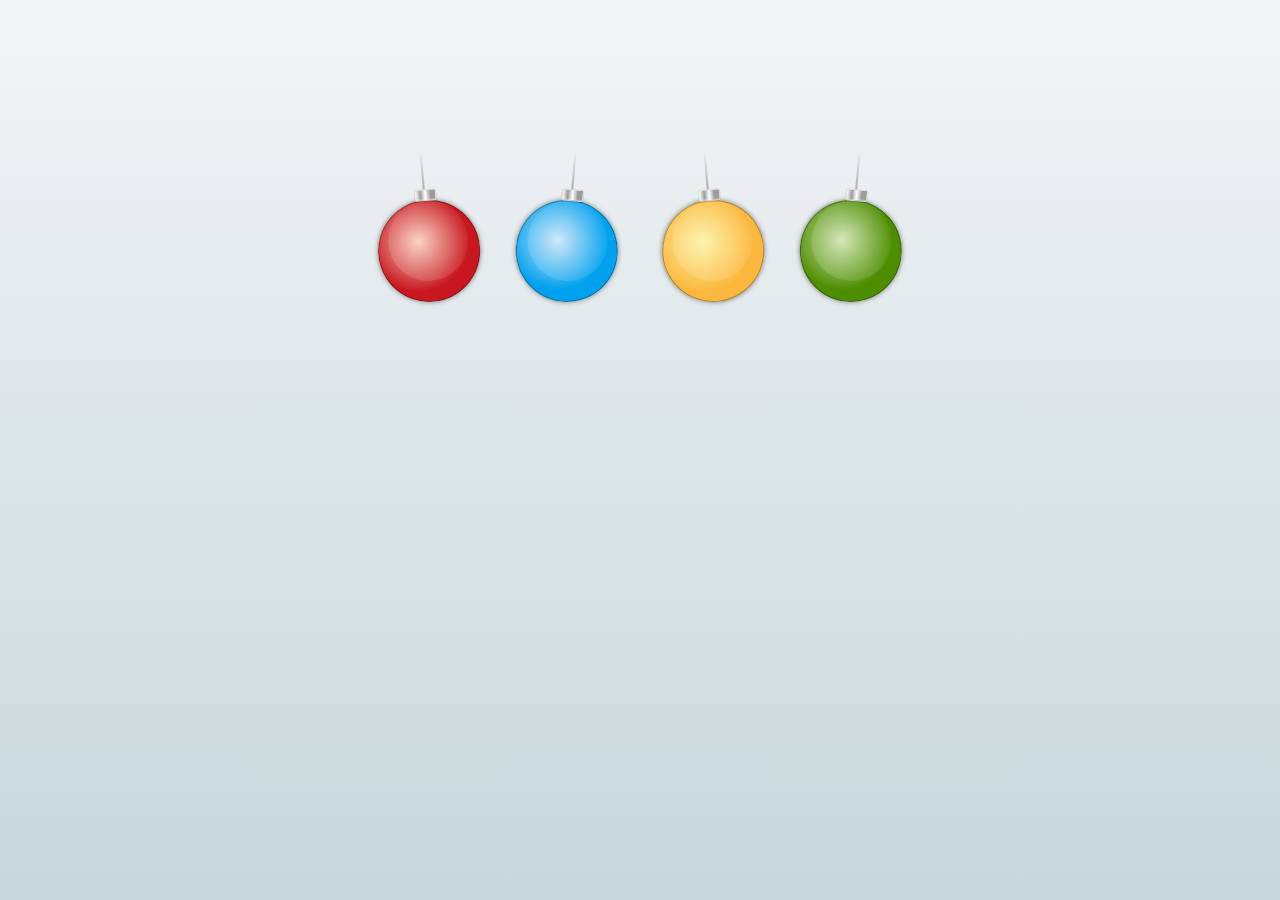
<file: Adorno Navideño 01/css3_christmas_tree_ornaments.html>
<!DOCTYPE html PUBLIC "-//W3C//DTD HTML 4.01//EN" "http://www.w3.org/TR/html4/strict.dtd">

<html>
<head>
    <title>CSS3 Christimas Tree Ornaments - Demo</title>
    <style type="text/css">
/* General */
html
{
	background: #f2f5f6; /* Fallback background color if gradients are not supported */	
	background: -moz-linear-gradient(top, #f2f5f6, #c8d7dc);
	background: -webkit-gradient(linear,left bottom,left top,color-stop(0, #c8d7dc),color-stop(1, #f2f5f6));
	height: 100%;
}

#bauble-container
{
  list-style: none; /* Remove predefined bullets */
  width: 568px; /* Actual list width after summarize widths, margins and borders */  
  margin: 150px auto; /* Now that we have the width, let's center it */
  padding: 0; /* In production, this may not be needed if you reset your styles in your global stylesheet:
                 http://sixrevisions.com/css/css-tips/css-tip-1-resetting-your-styles-with-css-reset/ */
}

#bauble-container li
{
  margin: 0 20px; /* Let's add some space */
  float: left; /* Place them in line */
}

/* This is the part where the Christmas bauble string is added */
#bauble-container li:before
{
	content: "";
	
	background: #dadada; /* Fallback */	
	background: -moz-linear-gradient(bottom, #9c9c9c, rgba(255,255,255,0) );
	background: -webkit-gradient(linear, left bottom, right top, from(#9c9c9c), color-stop(100%, rgba(255,255,255,0))); 
	
	height: 50px;
	width: 2px;
	display: block;
	margin: 0 auto;
}

/* Rotate them */
#bauble-container li:nth-child(odd)
{
	-moz-transform: rotate(-5deg); /* Firefox */
	-webkit-transform: rotate(-5deg); /* Chrome and Safari */
	-o-transform: rotate(-5deg); /* Opera */
	-ms-transform: rotate(-5deg); /* Surprise! IE9 with its own transform prefix */
}	

#bauble-container li:nth-child(even)
{
	-moz-transform: rotate(5deg);
	-webkit-transform: rotate(5deg);
	-o-transform: rotate(5deg);
	-ms-transform: rotate(5deg);
}		

/* Style the bauble */	
.bauble
{        
	-moz-border-radius: 100px;
	border-radius: 100px;
	
	-moz-box-shadow: 0 0 5px #777777;
	box-shadow: 0 0 5px #777777;
	-webkit-box-shadow: 0 0 5px #777777;
	
	border: 1px solid rgba(0,0,0,0.3);
	position: relative;
	height: 100px;
	width: 100px;
}

/* Style the bauble head */	
.bauble:before
{   
	content: "";

	background: #fff; /* Fallback */	
	background: -moz-linear-gradient(left, #fff, #9c9c9c, #fff, #9c9c9c );
	background: -webkit-gradient(linear, left center, right center, from(#fff), color-stop(25%, #9c9c9c), color-stop(50%, #fff), color-stop(75%, #9c9c9c)); 
	
	-moz-border-radius: 2px;
	border-radius: 2px;
	
	-moz-box-shadow: 0 1px 0 rgba(0,0,0,0.2), 0 -1px 0 rgba(255,255,255,0.3) inset;
	box-shadow: 0 1px 0 rgba(0,0,0,0.2), 0 -1px 0 rgba(255,255,255,0.3) inset;
	-webkit-box-shadow: 0 1px 0 rgba(0,0,0,0.2), 0 -1px 0 rgba(255,255,255,0.3) inset;
	
	border: 1px solid #dadada ;
	height: 10px;
	width: 20px;		
	position: absolute;
	left: 50%;
	top: -12px;
	margin-left: -10px;
}

/* Add bauble light reflection */	
.bauble:after
{
	content: "";
	
	-moz-border-radius: 100px;
	border-radius: 100px;
	
	background: #fff; /* Fallback */	
	background: -moz-linear-gradient(bottom, #fff, rgba(255,255,255,0.1) );
	background: -webkit-gradient(linear, left bottom, right top, from(#fff), color-stop(100%, rgba(255,255,255,0.1))); 
	
	position: absolute;
	top: 0;
	left: 50%;
	margin-left: -40px;
	opacity: 0.15;
	height: 80px;
	width: 80px;
}

/* Colorize them */
.red-bauble
{               
	background: #c8171f; 
	background: -moz-radial-gradient(center 45deg,circle cover, #f9d0be, #c8171f);
	background: -webkit-gradient(radial, 40% 40%, 0, 40% 40%, 50, from(#f9d0be), to(#c8171f)); 
}

.blue-bauble
{               
	background: #00a1ee; /* Fallback */	
	background: -moz-radial-gradient(center 45deg,circle cover, #cde6f9, #00a1ee);
	background: -webkit-gradient(radial, 40% 40%, 0, 40% 40%, 50, from(#cde6f9), to(#00a1ee)); 
}

.yellow-bauble
{               
	background: #fcb83d; /* Fallback */	
	background: -moz-radial-gradient(center 45deg,circle cover, #fcf3a6, #fcb83d);
	background: -webkit-gradient(radial, 40% 40%, 0, 40% 40%, 50, from(#fcf3a6), to(#fcb83d)); 
}

.green-bauble
{               
	background: #4d8d00; /* Fallback */	
	background: -moz-radial-gradient(center 45deg,circle cover, #d1e5b2, #4d8d00);
	background: -webkit-gradient(radial, 40% 40%, 0, 40% 40%, 50, from(#d1e5b2), to(#4d8d00)); 
}    
    </style>

</head>
<body>
<ul id="bauble-container">
	<li>
		<div class="bauble red-bauble"></div>
	</li>
	<li>	
		<div class="bauble blue-bauble"></div>
	</li>
	<li>	
		<div class="bauble yellow-bauble"></div>	
	</li>	
	<li>	
		<div class="bauble green-bauble"></div>
	</li>	
</ul>	
</body>
</html>
</file>
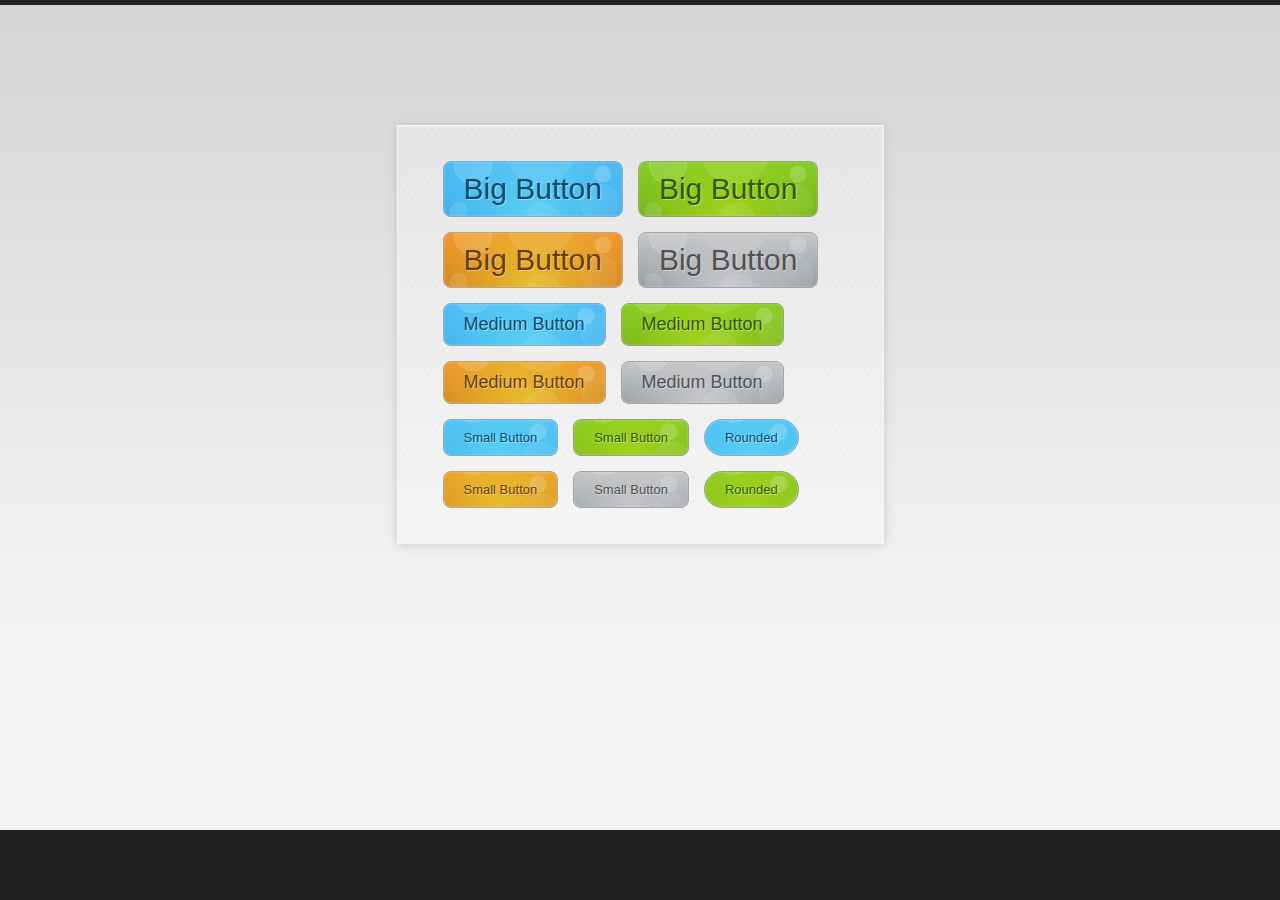
<file: Botones 01/Botones.html>
<!DOCTYPE html>
<html>
<head>
<meta http-equiv="Content-Type" content="text/html; charset=utf-8" />
<title>CSS3 Animated Bubble Buttons | Tutorialzine Demo</title>

<link rel="stylesheet" type="text/css" href="css/page.css" />
<link rel="stylesheet" type="text/css" href="buttons/buttons.css" />

</head>

<body>

<div id="buttonContainer">
	
    <a href="#" class="button big blue">Big Button</a>
    <a href="#" class="button big green">Big Button</a>
    <a href="#" class="button big orange">Big Button</a>
    <a href="#" class="button big gray">Big Button</a>
    
    <a href="#" class="button blue medium">Medium Button</a>
    <a href="#" class="button green medium">Medium Button</a>
    <a href="#" class="button orange medium">Medium Button</a>
    <a href="#" class="button gray medium">Medium Button</a>
    
    <a href="#" class="button small blue">Small Button</a>
    <a href="#" class="button small green">Small Button</a>
    <a href="#" class="button small blue rounded">Rounded</a>
    
    <a href="#" class="button small orange">Small Button</a>
    <a href="#" class="button small gray">Small Button</a>
        
    <a href="#" class="button small green rounded">Rounded</a>
    
</div>


<div id="footer">
	
</div>

    
</body>
</html>
</file>
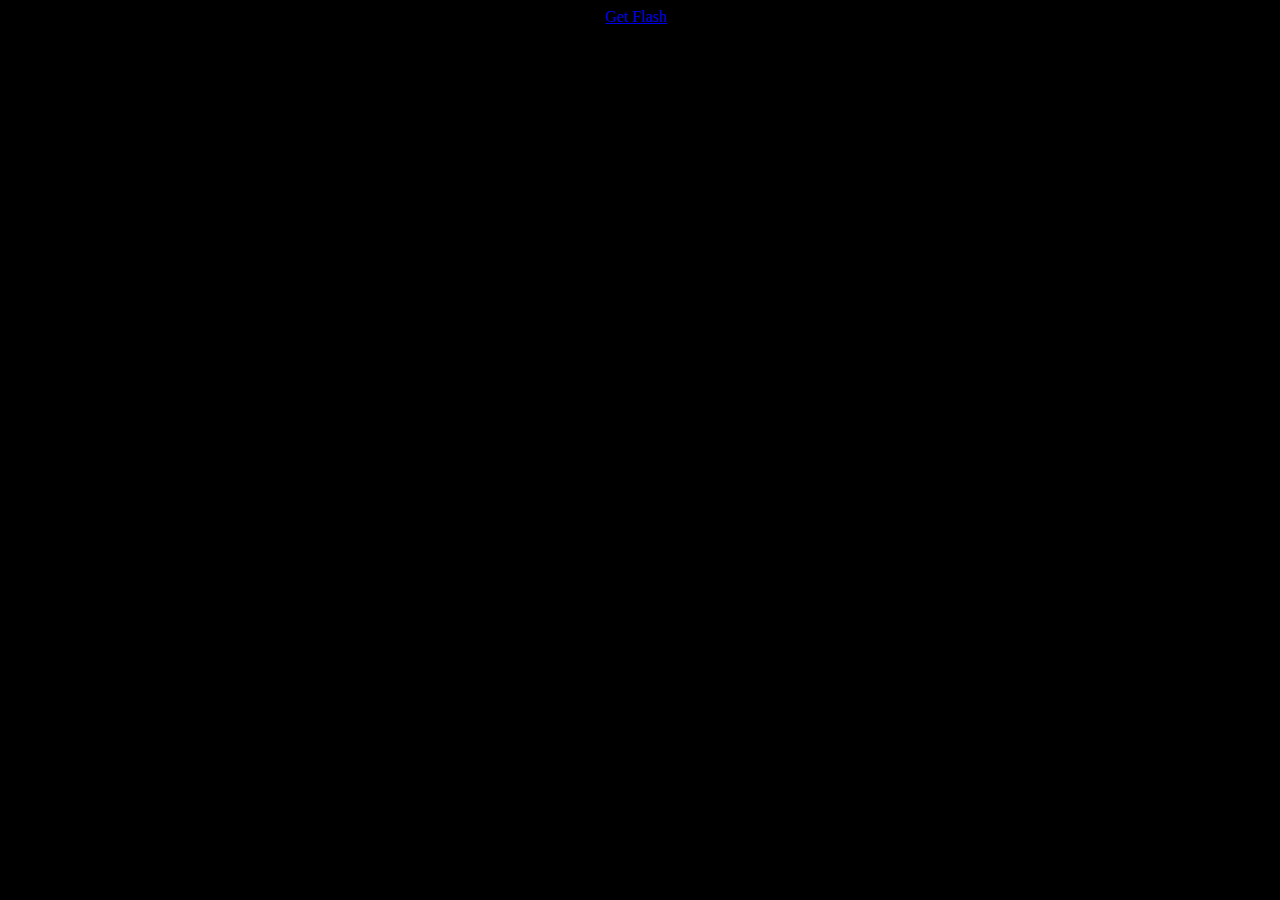
<file: HDR Animado/intrepid.html>
<!-- saved from url=(0013)about:internet -->
<html lang="en">
<head>
<meta http-equiv="Content-Type" content="text/html; charset=iso-8859-1" />
<title>Animated HDR Photo with Flash</title>
<script language="JavaScript" type="text/javascript">
<!--
//v1.7
// Flash Player Version Detection
// Detect Client Browser type
// Copyright 2005-2008 Adobe Systems Incorporated.  All rights reserved.
var isIE  = (navigator.appVersion.indexOf("MSIE") != -1) ? true : false;
var isWin = (navigator.appVersion.toLowerCase().indexOf("win") != -1) ? true : false;
var isOpera = (navigator.userAgent.indexOf("Opera") != -1) ? true : false;
function ControlVersion()
{
	var version;
	var axo;
	var e;
	// NOTE : new ActiveXObject(strFoo) throws an exception if strFoo isn't in the registry
	try {
		// version will be set for 7.X or greater players
		axo = new ActiveXObject("ShockwaveFlash.ShockwaveFlash.7");
		version = axo.GetVariable("$version");
	} catch (e) {
	}
	if (!version)
	{
		try {
			// version will be set for 6.X players only
			axo = new ActiveXObject("ShockwaveFlash.ShockwaveFlash.6");
			
			// installed player is some revision of 6.0
			// GetVariable("$version") crashes for versions 6.0.22 through 6.0.29,
			// so we have to be careful. 
			
			// default to the first public version
			version = "WIN 6,0,21,0";
			// throws if AllowScripAccess does not exist (introduced in 6.0r47)		
			axo.AllowScriptAccess = "always";
			// safe to call for 6.0r47 or greater
			version = axo.GetVariable("$version");
		} catch (e) {
		}
	}
	if (!version)
	{
		try {
			// version will be set for 4.X or 5.X player
			axo = new ActiveXObject("ShockwaveFlash.ShockwaveFlash.3");
			version = axo.GetVariable("$version");
		} catch (e) {
		}
	}
	if (!version)
	{
		try {
			// version will be set for 3.X player
			axo = new ActiveXObject("ShockwaveFlash.ShockwaveFlash.3");
			version = "WIN 3,0,18,0";
		} catch (e) {
		}
	}
	if (!version)
	{
		try {
			// version will be set for 2.X player
			axo = new ActiveXObject("ShockwaveFlash.ShockwaveFlash");
			version = "WIN 2,0,0,11";
		} catch (e) {
			version = -1;
		}
	}
	
	return version;
}
// JavaScript helper required to detect Flash Player PlugIn version information
function GetSwfVer(){
	// NS/Opera version >= 3 check for Flash plugin in plugin array
	var flashVer = -1;
	
	if (navigator.plugins != null && navigator.plugins.length > 0) {
		if (navigator.plugins["Shockwave Flash 2.0"] || navigator.plugins["Shockwave Flash"]) {
			var swVer2 = navigator.plugins["Shockwave Flash 2.0"] ? " 2.0" : "";
			var flashDescription = navigator.plugins["Shockwave Flash" + swVer2].description;
			var descArray = flashDescription.split(" ");
			var tempArrayMajor = descArray[2].split(".");			
			var versionMajor = tempArrayMajor[0];
			var versionMinor = tempArrayMajor[1];
			var versionRevision = descArray[3];
			if (versionRevision == "") {
				versionRevision = descArray[4];
			}
			if (versionRevision[0] == "d") {
				versionRevision = versionRevision.substring(1);
			} else if (versionRevision[0] == "r") {
				versionRevision = versionRevision.substring(1);
				if (versionRevision.indexOf("d") > 0) {
					versionRevision = versionRevision.substring(0, versionRevision.indexOf("d"));
				}
			}
			var flashVer = versionMajor + "." + versionMinor + "." + versionRevision;
		}
	}
	// MSN/WebTV 2.6 supports Flash 4
	else if (navigator.userAgent.toLowerCase().indexOf("webtv/2.6") != -1) flashVer = 4;
	// WebTV 2.5 supports Flash 3
	else if (navigator.userAgent.toLowerCase().indexOf("webtv/2.5") != -1) flashVer = 3;
	// older WebTV supports Flash 2
	else if (navigator.userAgent.toLowerCase().indexOf("webtv") != -1) flashVer = 2;
	else if ( isIE && isWin && !isOpera ) {
		flashVer = ControlVersion();
	}	
	return flashVer;
}
// When called with reqMajorVer, reqMinorVer, reqRevision returns true if that version or greater is available
function DetectFlashVer(reqMajorVer, reqMinorVer, reqRevision)
{
	versionStr = GetSwfVer();
	if (versionStr == -1 ) {
		return false;
	} else if (versionStr != 0) {
		if(isIE && isWin && !isOpera) {
			// Given "WIN 2,0,0,11"
			tempArray         = versionStr.split(" "); 	// ["WIN", "2,0,0,11"]
			tempString        = tempArray[1];			// "2,0,0,11"
			versionArray      = tempString.split(",");	// ['2', '0', '0', '11']
		} else {
			versionArray      = versionStr.split(".");
		}
		var versionMajor      = versionArray[0];
		var versionMinor      = versionArray[1];
		var versionRevision   = versionArray[2];
        	// is the major.revision >= requested major.revision AND the minor version >= requested minor
		if (versionMajor > parseFloat(reqMajorVer)) {
			return true;
		} else if (versionMajor == parseFloat(reqMajorVer)) {
			if (versionMinor > parseFloat(reqMinorVer))
				return true;
			else if (versionMinor == parseFloat(reqMinorVer)) {
				if (versionRevision >= parseFloat(reqRevision))
					return true;
			}
		}
		return false;
	}
}
function AC_AddExtension(src, ext)
{
  if (src.indexOf('?') != -1)
    return src.replace(/\?/, ext+'?'); 
  else
    return src + ext;
}
function AC_Generateobj(objAttrs, params, embedAttrs) 
{ 
  var str = '';
  if (isIE && isWin && !isOpera)
  {
    str += '<object ';
    for (var i in objAttrs)
    {
      str += i + '="' + objAttrs[i] + '" ';
    }
    str += '>';
    for (var i in params)
    {
      str += '<param name="' + i + '" value="' + params[i] + '" /> ';
    }
    str += '</object>';
  }
  else
  {
    str += '<embed ';
    for (var i in embedAttrs)
    {
      str += i + '="' + embedAttrs[i] + '" ';
    }
    str += '> </embed>';
  }
  document.write(str);
}
function AC_FL_RunContent(){
  var ret = 
    AC_GetArgs
    (  arguments, ".swf", "movie", "clsid:d27cdb6e-ae6d-11cf-96b8-444553540000"
     , "application/x-shockwave-flash"
    );
  AC_Generateobj(ret.objAttrs, ret.params, ret.embedAttrs);
}
function AC_SW_RunContent(){
  var ret = 
    AC_GetArgs
    (  arguments, ".dcr", "src", "clsid:166B1BCA-3F9C-11CF-8075-444553540000"
     , null
    );
  AC_Generateobj(ret.objAttrs, ret.params, ret.embedAttrs);
}
function AC_GetArgs(args, ext, srcParamName, classid, mimeType){
  var ret = new Object();
  ret.embedAttrs = new Object();
  ret.params = new Object();
  ret.objAttrs = new Object();
  for (var i=0; i < args.length; i=i+2){
    var currArg = args[i].toLowerCase();    
    switch (currArg){	
      case "classid":
        break;
      case "pluginspage":
        ret.embedAttrs[args[i]] = args[i+1];
        break;
      case "src":
      case "movie":	
        args[i+1] = AC_AddExtension(args[i+1], ext);
        ret.embedAttrs["src"] = args[i+1];
        ret.params[srcParamName] = args[i+1];
        break;
      case "onafterupdate":
      case "onbeforeupdate":
      case "onblur":
      case "oncellchange":
      case "onclick":
      case "ondblclick":
      case "ondrag":
      case "ondragend":
      case "ondragenter":
      case "ondragleave":
      case "ondragover":
      case "ondrop":
      case "onfinish":
      case "onfocus":
      case "onhelp":
      case "onmousedown":
      case "onmouseup":
      case "onmouseover":
      case "onmousemove":
      case "onmouseout":
      case "onkeypress":
      case "onkeydown":
      case "onkeyup":
      case "onload":
      case "onlosecapture":
      case "onpropertychange":
      case "onreadystatechange":
      case "onrowsdelete":
      case "onrowenter":
      case "onrowexit":
      case "onrowsinserted":
      case "onstart":
      case "onscroll":
      case "onbeforeeditfocus":
      case "onactivate":
      case "onbeforedeactivate":
      case "ondeactivate":
      case "type":
      case "codebase":
      case "id":
        ret.objAttrs[args[i]] = args[i+1];
        break;
      case "width":
      case "height":
      case "align":
      case "vspace": 
      case "hspace":
      case "class":
      case "title":
      case "accesskey":
      case "name":
      case "tabindex":
        ret.embedAttrs[args[i]] = ret.objAttrs[args[i]] = args[i+1];
        break;
      default:
        ret.embedAttrs[args[i]] = ret.params[args[i]] = args[i+1];
    }
  }
  ret.objAttrs["classid"] = classid;
  if (mimeType) ret.embedAttrs["type"] = mimeType;
  return ret;
}
// -->
</script>
<script language="JavaScript" type="text/javascript">
<!--
// -----------------------------------------------------------------------------
// Globals
// Major version of Flash required
var requiredMajorVersion = 9;
// Minor version of Flash required
var requiredMinorVersion = 0;
// Revision of Flash required
var requiredRevision = 124;
// -----------------------------------------------------------------------------
// -->
</script>
</head>
<body bgcolor="#000000">
<!--url's used in the movie-->
<!--text used in the movie-->
<script language="JavaScript" type="text/javascript">
<!--
var hasRightVersion = DetectFlashVer(requiredMajorVersion, requiredMinorVersion, requiredRevision);
if(hasRightVersion) {  // if we've detected an acceptable version
	// embed the flash movie
	AC_FL_RunContent(
		'codebase', 'http://download.macromedia.com/pub/shockwave/cabs/flash/swflash.cab#version=9,0,124,0',
		'width', '100%',
		'height', '100%',
		'src', 'intrepid',
		'quality', 'best',
		'pluginspage', 'http://www.adobe.com/go/getflashplayer',
		'align', 'middle',
		'play', 'true',
		'loop', 'false',
		'scale', 'exactfit',
		'wmode', 'gpu',
		'devicefont', 'false',
		'id', 'intrepid',
		'bgcolor', '#000000',
		'name', 'intrepid',
		'menu', 'false',
		'allowFullScreen', 'false',
		'allowScriptAccess','sameDomain',
		'movie', 'intrepid',
		'salign', ''
		); //end AC code
} else {  // flash is too old or we can't detect the plugin
	var alternateContent = 'Alternate HTML content should be placed here.'
		+ 'This content requires the Adobe Flash Player.'
		+ '<a href="http://www.adobe.com/go/getflashplayer/">Get Flash</a>';
	document.write(alternateContent);  // insert non-flash content
}
// -->
</script>
<noscript>
	// Provide alternate content for browsers that do not support scripting
	// or for those that have scripting disabled.
  	Alternate HTML content should be placed here. This content requires the Adobe Flash Player.
  	<a href="http://www.adobe.com/go/getflashplayer/">Get Flash</a>
</noscript>
</body>
</html>
</file>
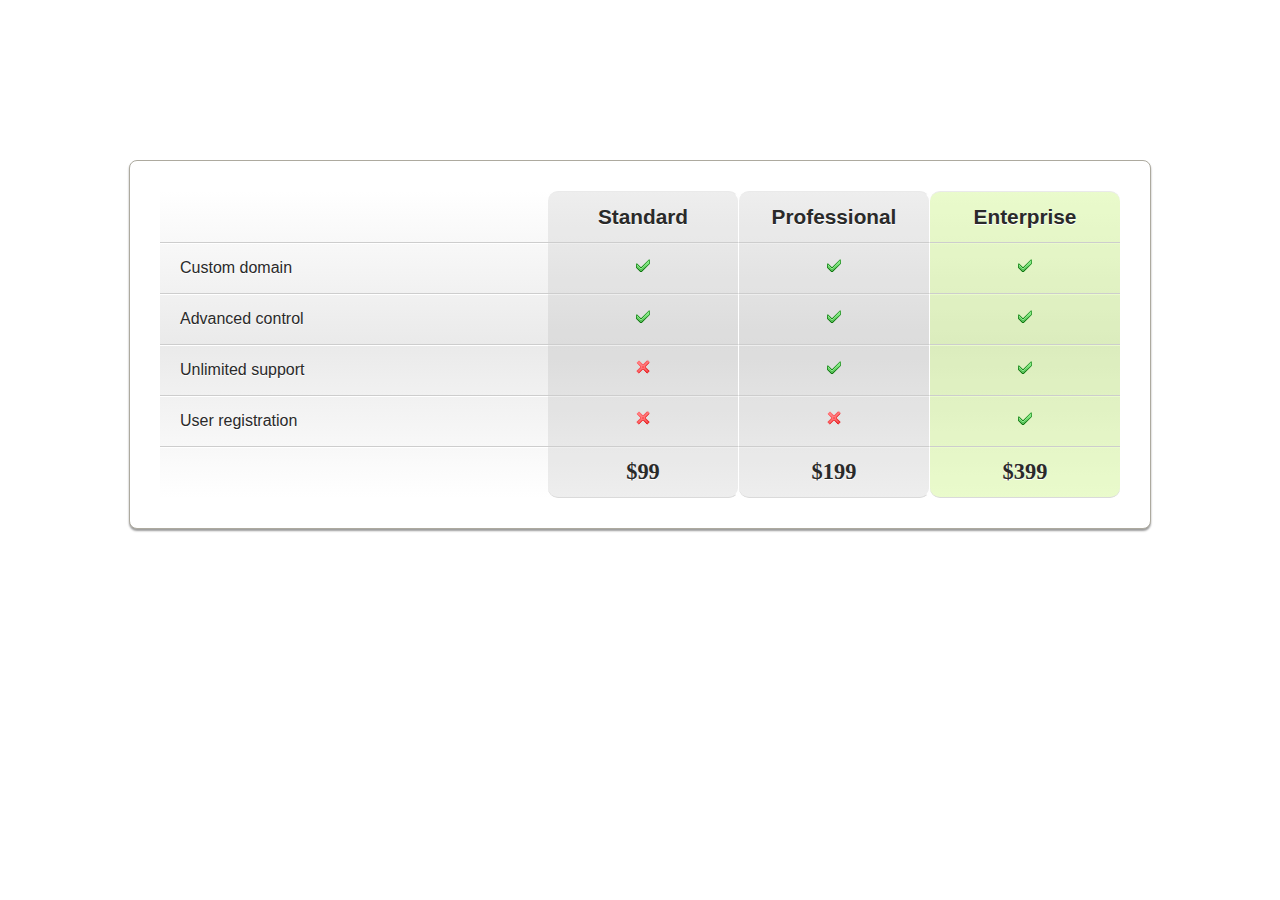
<file: Tabla 01/feature-table-ie.html>
<!DOCTYPE HTML PUBLIC "-//W3C//DTD HTML 4.01//EN" "http://www.w3.org/TR/html4/strict.dtd">
<html lang="en"><head>
<meta http-equiv="content-type" content="text/html; charset=ISO-8859-1">  
 
    <title>CSS3 Feature Table - IE Graceful Degradation</title> 
    <style type="text/css">    
/*General styles*/
body
{
	margin: 0;
	padding: 0;
	background: white url(http://www.red-team-design.com/wp-content/themes/redv2/images/back.jpg) no-repeat left top;
}

#main
{
	width: 960px;
	margin: 160px auto 0 auto;
	background: white;
	-moz-border-radius: 8px;
	-webkit-border-radius: 8px;
	padding: 30px;
	border: 1px solid #adaa9f;
	-moz-box-shadow: 0 2px 2px #9c9c9c;
	-webkit-box-shadow: 0 2px 2px #9c9c9c;
}

/*Features table------------------------------------------------------------*/
.features-table
{
  width: 100%;
  margin: 0 auto;
  border-collapse: separate;
  border-spacing: 0;
  text-shadow: 0 1px 0 #fff;
  color: #2a2a2a;
  background: #fafafa;  
  background-image: -moz-linear-gradient(top, #fff, #eaeaea, #fff); /* Firefox 3.6 */
  background-image: -webkit-gradient(linear,center bottom,center top,from(#fff),color-stop(0.5, #eaeaea),to(#fff)); 
  font-family: Verdana,Arial,Helvetica
}

.features-table td
{
  height: 50px;
  line-height: 50px;
  padding: 0 20px;
  border-bottom: 1px solid #cdcdcd;
  box-shadow: 0 1px 0 white;
  -moz-box-shadow: 0 1px 0 white;
  -webkit-box-shadow: 0 1px 0 white;
  white-space: nowrap;
}

.no-border td
{
  border-bottom: none;
  box-shadow: none;
  -moz-box-shadow: none;
  -webkit-box-shadow: none;     
}

.col-cell
{
  text-align: center;
  width: 150px;
  font: normal 1em Verdana, Arial, Helvetica;  
}

.col-cell1, .col-cell2
{
  background: #efefef;
  background: rgba(144,144,144,0.15);
  border-right: 1px solid white;
}

.col-cell3
{
  background: #e7f3d4;  
  background: rgba(184,243,85,0.3);
}

.col-cellh
{
  font: bold 1.3em 'trebuchet MS', 'Lucida Sans', Arial;  
  -moz-border-radius-topright: 10px;
  -moz-border-radius-topleft: 10px; 
  border-top-right-radius: 10px;
  border-top-left-radius: 10px;
  border-top: 1px solid #eaeaea !important; 
}

.col-cellf
{
  font: bold 1.4em Georgia;   
  -moz-border-radius-bottomright: 10px;
  -moz-border-radius-bottomleft: 10px; 
  border-bottom-right-radius: 10px;
  border-bottom-left-radius: 10px;
  border-bottom: 1px solid #dadada !important;
}
/**/
    </style>
</head>
<body>
    <div id="main">
	
		<table class="features-table">
				<tr>
					<td></td>
					<td class="col-cell col-cell1 col-cellh">Standard</td>
					<td class="col-cell col-cell2 col-cellh">Professional</td>
					<td class="col-cell col-cell3 col-cellh">Enterprise</td>			
				</tr>
				<tr>
					<td>Custom domain</td>
					<td class="col-cell col-cell1"><img src="check.png" width="16" height="16"></td>
					<td class="col-cell col-cell2"><img src="check.png" width="16" height="16"></td>
					<td class="col-cell col-cell3"><img src="check.png" width="16" height="16"></td>			
				</tr>
				<tr>
					<td>Advanced control</td>
					<td class="col-cell col-cell1"><img src="check.png" width="16" height="16"></td>
					<td class="col-cell col-cell2"><img src="check.png" width="16" height="16"></td>
					<td class="col-cell col-cell3"><img src="check.png" width="16" height="16"></td>			
				</tr>
				<tr>
					<td>Unlimited support</td>
					<td class="col-cell col-cell1"><img src="cross.png" width="16" height="16"></td>
					<td class="col-cell col-cell2"><img src="check.png" width="16" height="16"></td>
					<td class="col-cell col-cell3"><img src="check.png" width="16" height="16"></td>
				</tr>
				<tr>
					<td>User registration</td>
					<td class="col-cell col-cell1"><img src="cross.png" width="16" height="16"></td>
					<td class="col-cell col-cell2"><img src="cross.png" width="16" height="16"></td>
					<td class="col-cell col-cell3"><img src="check.png" width="16" height="16"></td>
				</tr>
				<tr class="no-border">
					<td></td>
					<td class="col-cell col-cell1 col-cellf">$99</td>
					<td class="col-cell col-cell2 col-cellf">$199</td>
					<td class="col-cell col-cell3 col-cellf">$399</td>				
				</tr>		
	</table>
	
	</div>

</body>
</html>
</file>
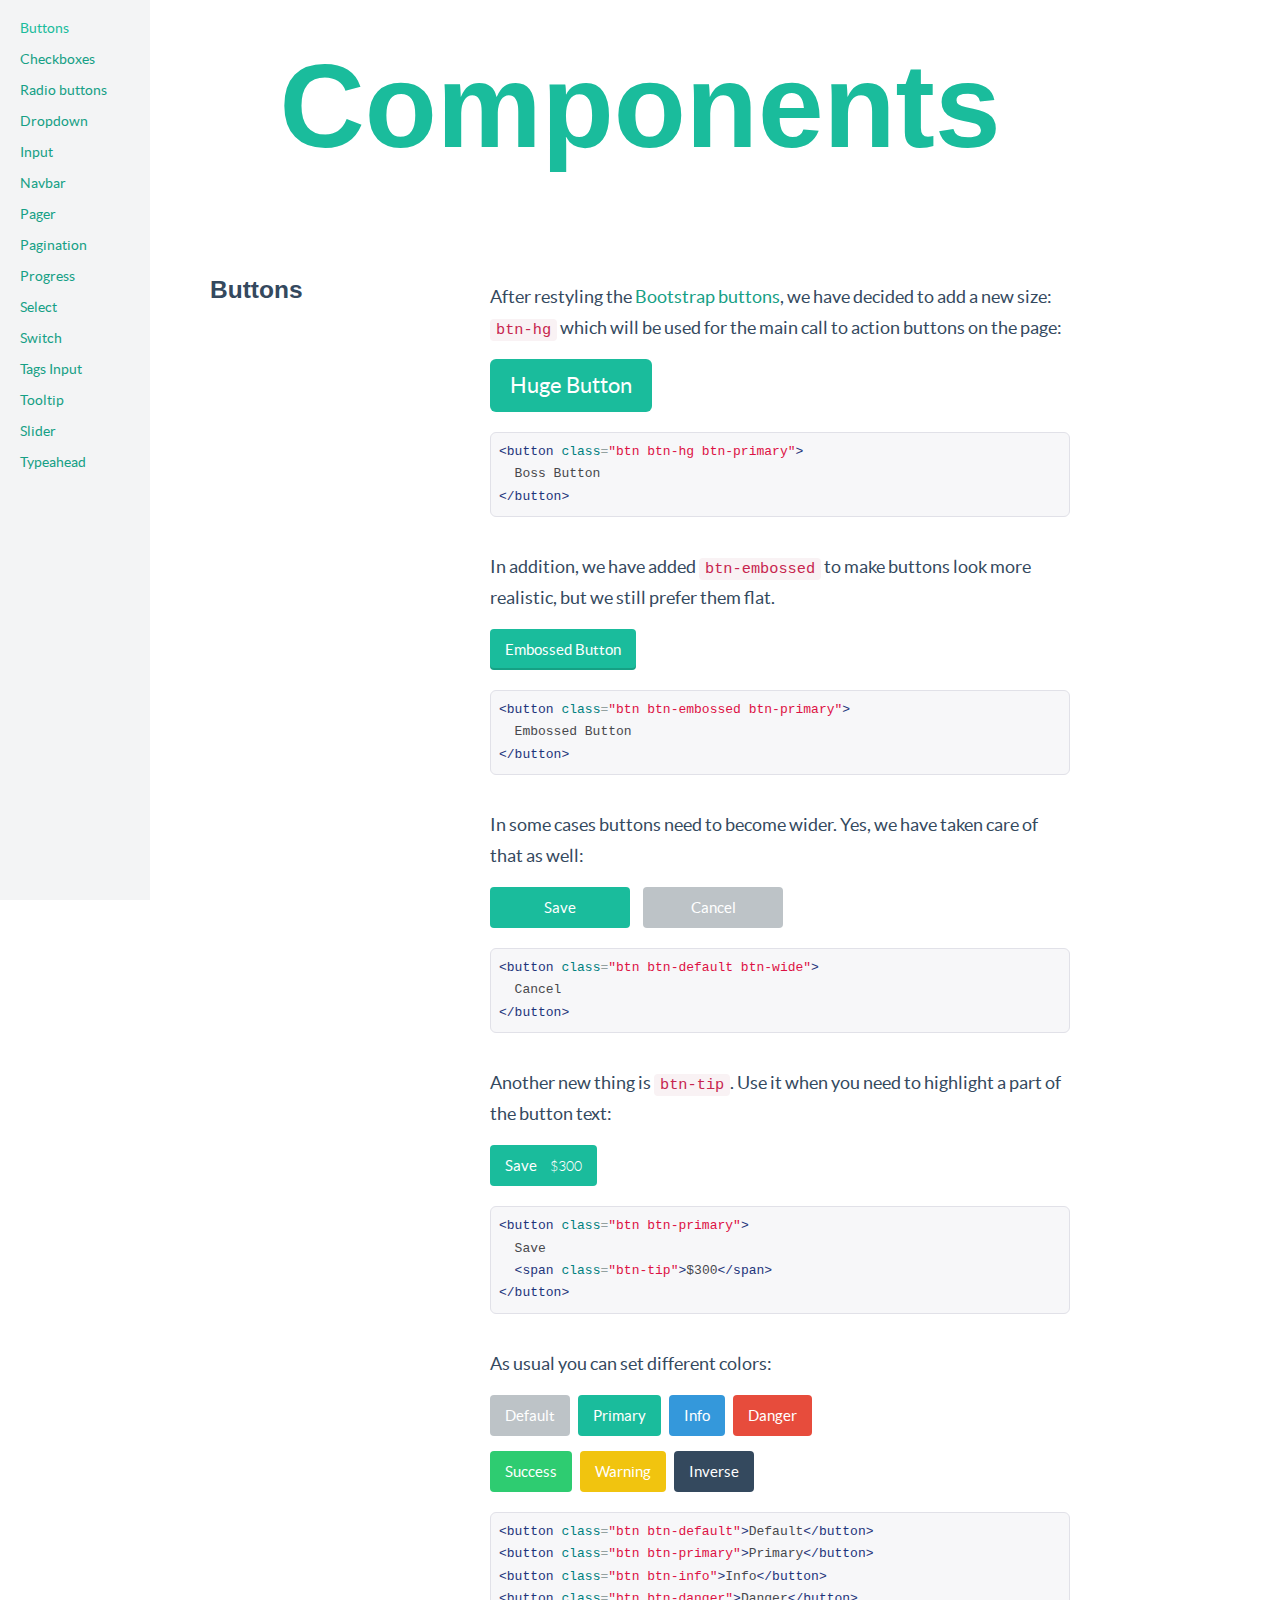
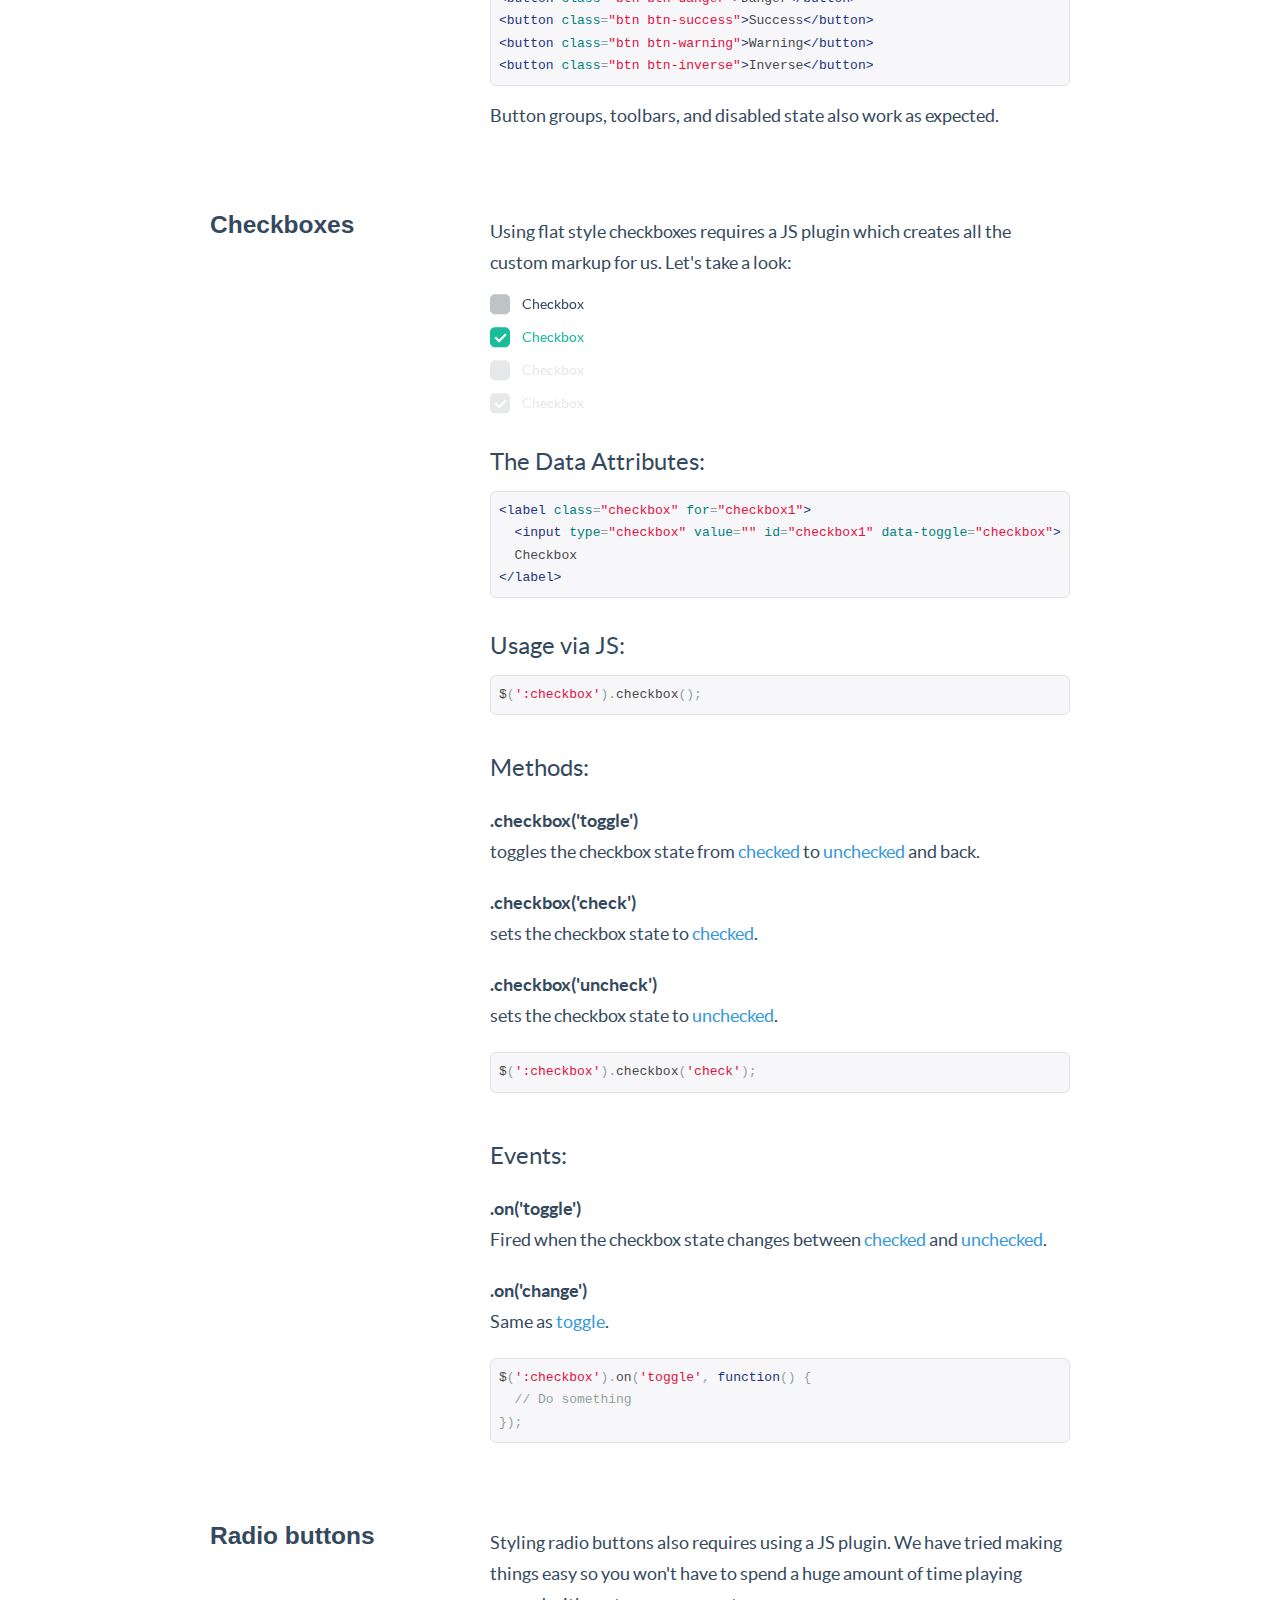
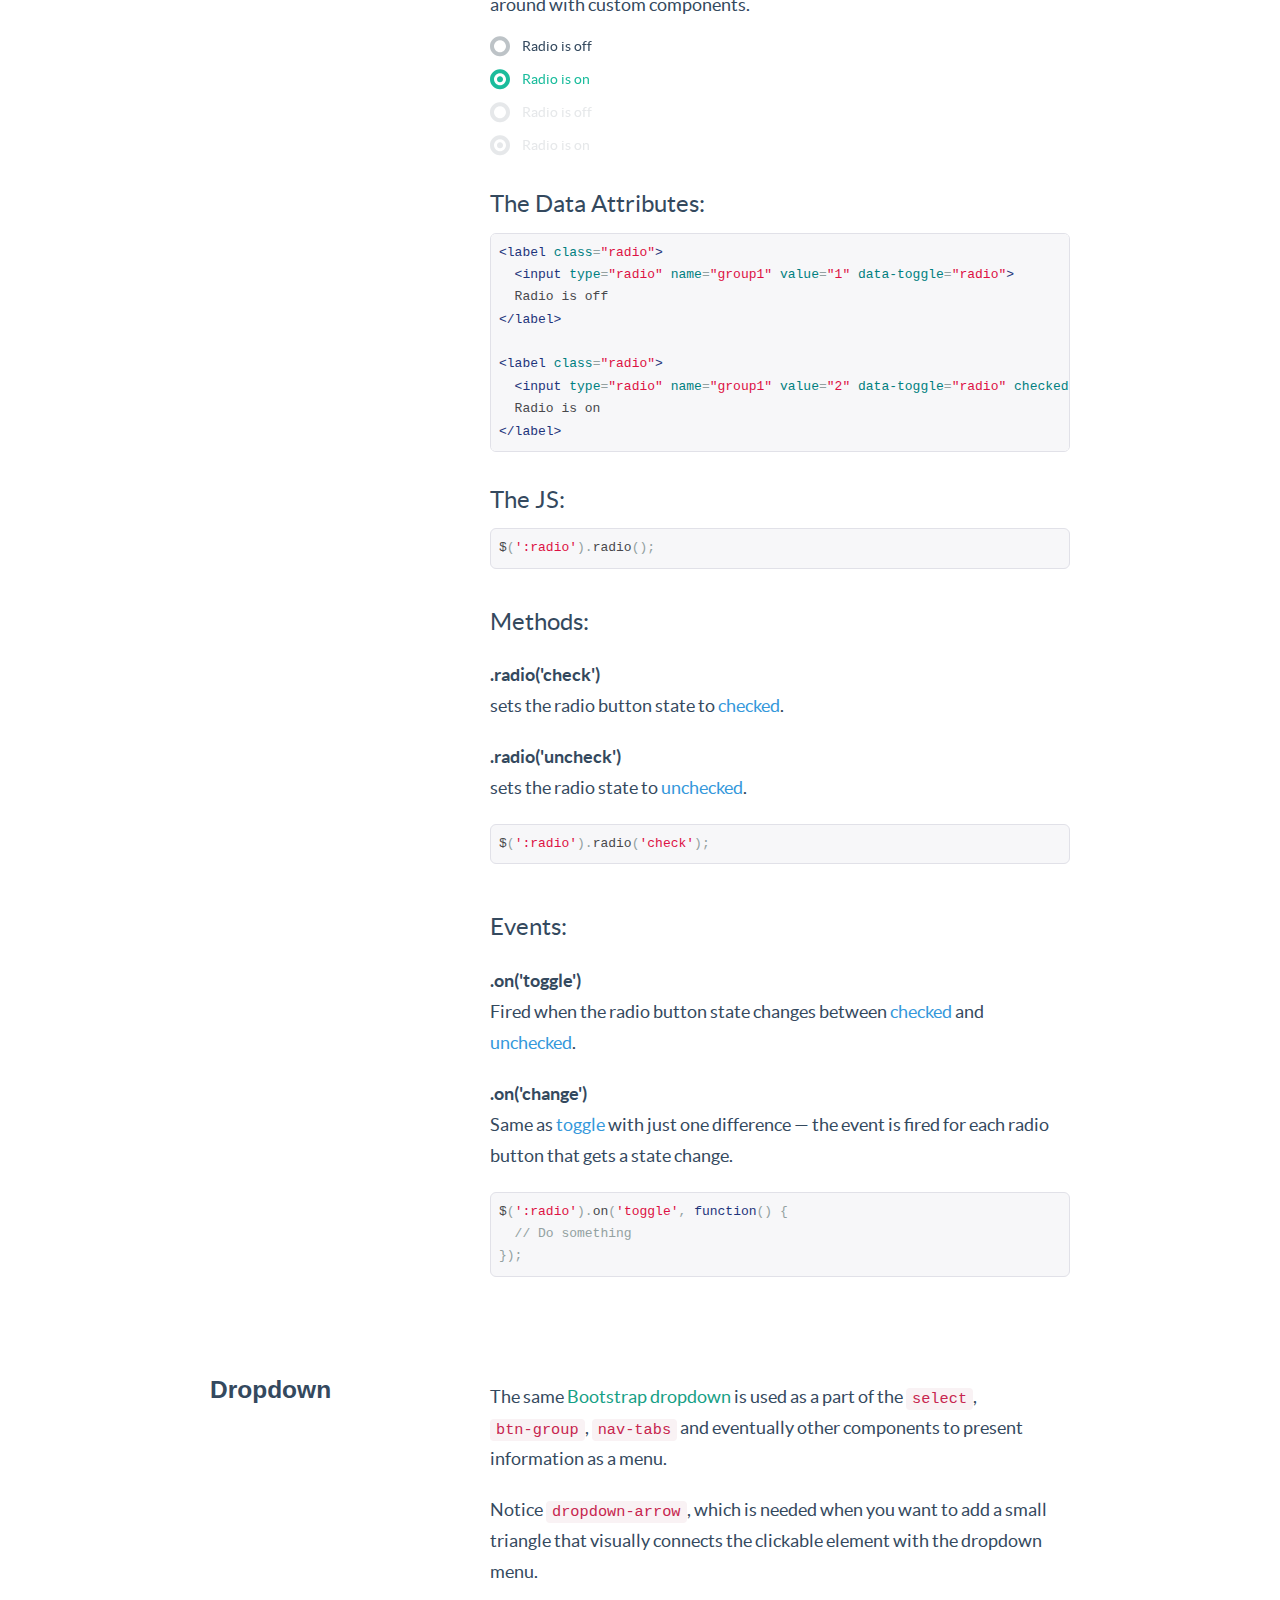
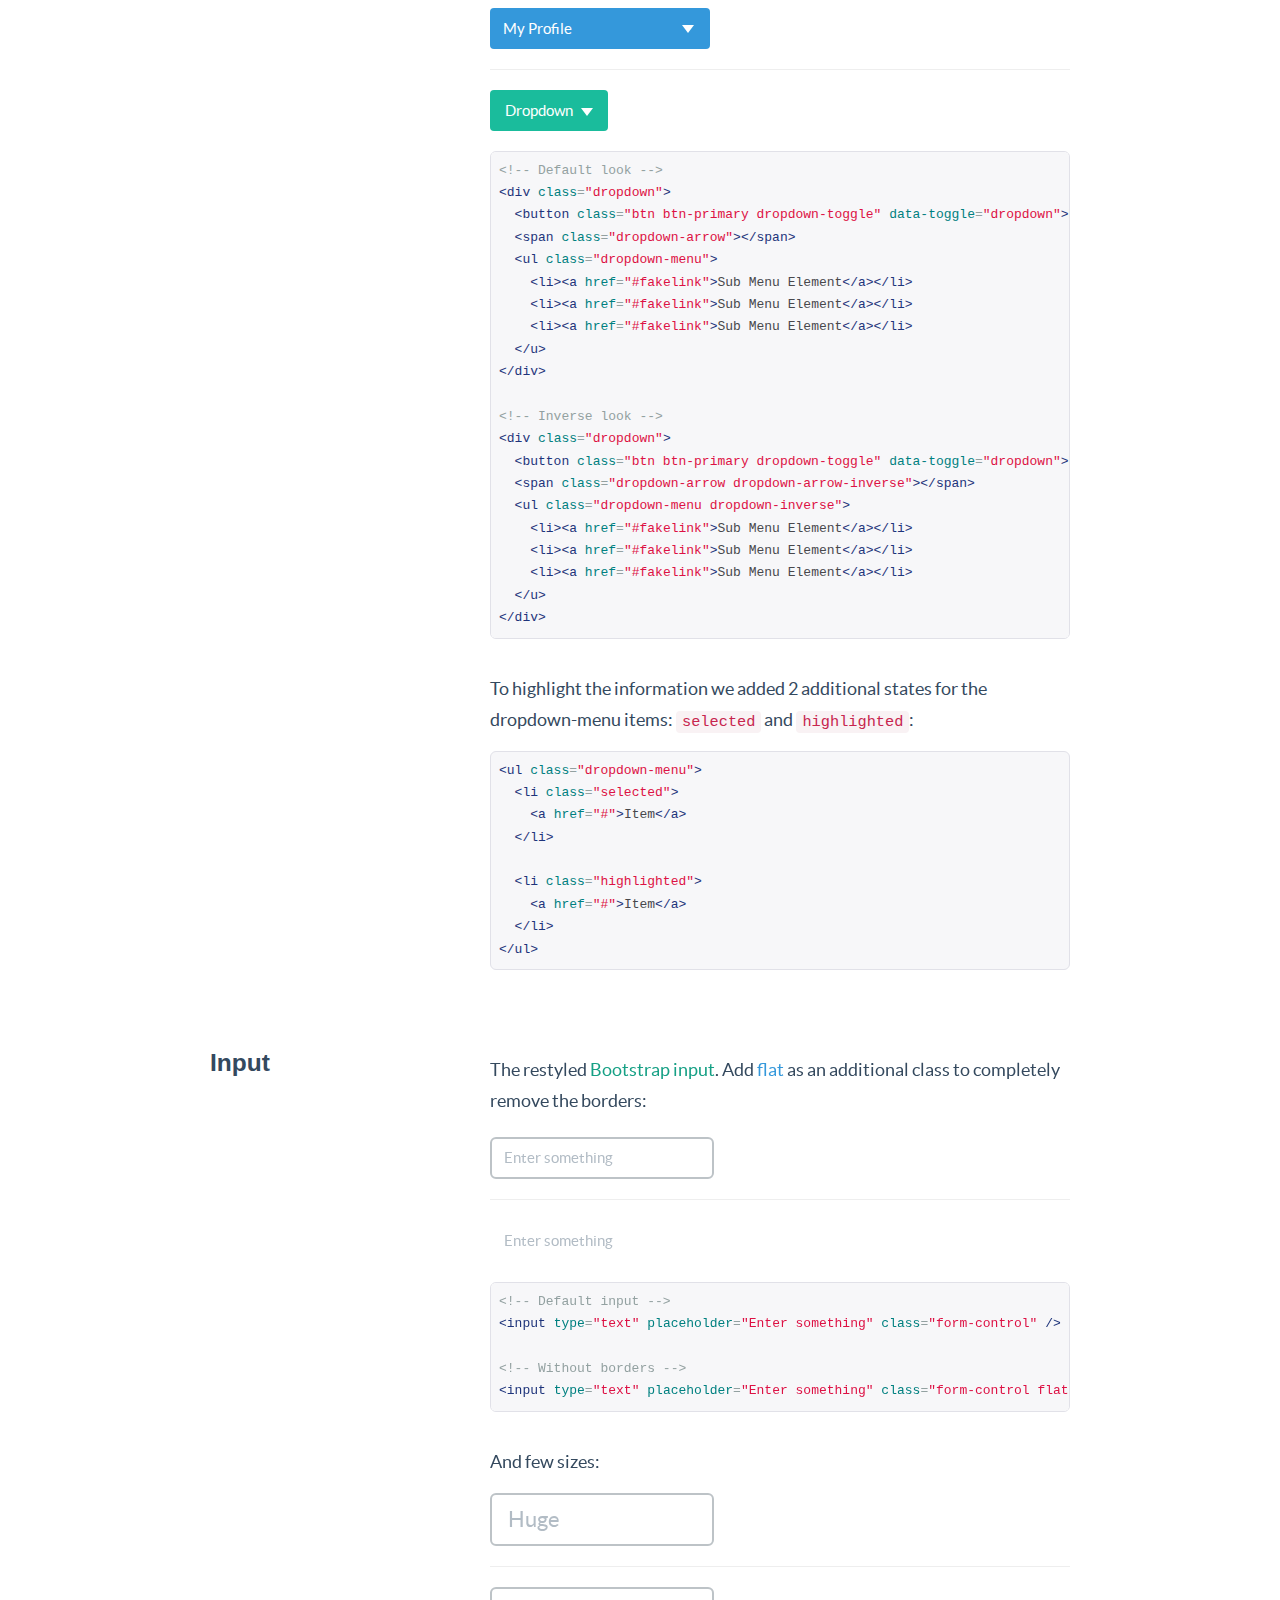
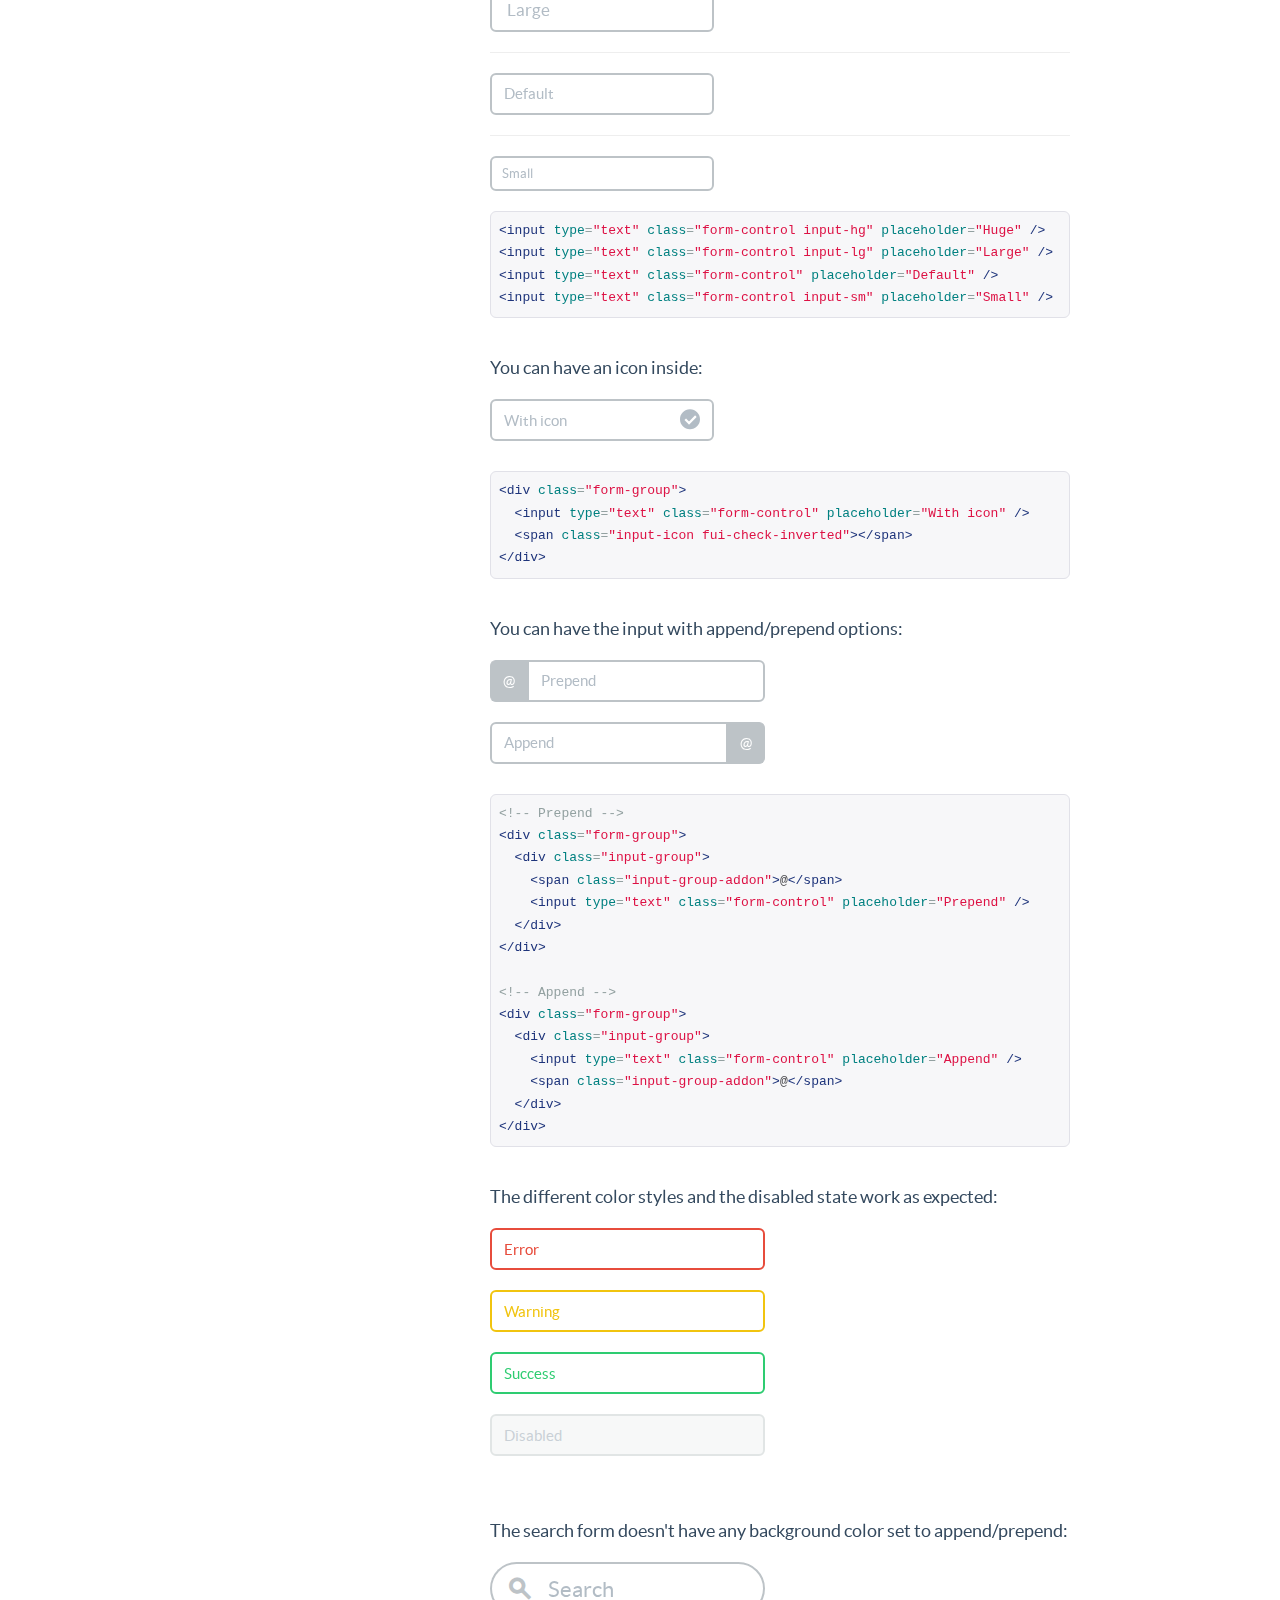
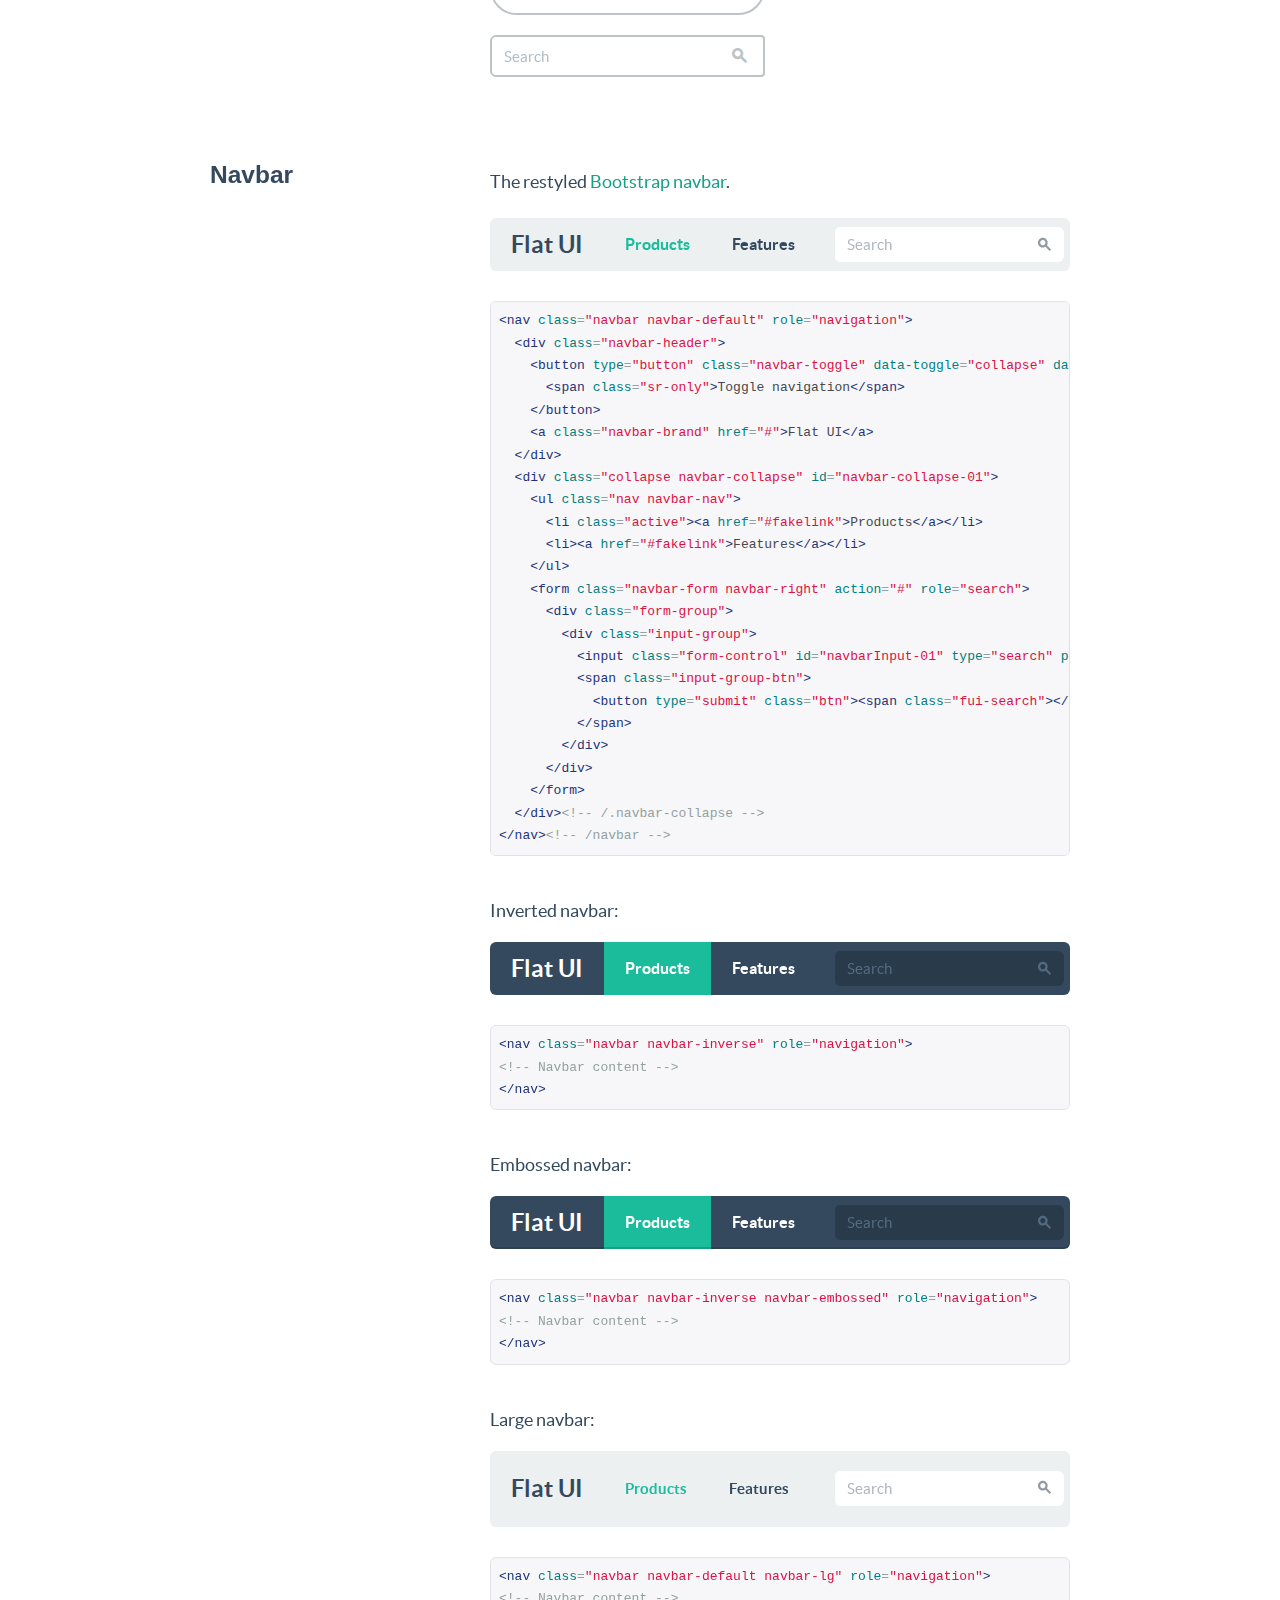
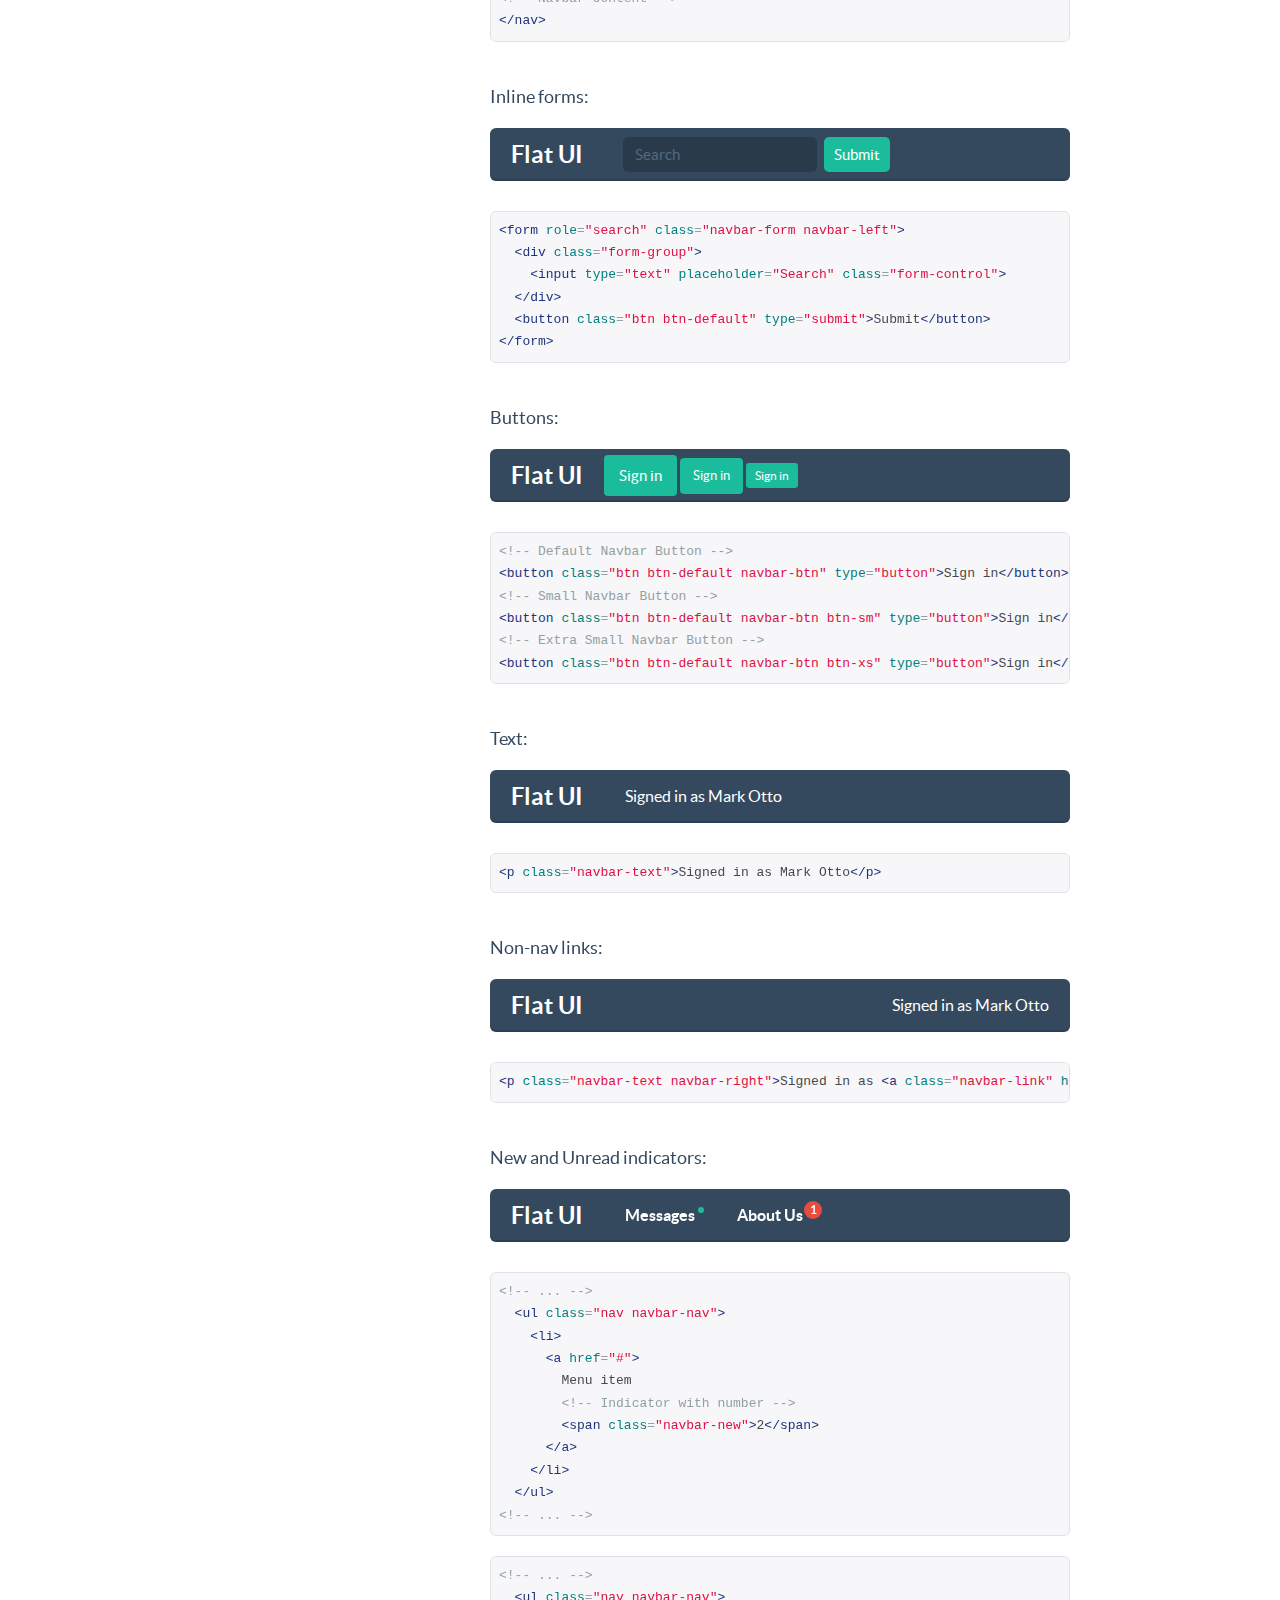
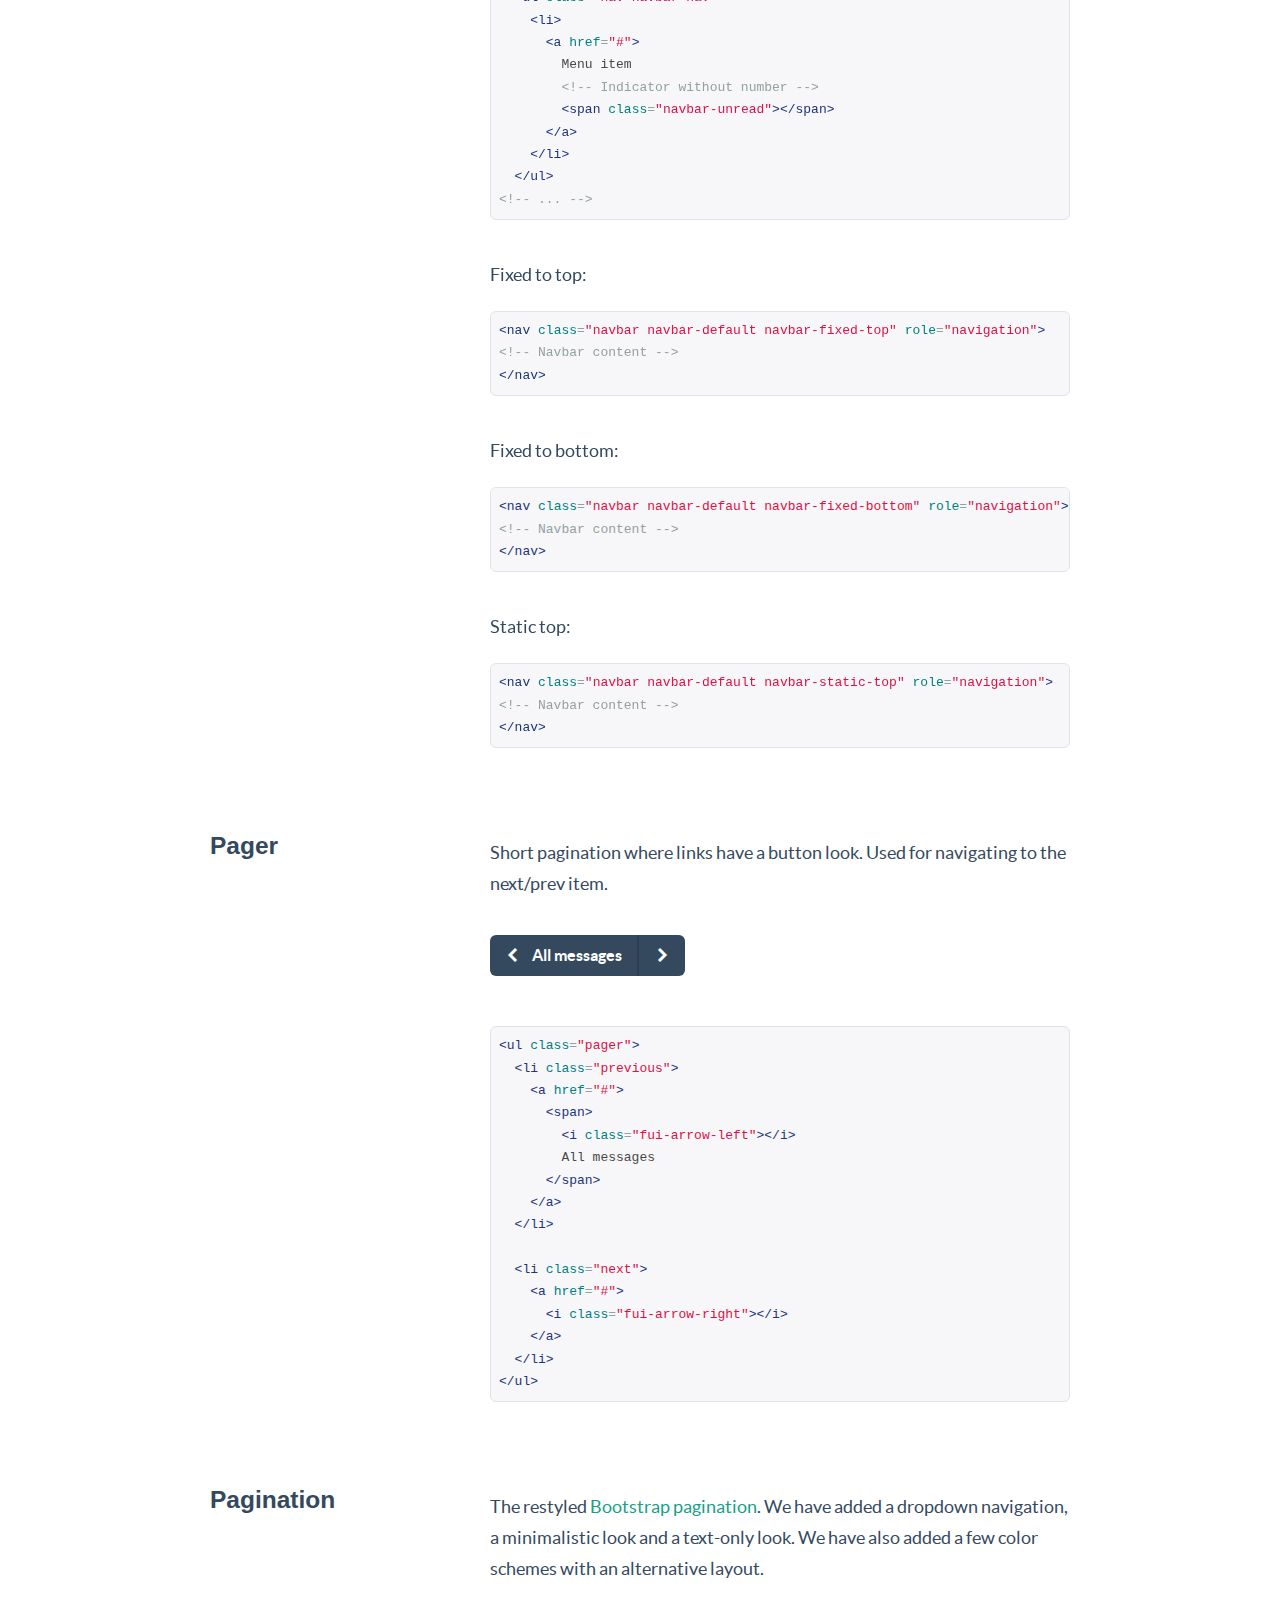
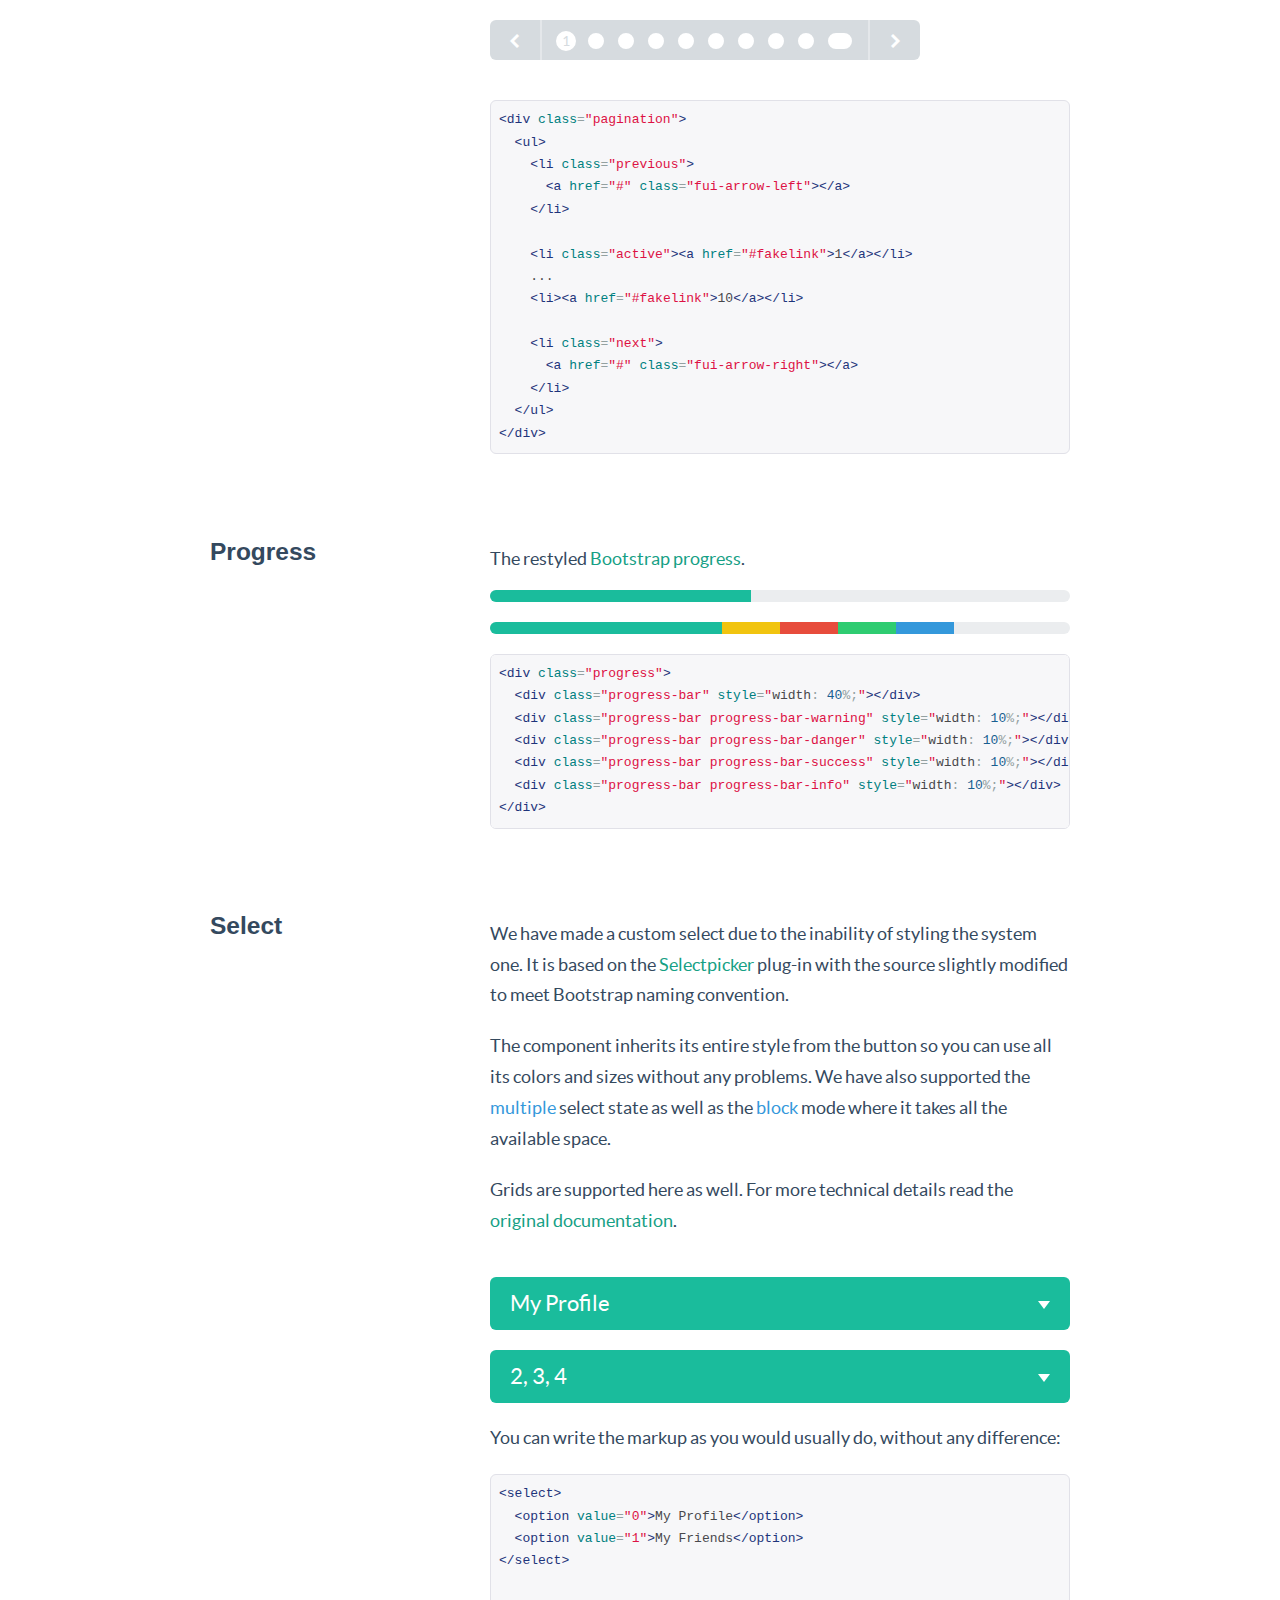
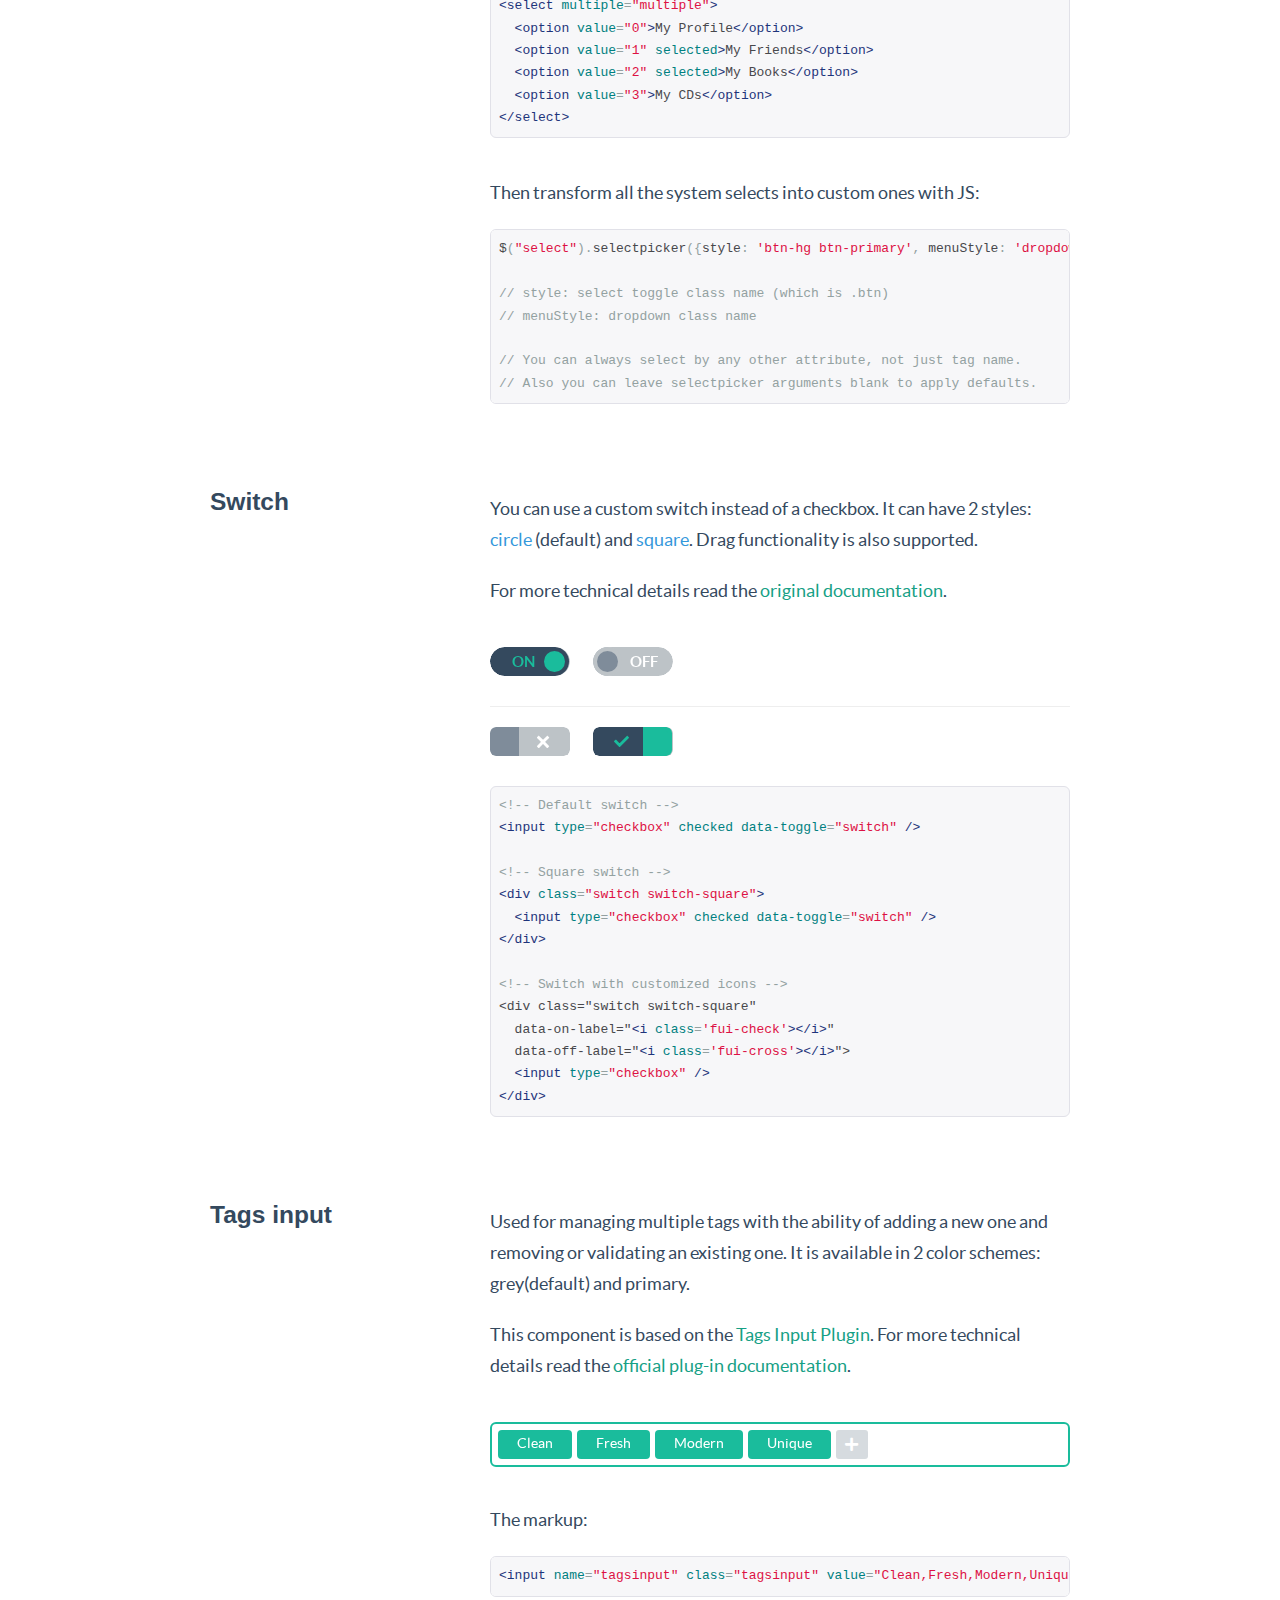
<file: Tempate 01 - Flat-UI-master/components.html>
<!DOCTYPE html>
<html lang="en">
  <head>
    <meta charset="utf-8">
    <title>Components &middot; Flat UI Free</title>
    <meta name="viewport" content="width=device-width, initial-scale=1.0">

    <!-- Loading Bootstrap -->
    <link href="bootstrap/css/bootstrap.css" rel="stylesheet">
    <link href="bootstrap/css/prettify.css" rel="stylesheet">

    <!-- Loading Flat UI -->
    <link href="css/flat-ui.css" rel="stylesheet">
    <link href="css/docs.css" rel="stylesheet">

    <link rel="shortcut icon" href="images/favicon.ico">

    <!-- HTML5 shim, for IE6-8 support of HTML5 elements. All other JS at the end of file. -->
    <!--[if lt IE 9]>
      <script src="js/html5shiv.js"></script>
      <script src="js/respond.min.js"></script>
    <![endif]-->
  </head>
  <body>
    <ul class="demo-sidebar hide-on-tablets">
      <li><a href="#fui-button">Buttons</a></li>
      <li><a href="#fui-checkbox">Checkboxes</a></li>
      <li><a href="#fui-radio">Radio buttons</a></li>
      <li><a href="#fui-dropdown">Dropdown</a></li>
      <li><a href="#fui-input">Input</a></li>
      <li><a href="#fui-navbar">Navbar</a></li>
      <li><a href="#fui-pager">Pager</a></li>
      <li><a href="#fui-pagination">Pagination</a></li>
      <li><a href="#fui-progress">Progress</a></li>
      <li><a href="#fui-select">Select</a></li>
      <li><a href="#fui-switch">Switch</a></li>
      <li><a href="#fui-tagsinput">Tags Input</a></li>
      <li><a href="#fui-tooltip">Tooltip</a></li>
      <li><a href="#fui-slider">Slider</a></li>
      <li><a href="#fui-typeahead">Typeahead</a></li>
    </ul> <!-- /nav -->

		<h1 class="demo-headline">Components</h1>		
    <div class="container">    	
    	<div id="fui-button" class="pbl"></div>
    	
      <div class="demo-row">
        <div class="demo-title">
          <h3>Buttons</h3>
        </div>

        <div class="demo-content">
          <p>
            After restyling the <a href="http://getbootstrap.com/css/#buttons">Bootstrap buttons</a>, we have decided to add a new size: <code>btn-hg</code> which will be used for the main call to action buttons on the page:
          </p>
          <p class="mbl">
            <button class="btn btn-hg btn-primary">Huge Button</button>
          </p>
<pre class="prettyprint">
&lt;button class="btn btn-hg btn-primary"&gt;
  Boss Button
&lt;/button&gt;
</pre>

          <p class="ptl">
            In addition, we have added <code>btn-embossed</code> to make buttons look more realistic, but we still prefer them flat.
          </p>
          <p class="mbl">
            <button class="btn btn-embossed btn-primary">Embossed Button</button>
          </p>
<pre class="prettyprint">
&lt;button class="btn btn-embossed btn-primary"&gt;
  Embossed Button
&lt;/button&gt;
</pre>

          <p class="ptl">
            In some cases buttons need to become wider. Yes, we have taken care of that as well:
          </p>
          <p class="mbl">
            <button class="btn btn-wide btn-primary mrm">Save</button>
            <button class="btn btn-wide btn-default">Cancel</button>
          </p>
<pre class="prettyprint">
&lt;button class="btn btn-default btn-wide"&gt;
  Cancel
&lt;/button&gt;
</pre>

          <p class="ptl">
            Another new thing is <code>btn-tip</code>. Use it when you need to highlight a part of the button text:
          </p>
          <p class="mbl">
            <button class="btn btn-primary">
              Save
              <span class="btn-tip">$300</span>
            </button>
          </p>
<pre class="prettyprint">
&lt;button class="btn btn-primary"&gt;
  Save
  &lt;span class="btn-tip"&gt;$300&lt;/span&gt;
&lt;/button&gt;
</pre>

          <p class="ptl">
            As usual you can set different colors:
          </p>
          <p>
	          <button class="btn btn-default mrs">Default</button>
            <button class="btn btn-primary mrs">Primary</button>
            <button class="btn btn-info mrs">Info</button>
            <button class="btn btn-danger mrs">Danger</button>
          </p>
          <p class="mbl">            
            <button class="btn btn-success mrs">Success</button>
            <button class="btn btn-warning mrs">Warning</button>
            <button class="btn btn-inverse mrs">Inverse</button>
          </p>
<pre class="prettyprint">
&lt;button class="btn btn-default"&gt;Default&lt;/button&gt;
&lt;button class="btn btn-primary"&gt;Primary&lt;/button&gt;
&lt;button class="btn btn-info"&gt;Info&lt;/button&gt;
&lt;button class="btn btn-danger"&gt;Danger&lt;/button&gt;
&lt;button class="btn btn-success"&gt;Success&lt;/button&gt;
&lt;button class="btn btn-warning"&gt;Warning&lt;/button&gt;
&lt;button class="btn btn-inverse"&gt;Inverse&lt;/button&gt;
</pre>

          <p>
            Button groups, toolbars, and disabled state also work as expected.
          </p>
        </div>        
      </div><!-- /.demo-row -->
      
			<div id="fui-checkbox" class="pbl"></div>
			
      <div class="demo-row">      	
        <div class="demo-title">
          <h3>Checkboxes</h3>
        </div>

        <div class="demo-content">
          <p>
            Using flat style checkboxes requires a JS plugin which creates all the custom markup for us. Let's take a look:
          </p>
          <label class="checkbox" for="checkbox1">
            <input type="checkbox" value="" id="checkbox1" data-toggle="checkbox">
            Checkbox
          </label>
          <label class="checkbox" for="checkbox2">
            <input type="checkbox" value="" id="checkbox2" checked="checked" data-toggle="checkbox">
            Checkbox
          </label>
          <label class="checkbox" for="checkbox3">
            <input type="checkbox" value="" id="checkbox3" data-toggle="checkbox" disabled="">
            Checkbox
          </label>
          <label class="checkbox" for="checkbox4">
            <input type="checkbox" value="" id="checkbox4" checked="checked" data-toggle="checkbox" disabled="">
            Checkbox
          </label>

          <h6 class="ptl">The Data Attributes:</h6>
<pre class="prettyprint">
&lt;label class="checkbox" for="checkbox1"&gt;
  &lt;input type="checkbox" value="" id="checkbox1" data-toggle="checkbox"&gt;
  Checkbox
&lt;/label&gt;
</pre>

          <h6 class="ptl">Usage via JS:</h6>
<pre class="prettyprint">
$(':checkbox').checkbox();
</pre>

          <div class="pvm">
            <h6>Methods:</h6>
          </div>
          <p class="mbl">
            <strong>.checkbox('toggle')</strong>
            <br/>
            toggles the checkbox state from <span class="text-info">checked</span>
            to <span class="text-info">unchecked</span> and back.
          </p>
          <p class="mbl">
            <strong>.checkbox('check')</strong>
            <br/>
            sets the checkbox state to <span class="text-info">checked</span>.
          </p>
          <p class="mbl">
            <strong>.checkbox('uncheck')</strong>
            <br/>
            sets the checkbox state to <span class="text-info">unchecked</span>.
          </p>
<pre class="prettyprint">
$(':checkbox').checkbox('check');
</pre>

          <div class="pbm ptl">
            <h6>Events:</h6>
          </div>
          <p class="mbl">
            <strong>.on('toggle')</strong>
            <br/>
            Fired when the checkbox state changes between
            <span class="text-info">checked</span> and
            <span class="text-info">unchecked</span>.
          </p>
          <p class="mbl">
            <strong>.on('change')</strong>
            <br/>
            Same as <span class="text-info">toggle</span>.
          </p>
<pre class="prettyprint">
$(':checkbox').on('toggle', function() {
  // Do something
});
</pre>          
          
        </div> <!-- /.demo-content -->
      </div> <!-- /.demo-row -->
      
      <div id="fui-radio" class="pbl"></div>

      <div class="demo-row">
        <div class="demo-title">
          <h3>Radio buttons</h3>
        </div>

        <div class="demo-content">
          <p>
            Styling radio buttons also requires using a JS plugin. We have tried making things easy so you won't have to spend a huge amount of time playing around with custom&nbsp;components.
          </p>
          <label class="radio">
            <input type="radio" name="group1" value="1" data-toggle="radio">
            Radio is off
          </label>
          <label class="radio">
            <input type="radio" name="group1" value="2" data-toggle="radio" checked>
            Radio is on
          </label>
          <label class="radio">
            <input type="radio" name="group2" value="1" data-toggle="radio" disabled>
            Radio is off
          </label>
          <label class="radio">
            <input type="radio" name="group2" value="2" data-toggle="radio" disabled checked>
            Radio is on
          </label>

          <h6 class="ptl">The Data Attributes:</h6>
<pre class="prettyprint">
&lt;label class="radio"&gt;
  &lt;input type="radio" name="group1" value="1" data-toggle="radio"&gt;
  Radio is off
&lt;/label&gt;

&lt;label class="radio"&gt;
  &lt;input type="radio" name="group1" value="2" data-toggle="radio" checked&gt;
  Radio is on
&lt;/label&gt;
</pre>

          <h6 class="ptl">The JS:</h6>
<pre class="prettyprint">
$(':radio').radio();
</pre>

          <div class="pvm">
            <h6>Methods:</h6>
          </div>
          <p class="mbl">
            <strong>.radio('check')</strong>
            <br/>
            sets the radio button state to <span class="text-info">checked</span>.
          </p>
          <p class="mbl">
            <strong>.radio('uncheck')</strong>
            <br/>
            sets the radio state to <span class="text-info">unchecked</span>.
          </p>
<pre class="prettyprint">
$(':radio').radio('check');
</pre>

          <div class="pbm ptl">
            <h6>Events:</h6>
          </div>
          <p class="mbl">
            <strong>.on('toggle')</strong>
            <br/>
            Fired when the radio button state changes between
            <span class="text-info">checked</span> and
            <span class="text-info">unchecked</span>.
          </p>
          <p class="mbl">
            <strong>.on('change')</strong>
            <br/>
            Same as <span class="text-info">toggle</span> with just one difference &mdash; the event is fired for each radio button that gets a state change.
          </p>
<pre class="prettyprint">
$(':radio').on('toggle', function() {
  // Do something
});
</pre>
        </div> <!-- /.demo-content -->
      </div> <!-- /.demo-row -->
    </div><!-- /.container -->

		

    <div class="container ptl">    	
    	<div id="fui-dropdown" class="pbl"></div>
    
      <div class="demo-row">
        <div class="demo-title">
          <h3>Dropdown</h3>
        </div>

        <div class="demo-content">
          <p class="mbl">
            The same <a href="http://getbootstrap.com/components/#dropdowns">Bootstrap dropdown</a> is used as a part of the <code>select</code>, <code>btn-group</code>, <code>nav-tabs</code> and eventually other components to present information as a menu.
          </p>

          <p class="mbl">
            Notice <code>dropdown-arrow</code>, which is needed when you want to add a small triangle that visually connects the clickable element with the dropdown menu.
          </p>

          <select name="info" class="mbn">
            <optgroup label="Profile">
              <option value="0">My Profile</option>
              <option value="1">My Friends</option>
            </optgroup>
            <optgroup label="System">
              <option value="2">Messages</option>
              <option value="3">My Settings</option>
              <option value="4" class="highlighted">Logout</option>
            </optgroup>
          </select>

          <hr/>
          
          <div class="row">
          	<div class="col-md-3">
	          	<div class="dropdown">
		          	<button class="btn btn-primary dropdown-toggle" data-toggle="dropdown">Dropdown<span class="caret"></span></button>
							  <span class="dropdown-arrow dropdown-arrow-inverse"></span>
		            <ul class="dropdown-menu dropdown-inverse">
		              <li><a href="#fakelink">Sub Menu Element</a></li>
		              <li><a href="#fakelink">Sub Menu Element</a></li>
		              <li><a href="#fakelink">Sub Menu Element</a></li>
		            </ul>
							</div>
          	</div>
          </div>
          

          <div class="pvl">
<pre class="prettyprint">
&lt;!-- Default look --&gt;
&lt;div class="dropdown"&gt;
  &lt;button class="btn btn-primary dropdown-toggle" data-toggle="dropdown">Dropdown&lt;span class="caret"&gt;&lt;/span&gt;&lt;/button&gt;
  &lt;span class="dropdown-arrow"&gt;&lt;/span&gt;
  &lt;ul class="dropdown-menu"&gt;
    &lt;li&gt;&lt;a href="#fakelink">Sub Menu Element&lt;/a&gt;&lt;/li&gt;
    &lt;li&gt;&lt;a href="#fakelink">Sub Menu Element&lt;/a&gt;&lt;/li&gt;
    &lt;li&gt;&lt;a href="#fakelink">Sub Menu Element&lt;/a&gt;&lt;/li&gt;
  &lt;/u&gt;
&lt;/div&gt;

&lt;!-- Inverse look --&gt;
&lt;div class="dropdown"&gt;
  &lt;button class="btn btn-primary dropdown-toggle" data-toggle="dropdown">Dropdown&lt;span class="caret"&gt;&lt;/span&gt;&lt;/button&gt;
  &lt;span class="dropdown-arrow dropdown-arrow-inverse"&gt;&lt;/span&gt;
  &lt;ul class="dropdown-menu dropdown-inverse"&gt;
    &lt;li&gt;&lt;a href="#fakelink">Sub Menu Element&lt;/a&gt;&lt;/li&gt;
    &lt;li&gt;&lt;a href="#fakelink">Sub Menu Element&lt;/a&gt;&lt;/li&gt;
    &lt;li&gt;&lt;a href="#fakelink">Sub Menu Element&lt;/a&gt;&lt;/li&gt;
  &lt;/u&gt;
&lt;/div&gt;
</pre>
          </div>

          <p>
            To highlight the information we added 2 additional states for the dropdown-menu items: <code>selected</code> and <code>highlighted</code>:
          </p>
<pre class="prettyprint">
&lt;ul class="dropdown-menu"&gt;
  &lt;li class="selected"&gt;
    &lt;a href="#"&gt;Item&lt;/a&gt;
  &lt;/li&gt;

  &lt;li class="highlighted"&gt;
    &lt;a href="#"&gt;Item&lt;/a&gt;
  &lt;/li&gt;
&lt;/ul&gt;
</pre>
        </div> <!-- /.demo-content -->
      </div> <!-- /.demo-row -->

			<div id="fui-input" class="pbl"></div>

      <div class="demo-row">
        <div class="demo-title">
          <h3>Input</h3>
        </div>

        <div class="demo-content">
          <p class="mbl">
            The restyled <a href="http://getbootstrap.com/css/#forms">Bootstrap input</a>. Add <span class="text-info">flat</span> as an additional class to completely remove the borders:
          </p>
					
					<div class="row">
						<div class="col-lg-5">
							<input type="text" value="" placeholder="Enter something" class="form-control" />
						</div>
					</div>
					<hr />
					<div class="row">
						<div class="col-lg-5">
							<input type="text" value="" placeholder="Enter something" class="form-control flat" />
						</div>
					</div>
<pre class="prettyprint mtl">
&lt;!-- Default input --&gt;
&lt;input type="text" placeholder="Enter something" class="form-control" /&gt;

&lt;!-- Without borders --&gt;
&lt;input type="text" placeholder="Enter something" class="form-control flat" /&gt;
</pre>

          <p class="ptl">And few sizes:</p>
          <div class="row">
          	<div class="col-lg-5">
	          	<input type="text" value="" placeholder="Huge" class="form-control input-hg" />
          	</div>
          </div>
          <hr />
          <div class="row">
          	<div class="col-lg-5">
	          	<input type="text" value="" placeholder="Large" class="form-control input-lg" />
          	</div>
          </div>
          <hr />
          <div class="row">
          	<div class="col-lg-5">
	          	<input type="text" value="" placeholder="Default" class="form-control" />
          	</div>
          </div>
          <hr />
          <div class="row">
          	<div class="col-lg-5">
	          	<input type="text" value="" placeholder="Small" class="form-control input-sm" />
          	</div>
          </div>
<pre class="prettyprint mtl">
&lt;input type="text" class="form-control input-hg" placeholder="Huge" /&gt;
&lt;input type="text" class="form-control input-lg" placeholder="Large" /&gt;
&lt;input type="text" class="form-control" placeholder="Default" /&gt;
&lt;input type="text" class="form-control input-sm" placeholder="Small" /&gt;
</pre>

          <p class="ptl">You can have an icon inside:</p>
          <div class="row">
          	<div class="col-lg-5">
	          	<div class="form-group">
	              <input type="text" value="" placeholder="With icon" class="form-control" />
	              <span class="input-icon fui-check-inverted"></span>
	            </div>
          	</div>            
          </div>
<pre class="prettyprint mtm">
&lt;div class="form-group"&gt;
  &lt;input type="text" class="form-control" placeholder="With icon" /&gt;
  &lt;span class="input-icon fui-check-inverted"&gt;&lt;/span&gt;
&lt;/div&gt;
</pre>

        <p class="ptl">You can have the input with append/prepend options:</p>
          <div class="row">
            <div class="col-lg-6">
              <div class="form-group">
                <div class="input-group">
                  <span class="input-group-addon">@</span>
                  <input class="form-control" type="text" placeholder="Prepend" />
                </div>
              </div>              
            </div>
          </div>
          
          <div class="row">
            <div class="col-lg-6">
              <div class="form-group">
                <div class="input-group">                 
                  <input class="form-control" type="text" placeholder="Append" />
                  <span class="input-group-addon">@</span>
                </div>
              </div>              
            </div>
          </div>

<pre class="prettyprint mtm">
&lt;!-- Prepend --&gt;
&lt;div class="form-group"&gt;
  &lt;div class="input-group"&gt;
    &lt;span class="input-group-addon"&gt;@&lt;/span&gt;
    &lt;input type="text" class="form-control" placeholder="Prepend" /&gt;
  &lt;/div&gt;  
&lt;/div&gt;

&lt;!-- Append --&gt;
&lt;div class="form-group"&gt;
  &lt;div class="input-group"&gt;
    &lt;input type="text" class="form-control" placeholder="Append" /&gt;
    &lt;span class="input-group-addon"&gt;@&lt;/span&gt;
  &lt;/div&gt;
&lt;/div&gt;
</pre>

          <p class="ptl">
            The different color styles and the disabled state work as expected:
            <div class="row">
            	<div class="col-lg-6">
	            	<div class="form-group has-error">
		              <input class="form-control" type="text" placeholder="Error" />
		            </div>
            	</div>
            </div>
            <div class="row">
            	<div class="col-lg-6">
	            	<div class="form-group has-warning">
		              <input class="form-control" type="text" placeholder="Warning" />
		            </div>
            	</div>
            </div>
            <div class="row">
            	<div class="col-lg-6">
	            	<div class="form-group has-success">
		              <input class="form-control" type="text" placeholder="Success" />
		            </div>
            	</div>
            </div>
            <div class="row">
            	<div class="col-lg-6">
	            	<div class="form-group">
		              <input class="form-control" type="text" placeholder="Disabled" disabled />
		            </div>
            	</div>
            </div>
          </p>

          <p class="ptl mtl">
            The search form doesn't have any background color set to append/prepend:
          </p>
          <div class="row">
            <div class="col-lg-6">
              <div class="form-group">
                <div class="input-group input-group-hg input-group-rounded">
                  <span class="input-group-btn">
                    <button type="submit" class="btn"><span class="fui-search"></span></button>
                  </span>              
                  <input type="text" class="form-control" placeholder="Search" id="search-query-2">
                </div>
              </div>
            </div>
          </div>          

          <div class="row">
            <div class="col-lg-6">
              <div class="form-group">
                <div class="input-group">                               
                  <input type="text" class="form-control" placeholder="Search" id="search-query-3">
                  <span class="input-group-btn">
                    <button type="submit" class="btn"><span class="fui-search"></span></button>
                  </span>
                </div>
              </div>
            </div>
          </div>
          
        </div> <!-- /.demo-content -->
      </div> <!-- /.demo-row -->

			<div id="fui-navbar" class="pbl"></div>

      <div class="demo-row">
        <div class="demo-title">
          <h3>Navbar</h3>
        </div>
        <div class="demo-content">
          <p class="mbl">
            The restyled <a href="http://getbootstrap.com/components/#navbar">Bootstrap navbar</a>.
          </p>

          <nav class="navbar navbar-default" role="navigation">
            <div class="navbar-header">
              <button type="button" class="navbar-toggle" data-toggle="collapse" data-target="#navbar-collapse-01">
                <span class="sr-only">Toggle navigation</span>
              </button>
              <a class="navbar-brand" href="#">Flat UI</a>
            </div>
            <div class="collapse navbar-collapse" id="navbar-collapse-01">
              <ul class="nav navbar-nav">           
                <li class="active"><a href="#fakelink">Products</a></li>
                <li><a href="#fakelink">Features</a></li>
               </ul>          
              <form class="navbar-form navbar-right" action="#" role="search" style="width: 250px">
                <div class="form-group">
                  <div class="input-group">
                    <input class="form-control" id="navbarInput-01" type="search" placeholder="Search">
                    <span class="input-group-btn">
                      <button type="submit" class="btn"><span class="fui-search"></span></button>
                    </span>            
                  </div>
                </div>               
              </form>
            </div><!-- /.navbar-collapse -->
          </nav><!-- /navbar -->
          
<pre class="prettyprint mvl">
&lt;nav class="navbar navbar-default" role="navigation"&gt;
  &lt;div class="navbar-header"&gt;
    &lt;button type="button" class="navbar-toggle" data-toggle="collapse" data-target="#navbar-collapse-01"&gt;
      &lt;span class="sr-only"&gt;Toggle navigation&lt;/span&gt;
    &lt;/button&gt;
    &lt;a class="navbar-brand" href="#"&gt;Flat UI&lt;/a&gt;
  &lt;/div&gt;
  &lt;div class="collapse navbar-collapse" id="navbar-collapse-01"&gt;
    &lt;ul class="nav navbar-nav"&gt;           
      &lt;li class="active"&gt;&lt;a href="#fakelink"&gt;Products&lt;/a&gt;&lt;/li&gt;
      &lt;li&gt;&lt;a href="#fakelink"&gt;Features&lt;/a&gt;&lt;/li&gt;
    &lt;/ul&gt;           
    &lt;form class="navbar-form navbar-right" action="#" role="search"&gt;
      &lt;div class="form-group"&gt;
        &lt;div class="input-group"&gt;
          &lt;input class="form-control" id="navbarInput-01" type="search" placeholder="Search"&gt;
          &lt;span class="input-group-btn"&gt;
            &lt;button type="submit" class="btn"&gt;&lt;span class="fui-search"&gt;&lt;/span&gt;&lt;/button&gt;
          &lt;/span&gt;            
        &lt;/div&gt;
      &lt;/div&gt;               
    &lt;/form&gt;
  &lt;/div>&lt;!-- /.navbar-collapse --&gt;
&lt;/nav>&lt;!-- /navbar --&gt;
</pre>

        <p class="ptl">Inverted navbar:</p>
        <nav class="navbar navbar-inverse" role="navigation">
          <div class="navbar-header">
            <button type="button" class="navbar-toggle" data-toggle="collapse" data-target="#navbar-collapse-02">
              <span class="sr-only">Toggle navigation</span>
            </button>
            <a class="navbar-brand" href="#">Flat UI</a>
          </div>
          <div class="collapse navbar-collapse" id="navbar-collapse-02">
            <ul class="nav navbar-nav">           
              <li class="active"><a href="#fakelink">Products</a></li>
              <li><a href="#fakelink">Features</a></li>
             </ul>          
            <form class="navbar-form navbar-right" action="#" role="search" style="width: 250px">
              <div class="form-group">
                <div class="input-group">
                  <input class="form-control" id="navbarInput-01" type="search" placeholder="Search">
                  <span class="input-group-btn">
                    <button type="submit" class="btn"><span class="fui-search"></span></button>
                  </span>            
                </div>
              </div>               
            </form>
          </div><!-- /.navbar-collapse -->
        </nav><!-- /navbar -->

<pre class="prettyprint mvl">
&lt;nav class="navbar navbar-inverse" role="navigation"&gt;
&lt;!-- Navbar content --&gt;
&lt;/nav&gt;
</pre>


        <p class="ptl">Embossed navbar:</p>
        <nav class="navbar navbar-inverse navbar-embossed" role="navigation">
          <div class="navbar-header">
            <button type="button" class="navbar-toggle" data-toggle="collapse" data-target="#navbar-collapse-02">
              <span class="sr-only">Toggle navigation</span>
            </button>
            <a class="navbar-brand" href="#">Flat UI</a>
          </div>
          <div class="collapse navbar-collapse" id="navbar-collapse-02">
            <ul class="nav navbar-nav">           
              <li class="active"><a href="#fakelink">Products</a></li>
              <li><a href="#fakelink">Features</a></li>
             </ul>          
            <form class="navbar-form navbar-right" action="#" role="search" style="width: 250px">
              <div class="form-group">
                <div class="input-group">
                  <input class="form-control" id="navbarInput-01" type="search" placeholder="Search">
                  <span class="input-group-btn">
                    <button type="submit" class="btn"><span class="fui-search"></span></button>
                  </span>            
                </div>
              </div>               
            </form>
          </div><!-- /.navbar-collapse -->
        </nav><!-- /navbar -->

<pre class="prettyprint mvl">
&lt;nav class="navbar navbar-inverse navbar-embossed" role="navigation"&gt;
&lt;!-- Navbar content --&gt;
&lt;/nav&gt;
</pre>

        <p class="ptl">Large navbar:</p>
        <nav class="navbar navbar-default navbar-lg" role="navigation">
          <div class="navbar-header">
            <button type="button" class="navbar-toggle" data-toggle="collapse" data-target="#navbar-collapse-03">
              <span class="sr-only">Toggle navigation</span>
            </button>
            <a class="navbar-brand" href="#">Flat UI</a>
          </div>
          <div class="collapse navbar-collapse" id="navbar-collapse-03">
            <ul class="nav navbar-nav">           
              <li class="active"><a href="#fakelink">Products</a></li>
              <li><a href="#fakelink">Features</a></li>
             </ul>          
            <form class="navbar-form navbar-right" action="#" role="search" style="width: 250px">
              <div class="form-group">
                <div class="input-group">
                  <input class="form-control" id="navbarInput-01" type="search" placeholder="Search">
                  <span class="input-group-btn">
                    <button type="submit" class="btn"><span class="fui-search"></span></button>
                  </span>            
                </div>
              </div>               
            </form>
          </div><!-- /.navbar-collapse -->
        </nav><!-- /navbar -->
        
<pre class="prettyprint mvl">
&lt;nav class="navbar navbar-default navbar-lg" role="navigation"&gt;
&lt;!-- Navbar content --&gt;
&lt;/nav&gt;
</pre>      

        <p class="ptl">Inline forms:</p>
        <nav role="navigation" class="navbar navbar-inverse navbar-embossed">
          <div class="navbar-header">
            <button data-target="#navbar-collapse-04" data-toggle="collapse" class="navbar-toggle" type="button">
              <span class="sr-only">Toggle navigation</span>
            </button>
            <a href="#" class="navbar-brand">Flat UI</a>
          </div>
          <div id="navbar-collapse-04" class="collapse navbar-collapse">
            <form role="search" class="navbar-form navbar-left">
              <div class="form-group">
                <input type="text" placeholder="Search" class="form-control">
              </div>
              <button class="btn btn-default" type="submit">Submit</button>
            </form>
          </div>
        </nav>  

<pre class="prettyprint mvl">
&lt;form role="search" class="navbar-form navbar-left"&gt;
  &lt;div class="form-group"&gt;
    &lt;input type="text" placeholder="Search" class="form-control"&gt;
  &lt;/div&gt;
  &lt;button class="btn btn-default" type="submit"&gt;Submit&lt;/button&gt;
&lt;/form&gt;
</pre>

        <p class="ptl">Buttons:</p>
        <nav role="navigation" class="navbar navbar-inverse navbar-embossed">
          <div class="navbar-header">
            <button data-target="#navbar-collapse-05" data-toggle="collapse" class="navbar-toggle" type="button">
            </button>
            <a href="#" class="navbar-brand">Flat UI</a>
          </div>
          <div id="navbar-collapse-05" class="collapse navbar-collapse">
            <button class="btn btn-default navbar-btn" type="button">Sign in</button>
            <button class="btn btn-default navbar-btn btn-sm" type="button">Sign in</button>
            <button class="btn btn-default navbar-btn btn-xs" type="button">Sign in</button>
          </div>
        </nav>  
        
<pre class="prettyprint mvl">
&lt;!-- Default Navbar Button --&gt;
&lt;button class="btn btn-default navbar-btn" type="button"&gt;Sign in&lt;/button&gt;
&lt;!-- Small Navbar Button --&gt;
&lt;button class="btn btn-default navbar-btn btn-sm" type="button"&gt;Sign in&lt;/button&gt;
&lt;!-- Extra Small Navbar Button --&gt;
&lt;button class="btn btn-default navbar-btn btn-xs" type="button"&gt;Sign in&lt;/button&gt;
</pre>                      

        <p class="ptl">Text:</p>
        <nav role="navigation" class="navbar navbar-inverse navbar-embossed">
          <div class="navbar-header">
            <button data-target="#navbar-collapse-06" data-toggle="collapse" class="navbar-toggle" type="button">
            </button>
            <a href="#" class="navbar-brand">Flat UI</a>
          </div>
          <div id="navbar-collapse-06" class="collapse navbar-collapse">
            <p class="navbar-text">Signed in as Mark Otto</p>
          </div>
        </nav>  
        
<pre class="prettyprint mvl">
&lt;p class="navbar-text"&gt;Signed in as Mark Otto&lt;/p&gt;
</pre>

        <p class="ptl">Non-nav links:</p>
        <nav role="navigation" class="navbar navbar-inverse navbar-embossed">
          <div class="navbar-header">
            <button data-target="#navbar-collapse-07" data-toggle="collapse" class="navbar-toggle" type="button">
            </button>
            <a href="#" class="navbar-brand">Flat UI</a>
          </div>
          <div id="navbar-collapse-07" class="collapse navbar-collapse">
            <p class="navbar-text navbar-right">Signed in as <a class="navbar-link" href="#">Mark Otto</a></p>
          </div>
        </nav>  
        
<pre class="prettyprint mvl">
&lt;p class="navbar-text navbar-right"&gt;Signed in as &lt;a class="navbar-link" href="#"&gt;Mark Otto&lt;/a&gt;&lt;/p&gt;
</pre>

          <p class="ptl">New and Unread indicators:</p>
          <nav class="navbar navbar-inverse navbar-embossed" role="navigation">
            <div class="navbar-header">
              <button type="button" class="navbar-toggle" data-toggle="collapse" data-target="#navbar-collapse-02">
                <span class="sr-only">Toggle navigation</span>
              </button>
              <a class="navbar-brand" href="#">Flat UI</a>
            </div>
          
            <div class="collapse navbar-collapse" id="#navbar-collapse-02">
              <ul class="nav navbar-nav">           
                <li><a href="#">Messages<span class="navbar-unread">1</span></a></li>
                <li><a href="#">About Us<span class="navbar-new">1</span></a></li>
               </ul>            
            </div><!-- /.navbar-collapse -->
          </nav><!-- /navbar -->
          
<pre class="prettyprint mvl">
&lt;!-- ... --&gt;
  &lt;ul class="nav navbar-nav"&gt;
    &lt;li&gt;
      &lt;a href="#"&gt;
        Menu item
        &lt;!-- Indicator with number --&gt;
        &lt;span class="navbar-new"&gt;2&lt;/span&gt;
      &lt;/a&gt;
    &lt;/li&gt;
  &lt;/ul&gt;
&lt;!-- ... --&gt;
</pre>

<pre class="prettyprint mvl">
&lt;!-- ... --&gt;
  &lt;ul class="nav navbar-nav"&gt;
    &lt;li&gt;
      &lt;a href="#"&gt;
        Menu item
        &lt;!-- Indicator without number --&gt;
        &lt;span class="navbar-unread"&gt;&lt;/span&gt;
      &lt;/a&gt;
    &lt;/li&gt;
  &lt;/ul&gt;
&lt;!-- ... --&gt;
</pre>

          <p class="ptl">Fixed to top:</p>
<pre class="prettyprint mvl">
&lt;nav class="navbar navbar-default navbar-fixed-top" role="navigation"&gt;
&lt;!-- Navbar content --&gt;
&lt;/nav&gt;
</pre>  

          <p class="ptl">Fixed to bottom:</p>
<pre class="prettyprint mvl">
&lt;nav class="navbar navbar-default navbar-fixed-bottom" role="navigation"&gt;
&lt;!-- Navbar content --&gt;
&lt;/nav&gt;
</pre>  

          <p class="ptl">Static top:</p>
<pre class="prettyprint mvl">
&lt;nav class="navbar navbar-default navbar-static-top" role="navigation"&gt;
&lt;!-- Navbar content --&gt;
&lt;/nav&gt;
</pre>

          <div id="fui-pager"></div>
        </div> <!-- /.demo-content -->
      </div> <!-- /.demo-row -->

			<div id="fui-pager" class="pbl"></div>

      <div class="demo-row">
        <div class="demo-title">
          <h3>Pager</h3>
        </div>
        <div class="demo-content">
          <p>
            Short pagination where links have a button look. Used for navigating to the next/prev item.
          </p>
          <ul class="pager">
            <li class="previous">
              <a href="#fakelink">
                <i class="fui-arrow-left"></i>
                <span>All messages</span>
              </a>
            </li>
            <li class="next">
              <a href="#fakelink">
                <i class="fui-arrow-right"></i>
              </a>
            </li>
          </ul>

<pre class="prettyprint mvl">
&lt;ul class="pager"&gt;
  &lt;li class="previous"&gt;
    &lt;a href="#"&gt;
      &lt;span&gt;
        &lt;i class="fui-arrow-left"&gt;&lt;/i&gt;
        All messages
      &lt;/span&gt;
    &lt;/a&gt;
  &lt;/li&gt;

  &lt;li class="next"&gt;
    &lt;a href="#"&gt;
      &lt;i class="fui-arrow-right"&gt;&lt;/i&gt;
    &lt;/a&gt;
  &lt;/li&gt;
&lt;/ul&gt;
</pre>
          <div id="fui-pagination"></div>
        </div> <!-- /.demo-content -->
      </div> <!-- /.demo-row -->

			<div id="fui-pagination" class="pbl"></div>

      <div class="demo-row">
        <div class="demo-title">
          <h3>Pagination</h3>
        </div>
        <div class="demo-content">
          <p>
            The restyled <a href="http://getbootstrap.com/components/#pagination">Bootstrap pagination</a>. We have added a dropdown navigation, a minimalistic look and a text-only look. We have also added a few color schemes with an alternative layout.
          </p>
          <div class="pagination">
            <ul>
              <li class="previous"><a href="#fakelink" class="fui-arrow-left"></a></li>
              <li class="active"><a href="#fakelink">1</a></li>
              <li><a href="#fakelink">2</a></li>
              <li><a href="#fakelink">3</a></li>
              <li><a href="#fakelink">4</a></li>
              <li><a href="#fakelink">5</a></li>
              <li><a href="#fakelink">6</a></li>
              <li><a href="#fakelink">7</a></li>
              <li><a href="#fakelink">8</a></li>
              <li><a href="#fakelink">9</a></li>
              <li><a href="#fakelink">10</a></li>
              <li class="next"><a href="#fakelink" class="fui-arrow-right"></a></li>
            </ul>
          </div>

<pre class="prettyprint mvl">
&lt;div class="pagination"&gt;
  &lt;ul&gt;
    &lt;li class="previous"&gt;
      &lt;a href="#" class="fui-arrow-left"&gt;&lt;/a&gt;
    &lt;/li&gt;

    &lt;li class="active"&gt;&lt;a href="#fakelink"&gt;1&lt;/a&gt;&lt;/li&gt;
    ...
    &lt;li&gt;&lt;a href="#fakelink"&gt;10&lt;/a&gt;&lt;/li&gt;

    &lt;li class="next"&gt;
      &lt;a href="#" class="fui-arrow-right"&gt;&lt;/a&gt;
    &lt;/li&gt;
  &lt;/ul&gt;
&lt;/div&gt;
</pre>

        </div> <!-- /.demo-content -->
      </div> <!-- /.demo-row -->

			<div id="fui-progress" class="pbl"></div>

      <div class="demo-row">
        <div class="demo-title">
          <h3>Progress</h3>
        </div>
        <div class="demo-content">
          <p>
            The restyled <a href="http://getbootstrap.com/components/#progress">Bootstrap progress</a>.
          </p>
          <div class="progress">
            <div class="progress-bar" style="width: 45%;"></div>
          </div>
          <div class="progress">
            <div class="progress-bar" style="width: 40%;"></div>
            <div class="progress-bar progress-bar-warning" style="width: 10%;"></div>
            <div class="progress-bar progress-bar-danger" style="width: 10%;"></div>
            <div class="progress-bar progress-bar-success" style="width: 10%;"></div>
            <div class="progress-bar progress-bar-info" style="width: 10%;"></div>
          </div>

<pre class="prettyprint mvl">
&lt;div class="progress"&gt;
  &lt;div class="progress-bar" style="width: 40%;"&gt;&lt;/div&gt;
  &lt;div class="progress-bar progress-bar-warning" style="width: 10%;"&gt;&lt;/div&gt;
  &lt;div class="progress-bar progress-bar-danger" style="width: 10%;"&gt;&lt;/div&gt;
  &lt;div class="progress-bar progress-bar-success" style="width: 10%;"&gt;&lt;/div&gt;
  &lt;div class="progress-bar progress-bar-info" style="width: 10%;"&gt;&lt;/div&gt;
&lt;/div&gt;
</pre>
          <div id="fui-select"></div>
        </div> <!-- /.demo-content -->
      </div> <!-- /.demo-row -->

			<div id="fui-select" class="pbl"></div>

      <div class="demo-row">
        <div class="demo-title">
          <h3>Select</h3>
        </div>
        <div class="demo-content">
          <p class="mbl">
            We have made a custom select due to the inability of styling the system one. It is based on the <a href="https://github.com/silviomoreto/bootstrap-select">Selectpicker</a> plug-in with the source slightly modified to meet Bootstrap naming convention.
          </p>
          <p class="mbl">
            The component inherits its entire style from the button so you can use all its colors and sizes without any problems. We have also supported the <span class="text-info">multiple</span> select state as well as the <span class="text-info">block</span> mode where it takes all the available space.
          </p>
          <p class="mbl pbl">
            Grids are supported here as&nbsp;well. For more technical details read the <a href="https://github.com/silviomoreto/bootstrap-select#usage">original&nbsp;documentation</a>.
          </p>
          <select name="huge" class="select-block mbl">
            <optgroup label="Profile">
              <option value="0">My Profile</option>
              <option value="1">My Friends</option>
            </optgroup>
            <optgroup label="System">
              <option value="2">Messages</option>
              <option value="3">My Settings</option>
              <option value="4" class="highlighted">Logout</option>
            </optgroup>
          </select>

          <select multiple="multiple" name="huge" class="select-block mbl">
            <option value="0">1</option>
            <option value="1" selected>2</option>
            <option value="2" selected>3</option>
            <option value="3" selected>4</option>
            <option value="4">5</option>
          </select>

          <p class="mvl">
            You can write the markup as you would usually do, without any difference:
          </p>

<pre class="prettyprint mvl">
&lt;select&gt;
  &lt;option value="0"&gt;My Profile&lt;/option&gt;
  &lt;option value="1"&gt;My Friends&lt;/option&gt;
&lt;/select&gt;

&lt;select multiple="multiple"&gt;
  &lt;option value="0"&gt;My Profile&lt;/option&gt;
  &lt;option value="1" selected&gt;My Friends&lt;/option&gt;
  &lt;option value="2" selected&gt;My Books&lt;/option&gt;
  &lt;option value="3"&gt;My CDs&lt;/option&gt;
&lt;/select&gt;
</pre>

          <p class="mvl ptl">
            Then transform all the system selects into custom ones with JS:
          </p>

<pre class="prettyprint mvl">
$("select").selectpicker({style: 'btn-hg btn-primary', menuStyle: 'dropdown-inverse'});

// style: select toggle class name (which is .btn)
// menuStyle: dropdown class name

// You can always select by any other attribute, not just tag name.
// Also you can leave selectpicker arguments blank to apply defaults.
</pre>
          <div id="fui-switch"></div>
        </div> <!-- /.demo-content -->
      </div> <!-- /.demo-row -->

			<div id="fui-switch" class="pbl"></div>

      <div class="demo-row">
        <div class="demo-title">
          <h3>Switch</h3>
        </div>
        <div class="demo-content">
          <p class="mbl">
            You can use a custom switch instead of a checkbox. It can have 2 styles: <span class="text-info">circle</span> (default) and <span class="text-info">square</span>. Drag functionality is also supported.
          </p>
          <p class="mbl pbl">
            For more technical details read the <a href="http://www.larentis.eu/switch">original documentation</a>.
          </p>
          <span class="mrl">
            <input type="checkbox" checked data-toggle="switch" />
          </span>
          <input type="checkbox" data-toggle="switch" />

          <hr/>

          <div class="switch switch-square mrl"
            data-on-label="<i class='fui-check'></i>"
            data-off-label="<i class='fui-cross'></i>">
            <input type="checkbox" />
          </div>

          <div class="switch switch-square"
            data-on-label="<i class='fui-check'></i>"
            data-off-label="<i class='fui-cross'></i>">
            <input type="checkbox" checked />
          </div>

<pre class="prettyprint mvl">
&lt;!-- Default switch --&gt;
&lt;input type="checkbox" checked data-toggle="switch" /&gt;

&lt;!-- Square switch --&gt;
&lt;div class="switch switch-square"&gt;
  &lt;input type="checkbox" checked data-toggle="switch" /&gt;
&lt;/div&gt;

&lt;!-- Switch with customized icons --&gt;
&lt;div class="switch switch-square"
  data-on-label="&lt;i class='fui-check'&gt;&lt;/i&gt;"
  data-off-label="&lt;i class='fui-cross'&gt;&lt;/i&gt;"&gt;
  &lt;input type="checkbox" /&gt;
&lt;/div&gt;
</pre>
        </div> <!-- /.demo-content -->
      </div> <!-- /.demo-row -->

			<div id="fui-tagsinput" class="pbl"></div>

      <div class="demo-row">
        <div class="demo-title">
          <h3>Tags input</h3>
        </div>
        <div class="demo-content">
          <p class="mbl">
            Used for managing multiple tags with the ability of adding a new one and removing or validating an existing one. It is available in 2 color schemes: grey(default) and primary.
          </p>
          <p class="mbl pbl">
            This component is based on the <a href="http://xoxco.com/projects/code/tagsinput">Tags Input Plugin</a>. For more technical details read the <a href="https://github.com/xoxco/jQuery-Tags-Input#instructions">official plug-in&nbsp;documentation</a>.
          </p>

          <input name="tagsinput" class="tagsinput" value="Clean,Fresh,Modern,Unique" />

          <p class="ptl">The markup:</p>

<pre class="prettyprint mvl">
&lt;input name="tagsinput" class="tagsinput" value="Clean,Fresh,Modern,Unique" /&gt;
</pre>

          <p class="ptl">JS:</p>

<pre class="prettyprint mvl">
$(".tagsinput").tagsInput();
</pre>
          <div id="fui-tooltip"></div>
        </div> <!-- /.demo-content -->
      </div> <!-- /.demo-row -->

			<div id="fui-tooltip" class="pbl"></div>

      <div class="demo-row">
        <div class="demo-title">
          <h3>Tooltip</h3>
        </div>
        <div class="demo-content">
          <p class="mbl">
            Restyled <a href="http://getbootstrap.com/javascript/#tooltips">Bootstrap tooltip</a>.
          </p>

          <div style="width: 40%; padding-left: 10px; height: 60px;">
            <div class="demo-tooltips">
              <p data-toggle="tooltip" title="Here is a sample of a long dark tooltip. Hell yeah."></p>
            </div>
          </div> <!-- /tooltips -->

<pre class="prettyprint mvl">
&lt;p data-toggle="tooltip" title="Tooltip copy"&gt;&lt;/p&gt;
</pre>

          <div id="fui-slider"></div>
        </div> <!-- /.demo-content -->
      </div> <!-- /.demo-row -->

			<div id="fui-slider" class="pbl"></div>

      <div class="demo-row">
        <div class="demo-title">
          <h3>Slider</h3>
        </div>
        <div class="demo-content">
          <p class="mbl">
            The restyled <a href="http://jqueryui.com/slider">jQuery UI slider</a> with added slider segments.
          </p>

          <div id="slider" class="ui-slider"></div>

          <p class="ptl">The markup:</p>

<pre class="prettyprint mvl">
&lt;div id="slider" class="ui-slider"&gt;&lt;/div&gt;
</pre>

          <p class="ptl">JS:</p>

<pre class="prettyprint mvl">
var $slider = $("#slider");
if ($slider.length > 0) {
  $slider.slider({
    min: 1,
    max: 5,
    value: 3,
    orientation: "horizontal",
    range: "min"
  }).addSliderSegments($slider.slider("option").max);
}
</pre>

          <p class="pvl">How does <span class="text-info">addSliderSegments()</span> work?</p>
          <p>This is an extended jQuery method placed in the <code>application.js</code> file. It calculates how many segments to append to the slider by looking at a <span class="text-info">slider("option").max</span> which shows a maximum slider value.</p>

<pre class="prettyprint mvl">
// Add segments to a slider
$.fn.addSliderSegments = function (amount, orientation) {    
  return this.each(function () {
    if (orientation == "vertical") {
      var output = ''
        , i;
      for (i = 1; i &lt;= amount - 2; i++) {
        output += '&lt;div class="ui-slider-segment" style="top:' + 100 / (amount - 1) * i + '%;"&gt;&lt;/div&gt;';
      };
      $(this).prepend(output);
    } else {
      var segmentGap = 100 / (amount - 1) + "%"
        , segment = '&lt;div class="ui-slider-segment" style="margin-left: ' + segmentGap + ';"&gt;&lt;/div&gt;';
      $(this).prepend(segment.repeat(amount - 2));
    }
  });
};
</pre>

<p class="pvl">Vertical slider:</p>

          <div class="pbl">
            <div id="vertical-slider" style="height: 200px;"></div>
          </div>

          <p class="ptl">The markup:</p>

<pre class="prettyprint mvl">
&lt;div id="vertical-slider" style="height: 200px;"&gt;&lt;/div&gt;
</pre>

          <p class="ptl">The JS:</p>

<pre class="prettyprint mvl">
var $verticalSlider = $("#vertical-slider");
if ($verticalSlider.length) {
  $verticalSlider.slider({
    min: 1,
    max: 5,
    value: 3,
    orientation: "vertical",
    range: "min"
  }).addSliderSegments($verticalSlider.slider("option").max, "vertical");
}
</pre>

          <p class="pvl">Custom slider values:</p>

          <div class="pbl">
            <div id="slider3">
              <span class="ui-slider-value first"></span>
              <span class="ui-slider-value last"></span>
            </div>
          </div>

          <p class="ptl">The markup:</p>

<pre class="prettyprint mvl">
&lt;div id="slider3"&gt;
  &lt;span class="ui-slider-value first"&gt;&lt;/span&gt;
  &lt;span class="ui-slider-value last"&gt;&lt;/span&gt;
&lt;/div&gt;
</pre>

          <p class="ptl">The JS:</p>

<pre class="prettyprint mvl">
var $slider3 = $("#slider3")
  , slider3ValueMultiplier = 100
  , slider3Options;

if ($slider3.length > 0) {
  $slider3.slider({
    min: 1,
    max: 5,
    values: [3, 4],
    orientation: "horizontal",
    range: true,
    slide: function(event, ui) {
      $slider3.find(".ui-slider-value:first")
        .text("$" + ui.values[0] * slider3ValueMultiplier)
        .end()
        .find(".ui-slider-value:last")
        .text("$" + ui.values[1] * slider3ValueMultiplier);
    }
  });

  slider3Options = $slider3.slider("option");
  $slider3.addSliderSegments(slider3Options.max)
    .find(".ui-slider-value:first")
    .text("$" + slider3Options.values[0] * slider3ValueMultiplier)
    .end()
    .find(".ui-slider-value:last")
    .text("$" + slider3Options.values[1] * slider3ValueMultiplier);
}
</pre>
          <div id="fui-typeahead"></div>
        </div> <!-- /.demo-content -->
      </div> <!-- /.demo-row -->

      <div class="demo-row">
        <div class="demo-title">
          <h3>Typeahead</h3>
        </div>
        <div class="demo-content">
          <p class="mbl">
            The restyled <a href="http://twitter.github.io/typeahead.js">Twitter Typeahead</a>.
          </p>

          <div class="form-group">
            <input class="form-control" type="text" id="typeahead-demo-01" />
          </div>

          <div id="fui-slider"></div>
        </div> <!-- /.demo-content -->
      </div> <!-- /.demo-row -->

    </div><!-- /.container -->

    <!-- Load JS here for greater good =============================-->
    <script src="js/jquery-1.8.3.min.js"></script>
    <script src="js/jquery-ui-1.10.3.custom.min.js"></script>
    <script src="js/jquery.ui.touch-punch.min.js"></script>
    <script src="js/bootstrap.min.js"></script>
    <script src="js/bootstrap-select.js"></script>
    <script src="js/bootstrap-switch.js"></script>
    <script src="js/flatui-checkbox.js"></script>
    <script src="js/flatui-radio.js"></script>
    <script src="js/jquery.tagsinput.js"></script>
    <script src="js/jquery.placeholder.js"></script>
    <script src="js/typeahead.js"></script>
    <script src="bootstrap/js/google-code-prettify/prettify.js"></script>
    <script src="js/application.js"></script>
  </body>
</html>
</file>
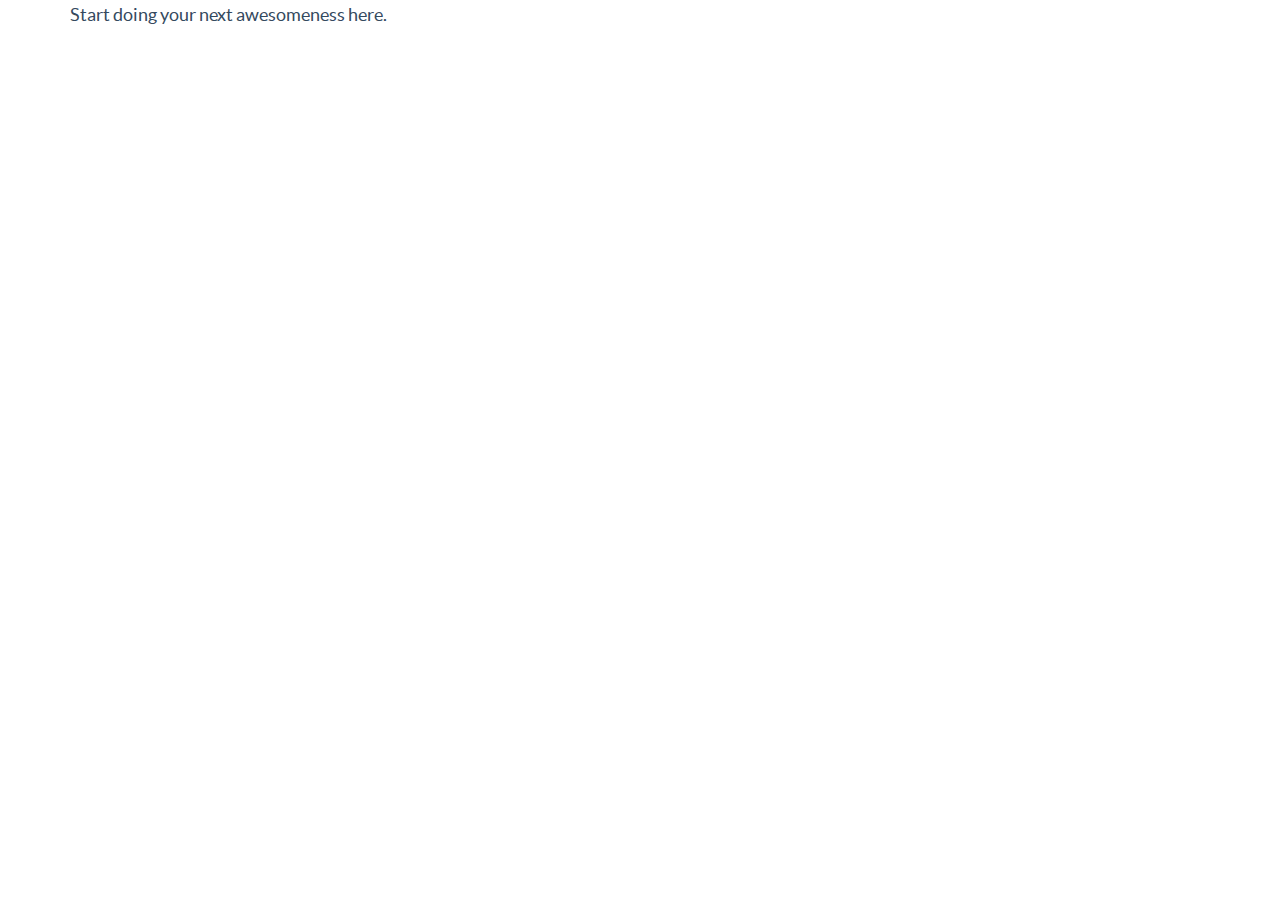
<file: Tempate 01 - Flat-UI-master/template.html>
<!DOCTYPE html>
<html lang="en">
  <head>
    <meta charset="utf-8">
    <title>Flat UI Free</title>
    <meta name="viewport" content="width=device-width, initial-scale=1.0">

    <!-- Loading Bootstrap -->
    <link href="bootstrap/css/bootstrap.css" rel="stylesheet">

    <!-- Loading Flat UI -->
    <link href="css/flat-ui.css" rel="stylesheet">

    <link rel="shortcut icon" href="images/favicon.ico">

    <!-- HTML5 shim, for IE6-8 support of HTML5 elements. All other JS at the end of file. -->
    <!--[if lt IE 9]>
      <script src="js/html5shiv.js"></script>
      <script src="js/respond.min.js"></script>
    <![endif]-->
  </head>
  <body>
    <div class="container">
        Start doing your next awesomeness here.
    </div>
    <!-- /.container -->


    <!-- Load JS here for greater good =============================-->
    <script src="js/jquery-1.8.3.min.js"></script>
    <script src="js/jquery-ui-1.10.3.custom.min.js"></script>
    <script src="js/jquery.ui.touch-punch.min.js"></script>
    <script src="js/bootstrap.min.js"></script>
    <script src="js/bootstrap-select.js"></script>
    <script src="js/bootstrap-switch.js"></script>
    <script src="js/flatui-checkbox.js"></script>
    <script src="js/flatui-radio.js"></script>
    <script src="js/jquery.tagsinput.js"></script>
    <script src="js/jquery.placeholder.js"></script>
  </body>
</html>
</file>
<file: Botones 01/css/page.css>
*{
	margin:0;
	padding:0;
}

body{
	color:#eee;
	background:url('../img/page_bg.jpg') repeat-x #f3f3f3;
	font:15px Calibri,Arial,sans-serif;
	border-top:5px solid #212121;
}

#buttonContainer{
	background:url('../img/section_bg.png');
	border:1px solid #F4F4F4;
	margin:120px auto 0;
	overflow:hidden;
	
	padding:20px 0 35px 45px;
	width:440px;
	
	-moz-box-shadow:0 0 10px #C4C4C4;
	-webkit-box-shadow:0 0 10px #C4C4C4;
	box-shadow:0 0 10px #C4C4C4;
}

#buttonContainer a{
	float:left;
	margin:15px 15px 0 0;
}

#footer{
	background-color:#212121;
	position:fixed;
	width:100%;
	height:70px;
	bottom:0;
	left:0;
}

a.tzine{
	background:url("../img/tzine.png") no-repeat right top;
	border:none;
	color:#FCFCFC;
	font-size:12px;
	height:70px;
	left:50%;
	line-height:31px;
	margin:23px 0 0 110px;
	position:absolute;
	top:0;
	width:290px;
}

p.note{
	color:#999999;
	font-style:italic;
	margin:50px 0 120px;
	text-align:center;
	text-shadow:1px 1px 0 #FFFFFF;
}

.tri{
	border-color:transparent transparent #212121;
	border-style:solid;
	border-width:20px 17px;
	height:0;
	left:50%;
	margin:-40px 0 0 -400px;
	position:absolute;
	top:0;
	width:0;
}

h1{
	font-size:20px;
	font-weight:normal;
	left:50%;
	margin-left:-400px;
	padding:25px 0;
	position:absolute;
	width:400px;
}

a, a:visited {
	text-decoration:none;
	outline:none;
	border-bottom:1px dotted #97cae6;
	color:#97cae6;
}

a:hover{
	border-bottom:1px dashed transparent;
}

.clear{
	clear:both;
}
</file>
<file: Botones 01/buttons/buttons.css>
.button{
	font:15px Calibri, Arial, sans-serif;

	/* A semi-transparent text shadow */
	text-shadow:1px 1px 0 rgba(255,255,255,0.4);
	
	/* Overriding the default underline styling of the links */
	text-decoration:none !important;
	white-space:nowrap;
	
	display:inline-block;
	vertical-align:baseline;
	position:relative;
	cursor:pointer;
	padding:10px 20px;
	
	background-repeat:no-repeat;

	/* The following two rules are fallbacks, in case
	   the browser does not support multiple backgrounds. */

	background-position:bottom left;
	background-image:url('button_bg.png');
	
	/* Multiple backgrounds version. The background images
	   are defined individually in color classes */
	
	background-position:bottom left, top right, 0 0, 0 0;
	background-clip:border-box;
	
	/* Applying a default border raidus of 8px */
	
	-moz-border-radius:8px;
	-webkit-border-radius:8px;
	border-radius:8px;
	
	/* A 1px highlight inside of the button */
	
	-moz-box-shadow:0 0 1px #fff inset;
	-webkit-box-shadow:0 0 1px #fff inset;
	box-shadow:0 0 1px #fff inset;
	
	/* Animating the background positions with CSS3 */
	/* Currently works only in Safari/Chrome */
	
	-webkit-transition:background-position 1s;
	-moz-transition:background-position 1s;
	transition:background-position 1s;
}

.button:hover{
	
	/* The first rule is a fallback, in case the browser
	   does not support multiple backgrounds
	*/
	
	background-position:top left;
	background-position:top left, bottom right, 0 0, 0 0;
}

.button:active{
	/* Moving the button 1px to the bottom when clicked */
	bottom:-1px;
}

/* The three buttons sizes */

.button.big		{ font-size:30px;}
.button.medium	{ font-size:18px;}
.button.small	{ font-size:13px;}

/* A more rounded button */

.button.rounded{
	-moz-border-radius:4em;
	-webkit-border-radius:4em;
	border-radius:4em;
}


/* Defining four button colors */


/* BlueButton */

.blue.button{
	color:#0f4b6d !important;
	
	border:1px solid #84acc3 !important;
	
	/* A fallback background color */
	background-color: #48b5f2;
	
	/* Specifying a version with gradients according to */
	
	background-image:	url('button_bg.png'), url('button_bg.png'),
						-moz-radial-gradient(	center bottom, circle,
												rgba(89,208,244,1) 0,rgba(89,208,244,0) 100px),
						-moz-linear-gradient(#4fbbf7, #3faeeb);

	background-image:	url('button_bg.png'), url('button_bg.png'),
						-webkit-gradient(	radial, 50% 100%, 0, 50% 100%, 100,
											from(rgba(89,208,244,1)), to(rgba(89,208,244,0))),
						-webkit-gradient(linear, 0% 0%, 0% 100%, from(#4fbbf7), to(#3faeeb));
}

.blue.button:hover{
	background-color:#63c7fe;
	
	background-image:	url('button_bg.png'), url('button_bg.png'),
						-moz-radial-gradient(	center bottom, circle,
												rgba(109,217,250,1) 0,rgba(109,217,250,0) 100px),
						-moz-linear-gradient(#63c7fe, #58bef7);
						
	background-image:	url('button_bg.png'), url('button_bg.png'),
						-webkit-gradient(	radial, 50% 100%, 0, 50% 100%, 100,
											from(rgba(109,217,250,1)), to(rgba(109,217,250,0))),
						-webkit-gradient(linear, 0% 0%, 0% 100%, from(#63c7fe), to(#58bef7));
}

/* Green Button */

.green.button{
	color:#345903 !important;
	border:1px solid #96a37b !important;	
	background-color: #79be1e;
	
	background-image:url('button_bg.png'), url('button_bg.png'), -moz-radial-gradient(center bottom, circle, rgba(162,211,30,1) 0,rgba(162,211,30,0) 100px),-moz-linear-gradient(#82cc27, #74b317);
	background-image:url('button_bg.png'), url('button_bg.png'), -webkit-gradient(radial, 50% 100%, 0, 50% 100%, 100, from(rgba(162,211,30,1)), to(rgba(162,211,30,0))),-webkit-gradient(linear, 0% 0%, 0% 100%, from(#82cc27), to(#74b317));
}

.green.button:hover{
	background-color:#89d228;
	
	background-image:url('button_bg.png'), url('button_bg.png'), -moz-radial-gradient(center bottom, circle, rgba(183,229,45,1) 0,rgba(183,229,45,0) 100px),-moz-linear-gradient(#90de31, #7fc01e);
	background-image:url('button_bg.png'), url('button_bg.png'), -webkit-gradient(radial, 50% 100%, 0, 50% 100%, 100, from(rgba(183,229,45,1)), to(rgba(183,229,45,0))),-webkit-gradient(linear, 0% 0%, 0% 100%, from(#90de31), to(#7fc01e));
}

/* Orange Button */

.orange.button{
	color:#693e0a !important;
	border:1px solid #bea280 !important;	
	background-color: #e38d27;
	
	background-image:url('button_bg.png'), url('button_bg.png'), -moz-radial-gradient(center bottom, circle, rgba(232,189,45,1) 0,rgba(232,189,45,0) 100px),-moz-linear-gradient(#f1982f, #d4821f);
	background-image:url('button_bg.png'), url('button_bg.png'), -webkit-gradient(radial, 50% 100%, 0, 50% 100%, 100, from(rgba(232,189,45,1)), to(rgba(232,189,45,0))),-webkit-gradient(linear, 0% 0%, 0% 100%, from(#f1982f), to(#d4821f));
}

.orange.button:hover{
	background-color:#ec9732;
	
	background-image:url('button_bg.png'), url('button_bg.png'), -moz-radial-gradient(center bottom, circle, rgba(241,192,52,1) 0,rgba(241,192,52,0) 100px),-moz-linear-gradient(#f9a746, #e18f2b);
	background-image:url('button_bg.png'), url('button_bg.png'), -webkit-gradient(radial, 50% 100%, 0, 50% 100%, 100, from(rgba(241,192,52,1)), to(rgba(241,192,52,0))),-webkit-gradient(linear, 0% 0%, 0% 100%, from(#f9a746), to(#e18f2b));
}

.gray.button{
	color:#525252 !important;
	border:1px solid #a5a5a5 !important;	
	background-color: #a9adb1;
	
	background-image:url('button_bg.png'), url('button_bg.png'), -moz-radial-gradient(center bottom, circle, rgba(197,199,202,1) 0,rgba(197,199,202,0) 100px),-moz-linear-gradient(#c5c7ca, #92989c);
	background-image:url('button_bg.png'), url('button_bg.png'), -webkit-gradient(radial, 50% 100%, 0, 50% 100%, 100, from(rgba(197,199,202,1)), to(rgba(197,199,202,0))),-webkit-gradient(linear, 0% 0%, 0% 100%, from(#c5c7ca), to(#92989c));
}

.gray.button:hover{
	background-color:#b6bbc0;
	
	background-image:url('button_bg.png'), url('button_bg.png'), -moz-radial-gradient(center bottom, circle, rgba(202,205,208,1) 0,rgba(202,205,208,0) 100px),-moz-linear-gradient(#d1d3d6, #9fa5a9);
	background-image:url('button_bg.png'), url('button_bg.png'), -webkit-gradient(radial, 50% 100%, 0, 50% 100%, 100, from(rgba(202,205,208,1)), to(rgba(202,205,208,0))),-webkit-gradient(linear, 0% 0%, 0% 100%, from(#d1d3d6), to(#9fa5a9));
}
</file>
<file: Tempate 01 - Flat-UI-master/bootstrap/css/prettify.css>
.com { color: #93a1a1; }
.lit { color: #195f91; }
.pun, .opn, .clo { color: #93a1a1; }
.fun { color: #dc322f; }
.str, .atv { color: #D14; }
.kwd, .prettyprint .tag { color: #1e347b; }
.typ, .atn, .dec, .var { color: teal; }
.pln { color: #48484c; }

.prettyprint {
  padding: 8px;
  background-color: #f7f7f9;
  border: 1px solid #e1e1e8;
}
.prettyprint.linenums {
  -webkit-box-shadow: inset 40px 0 0 #fbfbfc, inset 41px 0 0 #ececf0;
     -moz-box-shadow: inset 40px 0 0 #fbfbfc, inset 41px 0 0 #ececf0;
          box-shadow: inset 40px 0 0 #fbfbfc, inset 41px 0 0 #ececf0;
}

/* Specify class=linenums on a pre to get line numbering */
ol.linenums {
  margin: 0 0 0 33px; /* IE indents via margin-left */
}
ol.linenums li {
  padding-left: 12px;
  color: #bebec5;
  line-height: 20px;
  text-shadow: 0 1px 0 #fff;
}
</file>
<file: Tempate 01 - Flat-UI-master/css/flat-ui.css>
@font-face {
  font-family: 'Lato';
  src: url('../fonts/lato/lato-black.eot');
  src: url('../fonts/lato/lato-black.eot?#iefix') format('embedded-opentype'), url('../fonts/lato/lato-black.woff') format('woff'), url('../fonts/lato/lato-black.ttf') format('truetype'), url('../fonts/lato/lato-black.svg#latoblack') format('svg');
  font-weight: 900;
  font-style: normal;
}
@font-face {
  font-family: 'Lato';
  src: url('../fonts/lato/lato-bold.eot');
  src: url('../fonts/lato/lato-bold.eot?#iefix') format('embedded-opentype'), url('../fonts/lato/lato-bold.woff') format('woff'), url('../fonts/lato/lato-bold.ttf') format('truetype'), url('../fonts/lato/lato-bold.svg#latobold') format('svg');
  font-weight: bold;
  font-style: normal;
}
@font-face {
  font-family: 'Lato';
  src: url('../fonts/lato/lato-bolditalic.eot');
  src: url('../fonts/lato/lato-bolditalic.eot?#iefix') format('embedded-opentype'), url('../fonts/lato/lato-bolditalic.woff') format('woff'), url('../fonts/lato/lato-bolditalic.ttf') format('truetype'), url('../fonts/lato/lato-bolditalic.svg#latobold-italic') format('svg');
  font-weight: bold;
  font-style: italic;
}
@font-face {
  font-family: 'Lato';
  src: url('../fonts/lato/lato-italic.eot');
  src: url('../fonts/lato/lato-italic.eot?#iefix') format('embedded-opentype'), url('../fonts/lato/lato-italic.woff') format('woff'), url('../fonts/lato/lato-italic.ttf') format('truetype'), url('../fonts/lato/lato-italic.svg#latoitalic') format('svg');
  font-weight: normal;
  font-style: italic;
}
@font-face {
  font-family: 'Lato';
  src: url('../fonts/lato/lato-light.eot');
  src: url('../fonts/lato/lato-light.eot?#iefix') format('embedded-opentype'), url('../fonts/lato/lato-light.woff') format('woff'), url('../fonts/lato/lato-light.ttf') format('truetype'), url('../fonts/lato/lato-light.svg#latolight') format('svg');
  font-weight: 300;
  font-style: normal;
}
@font-face {
  font-family: 'Lato';
  src: url('../fonts/lato/lato-regular.eot');
  src: url('../fonts/lato/lato-regular.eot?#iefix') format('embedded-opentype'), url('../fonts/lato/lato-regular.woff') format('woff'), url('../fonts/lato/lato-regular.ttf') format('truetype'), url('../fonts/lato/lato-regular.svg#latoregular') format('svg');
  font-weight: normal;
  font-style: normal;
}
@font-face {
  font-family: "Flat-UI-Icons";
  src: url('../fonts/flat-ui-icons-regular.eot');
  src: url('../fonts/flat-ui-icons-regular.eot?#iefix') format('embedded-opentype'), url('../fonts/flat-ui-icons-regular.woff') format('woff'), url('../fonts/flat-ui-icons-regular.ttf') format('truetype'), url('../fonts/flat-ui-icons-regular.svg#flat-ui-icons-regular') format('svg');
  font-weight: normal;
  font-style: normal;
}
/* Use the following CSS code if you want to use data attributes for inserting your icons */
[data-icon]:before {
  font-family: 'Flat-UI-Icons';
  content: attr(data-icon);
  speak: none;
  font-weight: normal;
  font-variant: normal;
  text-transform: none;
  -webkit-font-smoothing: antialiased;
  -moz-osx-font-smoothing: grayscale;
}
/* Use the following CSS code if you want to have a class per icon */
/*
Instead of a list of all class selectors,
you can use the generic selector below, but it's slower:
[class*="fui-"] {
*/
.fui-arrow-right,
.fui-arrow-left,
.fui-cmd,
.fui-check-inverted,
.fui-heart,
.fui-location,
.fui-plus,
.fui-check,
.fui-cross,
.fui-list,
.fui-new,
.fui-video,
.fui-photo,
.fui-volume,
.fui-time,
.fui-eye,
.fui-chat,
.fui-search,
.fui-user,
.fui-mail,
.fui-lock,
.fui-gear,
.fui-radio-unchecked,
.fui-radio-checked,
.fui-checkbox-unchecked,
.fui-checkbox-checked,
.fui-calendar-solid,
.fui-pause,
.fui-play,
.fui-check-inverted-2 {
  display: inline-block;
  font-family: 'Flat-UI-Icons';
  speak: none;
  font-style: normal;
  font-weight: normal;
  font-variant: normal;
  text-transform: none;
  -webkit-font-smoothing: antialiased;
  -moz-osx-font-smoothing: grayscale;
}
.fui-arrow-right:before {
  content: "\e02c";
}
.fui-arrow-left:before {
  content: "\e02d";
}
.fui-cmd:before {
  content: "\e02f";
}
.fui-check-inverted:before {
  content: "\e006";
}
.fui-heart:before {
  content: "\e007";
}
.fui-location:before {
  content: "\e008";
}
.fui-plus:before {
  content: "\e009";
}
.fui-check:before {
  content: "\e00a";
}
.fui-cross:before {
  content: "\e00b";
}
.fui-list:before {
  content: "\e00c";
}
.fui-new:before {
  content: "\e00d";
}
.fui-video:before {
  content: "\e00e";
}
.fui-photo:before {
  content: "\e00f";
}
.fui-volume:before {
  content: "\e010";
}
.fui-time:before {
  content: "\e011";
}
.fui-eye:before {
  content: "\e012";
}
.fui-chat:before {
  content: "\e013";
}
.fui-search:before {
  content: "\e01c";
}
.fui-user:before {
  content: "\e01d";
}
.fui-mail:before {
  content: "\e01e";
}
.fui-lock:before {
  content: "\e01f";
}
.fui-gear:before {
  content: "\e024";
}
.fui-radio-unchecked:before {
  content: "\e02b";
}
.fui-radio-checked:before {
  content: "\e032";
}
.fui-checkbox-unchecked:before {
  content: "\e033";
}
.fui-checkbox-checked:before {
  content: "\e034";
}
.fui-calendar-solid:before {
  content: "\e022";
}
.fui-pause:before {
  content: "\e03b";
}
.fui-play:before {
  content: "\e03c";
}
.fui-check-inverted-2:before {
  content: "\e000";
}
.dropdown-arrow-inverse {
  border-bottom-color: #34495e !important;
  border-top-color: #34495e !important;
}
body {
  font-family: "Lato", Helvetica, Arial, sans-serif;
  font-size: 18px;
  line-height: 1.72222;
  color: #34495e;
  background-color: #ffffff;
}
a {
  color: #16a085;
  text-decoration: none;
  -webkit-transition: 0.25s;
  transition: 0.25s;
}
a:hover,
a:focus {
  color: #1abc9c;
  text-decoration: none;
}
a:focus {
  outline: none;
}
.img-rounded {
  border-radius: 6px;
}
.img-thumbnail {
  padding: 4px;
  line-height: 1.72222;
  background-color: #ffffff;
  border: 2px solid #bdc3c7;
  border-radius: 6px;
  -webkit-transition: all 0.25s ease-in-out;
  transition: all 0.25s ease-in-out;
  display: inline-block;
  max-width: 100%;
  height: auto;
}
.img-comment {
  font-size: 15px;
  line-height: 1.2;
  font-style: italic;
  margin: 24px 0;
}
h1,
h2,
h3,
h4,
h5,
h6,
.h1,
.h2,
.h3,
.h4,
.h5,
.h6 {
  font-family: inherit;
  font-weight: 700;
  line-height: 1.1;
  color: inherit;
}
h1 small,
h2 small,
h3 small,
h4 small,
h5 small,
h6 small,
.h1 small,
.h2 small,
.h3 small,
.h4 small,
.h5 small,
.h6 small {
  color: #e7e9ec;
}
h1,
h2,
h3 {
  margin-top: 30px;
  margin-bottom: 15px;
}
h4,
h5,
h6 {
  margin-top: 15px;
  margin-bottom: 15px;
}
h6 {
  font-weight: normal;
}
h1,
.h1 {
  font-size: 61px;
}
h2,
.h2 {
  font-size: 53px;
}
h3,
.h3 {
  font-size: 40px;
}
h4,
.h4 {
  font-size: 29px;
}
h5,
.h5 {
  font-size: 28px;
}
h6,
.h6 {
  font-size: 24px;
}
p {
  font-size: 18px;
  line-height: 1.72222;
  margin: 0 0 15px;
}
.lead {
  margin-bottom: 30px;
  font-size: 28px;
  line-height: 1.46428571;
  font-weight: 300;
}
@media (min-width: 768px) {
  .lead {
    font-size: 30.006px;
  }
}
small,
.small {
  font-size: 83%;
  line-height: 2.067;
}
.text-muted {
  color: #bdc3c7;
}
.text-inverse {
  color: #ffffff;
}
.text-primary {
  color: #1abc9c;
}
a.text-primary:hover {
  color: #15967d;
}
.text-warning {
  color: #f1c40f;
}
a.text-warning:hover {
  color: #c19d0c;
}
.text-danger {
  color: #e74c3c;
}
a.text-danger:hover {
  color: #b93d30;
}
.text-success {
  color: #2ecc71;
}
a.text-success:hover {
  color: #25a35a;
}
.text-info {
  color: #3498db;
}
a.text-info:hover {
  color: #2a7aaf;
}
.bg-primary {
  color: #ffffff;
  background-color: #34495e;
}
a.bg-primary:hover {
  background-color: #222f3d;
}
.bg-success {
  background-color: #dff0d8;
}
a.bg-success:hover {
  background-color: #c1e2b3;
}
.bg-info {
  background-color: #d9edf7;
}
a.bg-info:hover {
  background-color: #afd9ee;
}
.bg-warning {
  background-color: #fcf8e3;
}
a.bg-warning:hover {
  background-color: #f7ecb5;
}
.bg-danger {
  background-color: #f2dede;
}
a.bg-danger:hover {
  background-color: #e4b9b9;
}
.page-header {
  padding-bottom: 14px;
  margin: 60px 0 30px;
  border-bottom: 1px solid #e7e9ec;
}
ul,
ol {
  margin-bottom: 15px;
}
dl {
  margin-bottom: 30px;
}
dt,
dd {
  line-height: 1.72222;
}
@media (min-width: 768px) {
  .dl-horizontal dt {
    width: 160px;
  }
  .dl-horizontal dd {
    margin-left: 180px;
  }
}
abbr[title],
abbr[data-original-title] {
  border-bottom: 1px dotted #bdc3c7;
}
blockquote {
  border-left: 3px solid #e7e9ec;
  padding: 0 0 0 16px;
  margin: 0 0 30px;
}
blockquote p {
  font-size: 20px;
  line-height: 1.55;
  font-weight: normal;
  margin-bottom: .4em;
}
blockquote small,
blockquote .small {
  font-size: 18px;
  line-height: 1.72222;
  font-style: italic;
  color: inherit;
}
blockquote small:before,
blockquote .small:before {
  content: "";
}
blockquote.pull-right {
  padding-right: 16px;
  padding-left: 0;
  border-right: 3px solid #e7e9ec;
  border-left: 0;
}
blockquote.pull-right small:after {
  content: "";
}
address {
  margin-bottom: 30px;
  line-height: 1.72222;
}
code,
kbd,
pre,
samp {
  font-family: Monaco, Menlo, Consolas, "Courier New", monospace;
}
code {
  padding: 2px 6px;
  font-size: 85%;
  color: #c7254e;
  background-color: #f9f2f4;
  border-radius: 4px;
}
kbd {
  padding: 2px 6px;
  font-size: 85%;
  color: #ffffff;
  background-color: #34495e;
  border-radius: 4px;
  box-shadow: none;
}
pre {
  padding: 8px;
  margin: 0 0 15px;
  font-size: 13px;
  line-height: 1.72222;
  color: inherit;
  background-color: #ffffff;
  border: 2px solid #e7e9ec;
  border-radius: 6px;
  white-space: pre;
}
.pre-scrollable {
  max-height: 340px;
}
.thumbnail {
  display: block;
  padding: 4px;
  margin-bottom: 5px;
  line-height: 1.72222;
  background-color: #ffffff;
  border: 2px solid #bdc3c7;
  border-radius: 6px;
  -webkit-transition: all 0.25s ease-in-out;
  transition: all 0.25s ease-in-out;
}
.thumbnail > img,
.thumbnail a > img {
  display: block;
  max-width: 100%;
  height: auto;
  margin-left: auto;
  margin-right: auto;
}
a.thumbnail:hover,
a.thumbnail:focus,
a.thumbnail.active {
  border-color: #16a085;
}
.thumbnail .caption {
  padding: 9px;
  color: #34495e;
}
.btn {
  border: none;
  font-size: 15px;
  font-weight: normal;
  line-height: 1.4;
  border-radius: 4px;
  padding: 10px 15px;
  -webkit-font-smoothing: subpixel-antialiased;
  -webkit-transition: border .25s linear, color .25s linear, background-color .25s linear;
  transition: border .25s linear, color .25s linear, background-color .25s linear;
}
.btn:hover,
.btn:focus {
  outline: none;
  color: #ffffff;
}
.btn:active,
.btn.active {
  outline: none;
  -webkit-box-shadow: none;
  box-shadow: none;
}
.btn.disabled,
.btn[disabled],
fieldset[disabled] .btn {
  background-color: #bdc3c7;
  color: rgba(255, 255, 255, 0.75);
  opacity: 0.7;
  filter: alpha(opacity=70);
}
.btn > [class^="fui-"] {
  margin: 0 1px;
  position: relative;
  line-height: 1;
  top: 1px;
}
.btn-xs.btn > [class^="fui-"] {
  font-size: 11px;
  top: 0;
}
.btn-hg.btn > [class^="fui-"] {
  top: 2px;
}
.btn-default {
  color: #ffffff;
  background-color: #bdc3c7;
}
.btn-default:hover,
.btn-default:focus,
.btn-default:active,
.btn-default.active,
.open .dropdown-toggle.btn-default {
  color: #ffffff;
  background-color: #cacfd2;
  border-color: #cacfd2;
}
.btn-default:active,
.btn-default.active,
.open .dropdown-toggle.btn-default {
  background: #a1a6a9;
  border-color: #a1a6a9;
}
.btn-default.disabled,
.btn-default[disabled],
fieldset[disabled] .btn-default,
.btn-default.disabled:hover,
.btn-default[disabled]:hover,
fieldset[disabled] .btn-default:hover,
.btn-default.disabled:focus,
.btn-default[disabled]:focus,
fieldset[disabled] .btn-default:focus,
.btn-default.disabled:active,
.btn-default[disabled]:active,
fieldset[disabled] .btn-default:active,
.btn-default.disabled.active,
.btn-default[disabled].active,
fieldset[disabled] .btn-default.active {
  background-color: #bdc3c7;
  border-color: #bdc3c7;
}
.btn-primary {
  color: #ffffff;
  background-color: #1abc9c;
}
.btn-primary:hover,
.btn-primary:focus,
.btn-primary:active,
.btn-primary.active,
.open .dropdown-toggle.btn-primary {
  color: #ffffff;
  background-color: #48c9b0;
  border-color: #48c9b0;
}
.btn-primary:active,
.btn-primary.active,
.open .dropdown-toggle.btn-primary {
  background: #16a085;
  border-color: #16a085;
}
.btn-primary.disabled,
.btn-primary[disabled],
fieldset[disabled] .btn-primary,
.btn-primary.disabled:hover,
.btn-primary[disabled]:hover,
fieldset[disabled] .btn-primary:hover,
.btn-primary.disabled:focus,
.btn-primary[disabled]:focus,
fieldset[disabled] .btn-primary:focus,
.btn-primary.disabled:active,
.btn-primary[disabled]:active,
fieldset[disabled] .btn-primary:active,
.btn-primary.disabled.active,
.btn-primary[disabled].active,
fieldset[disabled] .btn-primary.active {
  background-color: #1abc9c;
  border-color: #1abc9c;
}
.btn-info {
  color: #ffffff;
  background-color: #3498db;
}
.btn-info:hover,
.btn-info:focus,
.btn-info:active,
.btn-info.active,
.open .dropdown-toggle.btn-info {
  color: #ffffff;
  background-color: #5dade2;
  border-color: #5dade2;
}
.btn-info:active,
.btn-info.active,
.open .dropdown-toggle.btn-info {
  background: #2c81ba;
  border-color: #2c81ba;
}
.btn-info.disabled,
.btn-info[disabled],
fieldset[disabled] .btn-info,
.btn-info.disabled:hover,
.btn-info[disabled]:hover,
fieldset[disabled] .btn-info:hover,
.btn-info.disabled:focus,
.btn-info[disabled]:focus,
fieldset[disabled] .btn-info:focus,
.btn-info.disabled:active,
.btn-info[disabled]:active,
fieldset[disabled] .btn-info:active,
.btn-info.disabled.active,
.btn-info[disabled].active,
fieldset[disabled] .btn-info.active {
  background-color: #3498db;
  border-color: #3498db;
}
.btn-danger {
  color: #ffffff;
  background-color: #e74c3c;
}
.btn-danger:hover,
.btn-danger:focus,
.btn-danger:active,
.btn-danger.active,
.open .dropdown-toggle.btn-danger {
  color: #ffffff;
  background-color: #ec7063;
  border-color: #ec7063;
}
.btn-danger:active,
.btn-danger.active,
.open .dropdown-toggle.btn-danger {
  background: #c44133;
  border-color: #c44133;
}
.btn-danger.disabled,
.btn-danger[disabled],
fieldset[disabled] .btn-danger,
.btn-danger.disabled:hover,
.btn-danger[disabled]:hover,
fieldset[disabled] .btn-danger:hover,
.btn-danger.disabled:focus,
.btn-danger[disabled]:focus,
fieldset[disabled] .btn-danger:focus,
.btn-danger.disabled:active,
.btn-danger[disabled]:active,
fieldset[disabled] .btn-danger:active,
.btn-danger.disabled.active,
.btn-danger[disabled].active,
fieldset[disabled] .btn-danger.active {
  background-color: #e74c3c;
  border-color: #e74c3c;
}
.btn-success {
  color: #ffffff;
  background-color: #2ecc71;
}
.btn-success:hover,
.btn-success:focus,
.btn-success:active,
.btn-success.active,
.open .dropdown-toggle.btn-success {
  color: #ffffff;
  background-color: #58d68d;
  border-color: #58d68d;
}
.btn-success:active,
.btn-success.active,
.open .dropdown-toggle.btn-success {
  background: #27ad60;
  border-color: #27ad60;
}
.btn-success.disabled,
.btn-success[disabled],
fieldset[disabled] .btn-success,
.btn-success.disabled:hover,
.btn-success[disabled]:hover,
fieldset[disabled] .btn-success:hover,
.btn-success.disabled:focus,
.btn-success[disabled]:focus,
fieldset[disabled] .btn-success:focus,
.btn-success.disabled:active,
.btn-success[disabled]:active,
fieldset[disabled] .btn-success:active,
.btn-success.disabled.active,
.btn-success[disabled].active,
fieldset[disabled] .btn-success.active {
  background-color: #2ecc71;
  border-color: #2ecc71;
}
.btn-warning {
  color: #ffffff;
  background-color: #f1c40f;
}
.btn-warning:hover,
.btn-warning:focus,
.btn-warning:active,
.btn-warning.active,
.open .dropdown-toggle.btn-warning {
  color: #ffffff;
  background-color: #f5d313;
  border-color: #f5d313;
}
.btn-warning:active,
.btn-warning.active,
.open .dropdown-toggle.btn-warning {
  background: #cda70d;
  border-color: #cda70d;
}
.btn-warning.disabled,
.btn-warning[disabled],
fieldset[disabled] .btn-warning,
.btn-warning.disabled:hover,
.btn-warning[disabled]:hover,
fieldset[disabled] .btn-warning:hover,
.btn-warning.disabled:focus,
.btn-warning[disabled]:focus,
fieldset[disabled] .btn-warning:focus,
.btn-warning.disabled:active,
.btn-warning[disabled]:active,
fieldset[disabled] .btn-warning:active,
.btn-warning.disabled.active,
.btn-warning[disabled].active,
fieldset[disabled] .btn-warning.active {
  background-color: #f1c40f;
  border-color: #f1c40f;
}
.btn-inverse {
  color: #ffffff;
  background-color: #34495e;
}
.btn-inverse:hover,
.btn-inverse:focus,
.btn-inverse:active,
.btn-inverse.active,
.open .dropdown-toggle.btn-inverse {
  color: #ffffff;
  background-color: #415b76;
  border-color: #415b76;
}
.btn-inverse:active,
.btn-inverse.active,
.open .dropdown-toggle.btn-inverse {
  background: #2c3e50;
  border-color: #2c3e50;
}
.btn-inverse.disabled,
.btn-inverse[disabled],
fieldset[disabled] .btn-inverse,
.btn-inverse.disabled:hover,
.btn-inverse[disabled]:hover,
fieldset[disabled] .btn-inverse:hover,
.btn-inverse.disabled:focus,
.btn-inverse[disabled]:focus,
fieldset[disabled] .btn-inverse:focus,
.btn-inverse.disabled:active,
.btn-inverse[disabled]:active,
fieldset[disabled] .btn-inverse:active,
.btn-inverse.disabled.active,
.btn-inverse[disabled].active,
fieldset[disabled] .btn-inverse.active {
  background-color: #34495e;
  border-color: #34495e;
}
.btn-embossed {
  -webkit-box-shadow: inset 0 -2px 0 rgba(0, 0, 0, 0.15);
  box-shadow: inset 0 -2px 0 rgba(0, 0, 0, 0.15);
}
.btn-embossed.active,
.btn-embossed:active {
  -webkit-box-shadow: inset 0 2px 0 rgba(0, 0, 0, 0.15);
  box-shadow: inset 0 2px 0 rgba(0, 0, 0, 0.15);
}
.btn-wide {
  min-width: 140px;
  padding-left: 30px;
  padding-right: 30px;
}
.btn-link {
  color: #16a085;
}
.btn-link:hover,
.btn-link:focus {
  color: #1abc9c;
  text-decoration: underline;
  background-color: transparent;
}
.btn-link[disabled]:hover,
fieldset[disabled] .btn-link:hover,
.btn-link[disabled]:focus,
fieldset[disabled] .btn-link:focus {
  color: #bdc3c7;
  text-decoration: none;
}
.btn-hg {
  padding: 13px 20px;
  font-size: 22px;
  line-height: 1.227;
  border-radius: 6px;
}
.btn-lg {
  padding: 10px 19px;
  font-size: 17px;
  line-height: 1.471;
  border-radius: 6px;
}
.btn-sm {
  padding: 9px 13px;
  font-size: 13px;
  line-height: 1.385;
  border-radius: 4px;
}
.btn-xs {
  padding: 6px 9px;
  font-size: 12px;
  line-height: 1.083;
  border-radius: 3px;
}
.btn-tip {
  font-weight: 300;
  padding-left: 10px;
  font-size: 92%;
}
.btn-block {
  white-space: normal;
}
.btn-default .caret {
  border-top-color: #ffffff;
}
.btn-primary .caret,
.btn-success .caret,
.btn-warning .caret,
.btn-danger .caret,
.btn-info .caret {
  border-top-color: #ffffff;
}
.dropup .btn-default .caret {
  border-bottom-color: #ffffff;
}
.dropup .btn-primary .caret,
.dropup .btn-success .caret,
.dropup .btn-warning .caret,
.dropup .btn-danger .caret,
.dropup .btn-info .caret {
  border-bottom-color: #ffffff;
}
.btn-group-xs > .btn {
  padding: 6px 9px;
  font-size: 12px;
  line-height: 1.083;
  border-radius: 3px;
}
.btn-group-sm > .btn {
  padding: 9px 13px;
  font-size: 13px;
  line-height: 1.385;
  border-radius: 4px;
}
.btn-group-lg > .btn {
  padding: 10px 19px;
  font-size: 17px;
  line-height: 1.471;
  border-radius: 6px;
}
.btn-group-gh > .btn {
  padding: 13px 20px;
  font-size: 22px;
  line-height: 1.227;
  border-radius: 6px;
}
.btn-group > .btn + .btn {
  margin-left: 0;
}
.btn-group > .btn + .dropdown-toggle {
  border-left: 2px solid rgba(52, 73, 94, 0.15);
  padding-left: 12px;
  padding-right: 12px;
}
.btn-group > .btn + .dropdown-toggle .caret {
  margin-left: 3px;
  margin-right: 3px;
}
.btn-group > .btn.btn-gh + .dropdown-toggle .caret {
  margin-left: 7px;
  margin-right: 7px;
}
.btn-group > .btn.btn-sm + .dropdown-toggle .caret {
  margin-left: 0;
  margin-right: 0;
}
.dropdown-toggle .caret {
  margin-left: 8px;
}
.btn-group > .btn,
.btn-group > .dropdown-menu,
.btn-group > .popover {
  font-weight: 400;
}
.btn-group:focus .dropdown-toggle {
  outline: none;
  -webkit-transition: 0.25s;
  transition: 0.25s;
}
.btn-group.open .dropdown-toggle {
  color: rgba(255, 255, 255, 0.75);
  -webkit-box-shadow: none;
  box-shadow: none;
}
.btn-toolbar .btn.active {
  color: #ffffff;
}
.btn-toolbar .btn > [class^="fui-"] {
  font-size: 16px;
  margin: 0 1px;
}
.caret {
  border-width: 8px 6px;
  border-bottom-color: #34495e;
  border-top-color: #34495e;
  border-style: solid;
  border-bottom-style: none;
  -webkit-transition: 0.25s;
  transition: 0.25s;
  -webkit-transform: scale(1.001);
  -ms-transform: scale(1.001);
  transform: scale(1.001);
}
.dropup .caret,
.dropup .btn-lg .caret,
.navbar-fixed-bottom .dropdown .caret {
  border-bottom-width: 8px;
}
.btn-lg .caret {
  border-top-width: 8px;
  border-right-width: 6px;
  border-left-width: 6px;
}
.select {
  display: inline-block;
  margin-bottom: 10px;
}
[class*="span"] > .select[class*="span"] {
  margin-left: 0;
}
.select[class*="span"] .btn {
  width: 100%;
}
.select.select-block {
  display: block;
  float: none;
  margin-left: 0;
  width: auto;
}
.select.select-block:before,
.select.select-block:after {
  content: " ";
  /* 1 */

  display: table;
  /* 2 */

}
.select.select-block:after {
  clear: both;
}
.select.select-block .btn {
  width: 100%;
}
.select.select-block .dropdown-menu {
  width: 100%;
}
.select .btn {
  width: 220px;
}
.select .btn.btn-hg .filter-option {
  left: 20px;
  right: 40px;
  top: 13px;
}
.select .btn.btn-hg .caret {
  right: 20px;
}
.select .btn.btn-lg .filter-option {
  left: 18px;
  right: 38px;
}
.select .btn.btn-sm .filter-option {
  left: 13px;
  right: 33px;
}
.select .btn.btn-sm .caret {
  right: 13px;
}
.select .btn.btn-xs .filter-option {
  left: 13px;
  right: 33px;
  top: 5px;
}
.select .btn.btn-xs .caret {
  right: 13px;
}
.select .btn .filter-option {
  height: 26px;
  left: 13px;
  overflow: hidden;
  position: absolute;
  right: 33px;
  text-align: left;
  top: 10px;
}
.select .btn .caret {
  position: absolute;
  right: 16px;
  top: 50%;
  margin-top: -3px;
}
.select .btn .dropdown-toggle {
  border-radius: 6px;
}
.select .btn .dropdown-menu {
  min-width: 100%;
}
.select .btn .dropdown-menu dt {
  cursor: default;
  display: block;
  padding: 3px 20px;
}
.select .btn .dropdown-menu li:not(.disabled) > a:hover small {
  color: rgba(255, 255, 255, 0.004);
}
.select .btn .dropdown-menu li > a {
  min-height: 20px;
}
.select .btn .dropdown-menu li > a.opt {
  padding-left: 35px;
}
.select .btn .dropdown-menu li small {
  padding-left: .5em;
}
.select .btn .dropdown-menu li > dt small {
  font-weight: normal;
}
.select .btn > .disabled,
.select .btn .dropdown-menu li.disabled > a {
  cursor: default;
}
.select .caret {
  border-bottom-color: #ffffff;
  border-top-color: #ffffff;
}
legend {
  display: block;
  width: 100%;
  padding: 0;
  margin-bottom: 15px;
  font-size: 24px;
  line-height: inherit;
  color: inherit;
  border-bottom: none;
}
textarea {
  font-size: 20px;
  line-height: 24px;
  padding: 5px 11px;
}
input[type="search"] {
  -webkit-appearance: none !important;
}
label {
  font-weight: normal;
  font-size: 15px;
  line-height: 2.4;
}
.form-control:-moz-placeholder {
  color: #b2bcc5;
}
.form-control::-moz-placeholder {
  color: #b2bcc5;
  opacity: 1;
}
.form-control:-ms-input-placeholder {
  color: #b2bcc5;
}
.form-control::-webkit-input-placeholder {
  color: #b2bcc5;
}
.form-control.placeholder {
  color: #b2bcc5;
}
.form-control {
  border: 2px solid #bdc3c7;
  color: #34495e;
  font-family: "Lato", Helvetica, Arial, sans-serif;
  font-size: 15px;
  line-height: 1.467;
  padding: 8px 12px;
  height: 42px;
  -webkit-appearance: none;
  border-radius: 6px;
  -webkit-box-shadow: none;
  box-shadow: none;
  -webkit-transition: border .25s linear, color .25s linear, background-color .25s linear;
  transition: border .25s linear, color .25s linear, background-color .25s linear;
}
.form-group.focus .form-control,
.form-control:focus {
  border-color: #1abc9c;
  outline: 0;
  -webkit-box-shadow: none;
  box-shadow: none;
}
.form-control[disabled],
.form-control[readonly],
fieldset[disabled] .form-control {
  background-color: #f4f6f6;
  border-color: #d5dbdb;
  color: #d5dbdb;
  cursor: default;
  opacity: 0.7;
  filter: alpha(opacity=70);
}
.form-control.flat {
  border-color: transparent;
}
.form-control.flat:hover {
  border-color: #bdc3c7;
}
.form-control.flat:focus {
  border-color: #1abc9c;
}
.input-sm {
  height: 35px;
  padding: 6px 10px;
  font-size: 13px;
  line-height: 1.462;
  border-radius: 6px;
}
select.input-sm {
  height: 35px;
  line-height: 35px;
}
textarea.input-sm,
select[multiple].input-sm {
  height: auto;
}
.input-lg {
  height: 45px;
  padding: 10px 15px;
  font-size: 17px;
  line-height: 1.235;
  border-radius: 6px;
}
select.input-lg {
  height: 45px;
  line-height: 45px;
}
textarea.input-lg,
select[multiple].input-lg {
  height: auto;
}
.input-hg {
  height: 53px;
  padding: 10px 16px;
  font-size: 22px;
  line-height: 1.318;
  border-radius: 6px;
}
select.input-hg {
  height: 53px;
  line-height: 53px;
}
textarea.input-hg,
select[multiple].input-hg {
  height: auto;
}
.has-warning .help-block,
.has-warning .control-label,
.has-warning .radio,
.has-warning .checkbox,
.has-warning .radio-inline,
.has-warning .checkbox-inline {
  color: #f1c40f;
}
.has-warning .form-control {
  color: #f1c40f;
  border-color: #f1c40f;
  -webkit-box-shadow: none;
  box-shadow: none;
}
.has-warning .form-control:-moz-placeholder {
  color: #f1c40f;
}
.has-warning .form-control::-moz-placeholder {
  color: #f1c40f;
  opacity: 1;
}
.has-warning .form-control:-ms-input-placeholder {
  color: #f1c40f;
}
.has-warning .form-control::-webkit-input-placeholder {
  color: #f1c40f;
}
.has-warning .form-control.placeholder {
  color: #f1c40f;
}
.has-warning .form-control:focus {
  border-color: #f1c40f;
  -webkit-box-shadow: none;
  box-shadow: none;
}
.has-warning .input-group-addon {
  color: #f1c40f;
  border-color: #f1c40f;
  background-color: #ffffff;
}
.has-error .help-block,
.has-error .control-label,
.has-error .radio,
.has-error .checkbox,
.has-error .radio-inline,
.has-error .checkbox-inline {
  color: #e74c3c;
}
.has-error .form-control {
  color: #e74c3c;
  border-color: #e74c3c;
  -webkit-box-shadow: none;
  box-shadow: none;
}
.has-error .form-control:-moz-placeholder {
  color: #e74c3c;
}
.has-error .form-control::-moz-placeholder {
  color: #e74c3c;
  opacity: 1;
}
.has-error .form-control:-ms-input-placeholder {
  color: #e74c3c;
}
.has-error .form-control::-webkit-input-placeholder {
  color: #e74c3c;
}
.has-error .form-control.placeholder {
  color: #e74c3c;
}
.has-error .form-control:focus {
  border-color: #e74c3c;
  -webkit-box-shadow: none;
  box-shadow: none;
}
.has-error .input-group-addon {
  color: #e74c3c;
  border-color: #e74c3c;
  background-color: #ffffff;
}
.has-success .help-block,
.has-success .control-label,
.has-success .radio,
.has-success .checkbox,
.has-success .radio-inline,
.has-success .checkbox-inline {
  color: #2ecc71;
}
.has-success .form-control {
  color: #2ecc71;
  border-color: #2ecc71;
  -webkit-box-shadow: none;
  box-shadow: none;
}
.has-success .form-control:-moz-placeholder {
  color: #2ecc71;
}
.has-success .form-control::-moz-placeholder {
  color: #2ecc71;
  opacity: 1;
}
.has-success .form-control:-ms-input-placeholder {
  color: #2ecc71;
}
.has-success .form-control::-webkit-input-placeholder {
  color: #2ecc71;
}
.has-success .form-control.placeholder {
  color: #2ecc71;
}
.has-success .form-control:focus {
  border-color: #2ecc71;
  -webkit-box-shadow: none;
  box-shadow: none;
}
.has-success .input-group-addon {
  color: #2ecc71;
  border-color: #2ecc71;
  background-color: #ffffff;
}
.help-block {
  font-size: 15px;
  margin-bottom: 5px;
  color: inherit;
}
.form-group {
  position: relative;
  margin-bottom: 20px;
}
.form-horizontal .control-label,
.form-horizontal .radio,
.form-horizontal .checkbox,
.form-horizontal .radio-inline,
.form-horizontal .checkbox-inline {
  margin-top: 0;
  margin-bottom: 0;
  padding-top: 6px;
}
.form-horizontal .form-group {
  margin-left: -15px;
  margin-right: -15px;
}
.form-horizontal .form-group:before,
.form-horizontal .form-group:after {
  content: " ";
  /* 1 */

  display: table;
  /* 2 */

}
.form-horizontal .form-group:after {
  clear: both;
}
.form-horizontal .form-control-static {
  padding-top: 6px;
}
.form-group {
  position: relative;
}
.form-control + .input-icon {
  position: absolute;
  top: 2px;
  right: 2px;
  line-height: 37px;
  vertical-align: middle;
  font-size: 20px;
  color: #b2bcc5;
  background-color: #ffffff;
  padding: 0 12px 0 0;
  border-radius: 6px;
}
.input-hg + .input-icon {
  line-height: 49px;
  padding: 0 16px 0 0;
}
.input-lg + .input-icon {
  line-height: 41px;
  padding: 0 15px 0 0;
}
.input-sm + .input-icon {
  font-size: 18px;
  line-height: 30px;
  padding: 0 10px 0 0;
}
.has-success .input-icon {
  color: #2ecc71;
}
.has-warning .input-icon {
  color: #f1c40f;
}
.has-error .input-icon {
  color: #e74c3c;
}
.form-control[disabled] + .input-icon,
.form-control[readonly] + .input-icon,
fieldset[disabled] .form-control + .input-icon,
.form-control.disabled + .input-icon {
  color: #d5dbdb;
  background-color: transparent;
  opacity: 0.7;
  filter: alpha(opacity=70);
}
.input-group-hg > .form-control,
.input-group-hg > .input-group-addon,
.input-group-hg > .input-group-btn > .btn {
  height: 53px;
  padding: 10px 16px;
  font-size: 22px;
  line-height: 1.318;
  border-radius: 6px;
}
select.input-group-hg > .form-control,
select.input-group-hg > .input-group-addon,
select.input-group-hg > .input-group-btn > .btn {
  height: 53px;
  line-height: 53px;
}
textarea.input-group-hg > .form-control,
textarea.input-group-hg > .input-group-addon,
textarea.input-group-hg > .input-group-btn > .btn,
select[multiple].input-group-hg > .form-control,
select[multiple].input-group-hg > .input-group-addon,
select[multiple].input-group-hg > .input-group-btn > .btn {
  height: auto;
}
.input-group-lg > .form-control,
.input-group-lg > .input-group-addon,
.input-group-lg > .input-group-btn > .btn {
  height: 45px;
  padding: 10px 15px;
  font-size: 17px;
  line-height: 1.235;
  border-radius: 6px;
}
select.input-group-lg > .form-control,
select.input-group-lg > .input-group-addon,
select.input-group-lg > .input-group-btn > .btn {
  height: 45px;
  line-height: 45px;
}
textarea.input-group-lg > .form-control,
textarea.input-group-lg > .input-group-addon,
textarea.input-group-lg > .input-group-btn > .btn,
select[multiple].input-group-lg > .form-control,
select[multiple].input-group-lg > .input-group-addon,
select[multiple].input-group-lg > .input-group-btn > .btn {
  height: auto;
}
.input-group-sm > .form-control,
.input-group-sm > .input-group-addon,
.input-group-sm > .input-group-btn > .btn {
  height: 35px;
  padding: 6px 10px;
  font-size: 13px;
  line-height: 1.462;
  border-radius: 6px;
}
select.input-group-sm > .form-control,
select.input-group-sm > .input-group-addon,
select.input-group-sm > .input-group-btn > .btn {
  height: 35px;
  line-height: 35px;
}
textarea.input-group-sm > .form-control,
textarea.input-group-sm > .input-group-addon,
textarea.input-group-sm > .input-group-btn > .btn,
select[multiple].input-group-sm > .form-control,
select[multiple].input-group-sm > .input-group-addon,
select[multiple].input-group-sm > .input-group-btn > .btn {
  height: auto;
}
.input-group-addon {
  padding: 10px 12px;
  font-size: 15px;
  color: #ffffff;
  text-align: center;
  background-color: #bdc3c7;
  border: 1px solid #bdc3c7;
  border-radius: 6px;
  -webkit-transition: border .25s linear, color .25s linear, background-color .25s linear;
  transition: border .25s linear, color .25s linear, background-color .25s linear;
}
.input-group-hg .input-group-addon,
.input-group-lg .input-group-addon,
.input-group-sm .input-group-addon {
  line-height: 1;
}
.input-group .form-control:first-child,
.input-group-addon:first-child,
.input-group-btn:first-child > .btn,
.input-group-btn:first-child > .dropdown-toggle,
.input-group-btn:last-child > .btn:not(:last-child):not(.dropdown-toggle) {
  border-bottom-right-radius: 0;
  border-top-right-radius: 0;
}
.input-group .form-control:last-child,
.input-group-addon:last-child,
.input-group-btn:last-child > .btn,
.input-group-btn:last-child > .dropdown-toggle,
.input-group-btn:first-child > .btn:not(:first-child) {
  border-bottom-left-radius: 0;
  border-top-left-radius: 0;
}
.form-group.focus .input-group-addon,
.input-group.focus .input-group-addon {
  background-color: #1abc9c;
  border-color: #1abc9c;
}
.form-group.focus .input-group-btn > .btn-default + .btn-default,
.input-group.focus .input-group-btn > .btn-default + .btn-default {
  border-left-color: #16a085;
}
.form-group.focus .input-group-btn .btn,
.input-group.focus .input-group-btn .btn {
  border-color: #1abc9c;
  background-color: #ffffff;
  color: #1abc9c;
}
.form-group.focus .input-group-btn .btn-default,
.input-group.focus .input-group-btn .btn-default {
  color: #ffffff;
  background-color: #1abc9c;
}
.form-group.focus .input-group-btn .btn-default:hover,
.input-group.focus .input-group-btn .btn-default:hover,
.form-group.focus .input-group-btn .btn-default:focus,
.input-group.focus .input-group-btn .btn-default:focus,
.form-group.focus .input-group-btn .btn-default:active,
.input-group.focus .input-group-btn .btn-default:active,
.form-group.focus .input-group-btn .btn-default.active,
.input-group.focus .input-group-btn .btn-default.active,
.open .dropdown-toggle.form-group.focus .input-group-btn .btn-default,
.open .dropdown-toggle.input-group.focus .input-group-btn .btn-default {
  color: #ffffff;
  background-color: #48c9b0;
  border-color: #48c9b0;
}
.form-group.focus .input-group-btn .btn-default:active,
.input-group.focus .input-group-btn .btn-default:active,
.form-group.focus .input-group-btn .btn-default.active,
.input-group.focus .input-group-btn .btn-default.active,
.open .dropdown-toggle.form-group.focus .input-group-btn .btn-default,
.open .dropdown-toggle.input-group.focus .input-group-btn .btn-default {
  background: #16a085;
  border-color: #16a085;
}
.form-group.focus .input-group-btn .btn-default.disabled,
.input-group.focus .input-group-btn .btn-default.disabled,
.form-group.focus .input-group-btn .btn-default[disabled],
.input-group.focus .input-group-btn .btn-default[disabled],
fieldset[disabled] .form-group.focus .input-group-btn .btn-default,
fieldset[disabled] .input-group.focus .input-group-btn .btn-default,
.form-group.focus .input-group-btn .btn-default.disabled:hover,
.input-group.focus .input-group-btn .btn-default.disabled:hover,
.form-group.focus .input-group-btn .btn-default[disabled]:hover,
.input-group.focus .input-group-btn .btn-default[disabled]:hover,
fieldset[disabled] .form-group.focus .input-group-btn .btn-default:hover,
fieldset[disabled] .input-group.focus .input-group-btn .btn-default:hover,
.form-group.focus .input-group-btn .btn-default.disabled:focus,
.input-group.focus .input-group-btn .btn-default.disabled:focus,
.form-group.focus .input-group-btn .btn-default[disabled]:focus,
.input-group.focus .input-group-btn .btn-default[disabled]:focus,
fieldset[disabled] .form-group.focus .input-group-btn .btn-default:focus,
fieldset[disabled] .input-group.focus .input-group-btn .btn-default:focus,
.form-group.focus .input-group-btn .btn-default.disabled:active,
.input-group.focus .input-group-btn .btn-default.disabled:active,
.form-group.focus .input-group-btn .btn-default[disabled]:active,
.input-group.focus .input-group-btn .btn-default[disabled]:active,
fieldset[disabled] .form-group.focus .input-group-btn .btn-default:active,
fieldset[disabled] .input-group.focus .input-group-btn .btn-default:active,
.form-group.focus .input-group-btn .btn-default.disabled.active,
.input-group.focus .input-group-btn .btn-default.disabled.active,
.form-group.focus .input-group-btn .btn-default[disabled].active,
.input-group.focus .input-group-btn .btn-default[disabled].active,
fieldset[disabled] .form-group.focus .input-group-btn .btn-default.active,
fieldset[disabled] .input-group.focus .input-group-btn .btn-default.active {
  background-color: #1abc9c;
  border-color: #1abc9c;
}
.input-group-btn .btn {
  background-color: #ffffff;
  border: 2px solid #bdc3c7;
  color: #bdc3c7;
  line-height: 18px;
}
.input-group-btn .btn-default {
  color: #ffffff;
  background-color: #bdc3c7;
}
.input-group-btn .btn-default:hover,
.input-group-btn .btn-default:focus,
.input-group-btn .btn-default:active,
.input-group-btn .btn-default.active,
.open .dropdown-toggle.input-group-btn .btn-default {
  color: #ffffff;
  background-color: #cacfd2;
  border-color: #cacfd2;
}
.input-group-btn .btn-default:active,
.input-group-btn .btn-default.active,
.open .dropdown-toggle.input-group-btn .btn-default {
  background: #a1a6a9;
  border-color: #a1a6a9;
}
.input-group-btn .btn-default.disabled,
.input-group-btn .btn-default[disabled],
fieldset[disabled] .input-group-btn .btn-default,
.input-group-btn .btn-default.disabled:hover,
.input-group-btn .btn-default[disabled]:hover,
fieldset[disabled] .input-group-btn .btn-default:hover,
.input-group-btn .btn-default.disabled:focus,
.input-group-btn .btn-default[disabled]:focus,
fieldset[disabled] .input-group-btn .btn-default:focus,
.input-group-btn .btn-default.disabled:active,
.input-group-btn .btn-default[disabled]:active,
fieldset[disabled] .input-group-btn .btn-default:active,
.input-group-btn .btn-default.disabled.active,
.input-group-btn .btn-default[disabled].active,
fieldset[disabled] .input-group-btn .btn-default.active {
  background-color: #bdc3c7;
  border-color: #bdc3c7;
}
.input-group-hg .input-group-btn .btn {
  line-height: 31px;
}
.input-group-lg .input-group-btn .btn {
  line-height: 21px;
}
.input-group-sm .input-group-btn .btn {
  line-height: 19px;
}
.input-group-btn:first-child > .btn {
  border-right-width: 0;
  margin-right: -2px;
}
.input-group-btn:last-child > .btn {
  border-left-width: 0;
  margin-left: -2px;
}
.input-group-btn > .btn-default + .btn-default {
  border-left: 2px solid #bdc3c7;
}
.input-group-btn > .btn:first-child + .btn .caret {
  margin-left: 0;
}
.input-group-rounded .input-group-btn + .form-control,
.input-group-rounded .input-group-btn:last-child .btn {
  border-bottom-right-radius: 20px;
  border-top-right-radius: 20px;
}
.input-group-hg.input-group-rounded .input-group-btn + .form-control,
.input-group-hg.input-group-rounded .input-group-btn:last-child .btn {
  border-bottom-right-radius: 27px;
  border-top-right-radius: 27px;
}
.input-group-lg.input-group-rounded .input-group-btn + .form-control,
.input-group-lg.input-group-rounded .input-group-btn:last-child .btn {
  border-bottom-right-radius: 25px;
  border-top-right-radius: 25px;
}
.input-group-rounded .form-control:first-child,
.input-group-rounded .input-group-btn:first-child .btn {
  border-bottom-left-radius: 20px;
  border-top-left-radius: 20px;
}
.input-group-hg.input-group-rounded .form-control:first-child,
.input-group-hg.input-group-rounded .input-group-btn:first-child .btn {
  border-bottom-left-radius: 27px;
  border-top-left-radius: 27px;
}
.input-group-lg.input-group-rounded .form-control:first-child,
.input-group-lg.input-group-rounded .input-group-btn:first-child .btn {
  border-bottom-left-radius: 25px;
  border-top-left-radius: 25px;
}
.input-group-rounded .input-group-btn + .form-control {
  padding-left: 0;
}
.checkbox,
.radio {
  margin-bottom: 12px;
  padding-left: 32px;
  position: relative;
  -webkit-transition: color 0.25s linear;
  transition: color 0.25s linear;
  font-size: 14px;
  line-height: 1.5;
}
.checkbox input,
.radio input {
  outline: none !important;
  display: none;
}
.checkbox .icons,
.radio .icons {
  color: #bdc3c7;
  display: block;
  height: 20px;
  left: 0;
  position: absolute;
  top: 0;
  width: 20px;
  text-align: center;
  line-height: 21px;
  font-size: 20px;
  cursor: pointer;
  -webkit-transition: color 0.25s linear;
  transition: color 0.25s linear;
}
.checkbox .icons .first-icon,
.radio .icons .first-icon,
.checkbox .icons .second-icon,
.radio .icons .second-icon {
  display: inline-table;
  position: absolute;
  left: 0;
  top: 0;
  background-color: transparent;
  margin: 0;
  opacity: 1;
  filter: alpha(opacity=100);
}
.checkbox .icons .second-icon,
.radio .icons .second-icon {
  opacity: 0;
  filter: alpha(opacity=0);
}
.checkbox:hover,
.radio:hover {
  -webkit-transition: color 0.25s linear;
  transition: color 0.25s linear;
}
.checkbox:hover .first-icon,
.radio:hover .first-icon {
  opacity: 0;
  filter: alpha(opacity=0);
}
.checkbox:hover .second-icon,
.radio:hover .second-icon {
  opacity: 1;
  filter: alpha(opacity=100);
}
.checkbox.checked,
.radio.checked {
  color: #1abc9c;
}
.checkbox.checked .first-icon,
.radio.checked .first-icon {
  opacity: 0;
  filter: alpha(opacity=0);
}
.checkbox.checked .second-icon,
.radio.checked .second-icon {
  opacity: 1;
  filter: alpha(opacity=100);
  color: #1abc9c;
  -webkit-transition: color 0.25s linear;
  transition: color 0.25s linear;
}
.checkbox.disabled,
.radio.disabled {
  cursor: default;
  color: #e6e8ea;
}
.checkbox.disabled .icons,
.radio.disabled .icons {
  color: #e6e8ea;
}
.checkbox.disabled .first-icon,
.radio.disabled .first-icon {
  opacity: 1;
  filter: alpha(opacity=100);
}
.checkbox.disabled .second-icon,
.radio.disabled .second-icon {
  opacity: 0;
  filter: alpha(opacity=0);
}
.checkbox.disabled.checked .icons,
.radio.disabled.checked .icons {
  color: #e6e8ea;
}
.checkbox.disabled.checked .first-icon,
.radio.disabled.checked .first-icon {
  opacity: 0;
  filter: alpha(opacity=0);
}
.checkbox.disabled.checked .second-icon,
.radio.disabled.checked .second-icon {
  opacity: 1;
  filter: alpha(opacity=100);
  color: #e6e8ea;
}
.checkbox.primary .icons,
.radio.primary .icons {
  color: #34495e;
}
.checkbox.primary.checked,
.radio.primary.checked {
  color: #1abc9c;
}
.checkbox.primary.checked .icons,
.radio.primary.checked .icons {
  color: #1abc9c;
}
.checkbox.primary.disabled,
.radio.primary.disabled {
  cursor: default;
  color: #bdc3c7;
}
.checkbox.primary.disabled .icons,
.radio.primary.disabled .icons {
  color: #bdc3c7;
}
.checkbox.primary.disabled.checked .icons,
.radio.primary.disabled.checked .icons {
  color: #bdc3c7;
}
.radio + .radio,
.checkbox + .checkbox {
  margin-top: 10px;
}
.navbar {
  font-size: 16px;
  min-height: 53px;
  margin-bottom: 30px;
  border: none;
  border-radius: 6px;
}
@media (min-width: 768px) {
  .navbar-header {
    float: left;
  }
}
.navbar-collapse {
  box-shadow: none;
  padding-right: 21px;
  padding-left: 21px;
}
@media (min-width: 768px) {
  .navbar-collapse .navbar-nav.navbar-left:first-child {
    margin-left: -21px;
  }
  .navbar-collapse .navbar-nav.navbar-left:first-child > li:first-child a {
    border-bottom-left-radius: 6px;
    border-top-left-radius: 6px;
  }
  .navbar-collapse .navbar-nav.navbar-right:last-child {
    margin-right: -21px;
  }
  .navbar > .container .navbar-collapse .navbar-nav.navbar-right:last-child {
    margin-right: -36px;
  }
  .navbar-collapse .navbar-nav.navbar-right:last-child > .dropdown:last-child > a {
    border-radius: 0 6px 6px 0;
  }
  .navbar-collapse .navbar-form.navbar-right:last-child {
    margin-right: -17px;
  }
  .navbar-fixed-top .navbar-collapse .navbar-form.navbar-right:last-child,
  .navbar-fixed-bottom .navbar-collapse .navbar-form.navbar-right:last-child {
    margin-right: 0;
  }
}
@media (max-width: 767px) {
  .navbar-collapse .navbar-nav.navbar-right:last-child {
    margin-bottom: 3px;
  }
}
.container > .navbar-header,
.container-fluid > .navbar-header,
.container > .navbar-collapse,
.container-fluid > .navbar-collapse {
  margin-right: -21px;
  margin-left: -21px;
}
@media (min-width: 768px) {
  .container > .navbar-header,
  .container-fluid > .navbar-header,
  .container > .navbar-collapse,
  .container-fluid > .navbar-collapse {
    margin-right: 0;
    margin-left: 0;
  }
}
.navbar-static-top {
  z-index: 1000;
  border-width: 0;
  border-radius: 0;
}
.navbar-fixed-top,
.navbar-fixed-bottom {
  z-index: 1030;
  border-radius: 0;
}
.navbar-fixed-top {
  border-width: 0;
}
.navbar-fixed-bottom {
  margin-bottom: 0;
  border-width: 0;
}
.navbar-brand {
  font-size: 24px;
  line-height: 1.042;
  font-weight: 700;
  padding: 14px 21px;
}
.navbar-brand > [class*="fui-"] {
  font-size: 19px;
  line-height: 1.263;
  vertical-align: top;
}
@media (min-width: 768px) {
  .navbar > .container .navbar-brand,
  .navbar > .container-fluid .navbar-brand {
    margin-left: -21px;
  }
}
.navbar-toggle {
  border: none;
  color: #34495e;
  margin: 0 0 0 21px;
  padding: 0 21px;
  height: 53px;
  line-height: 53px;
}
.navbar-toggle:before {
  color: #16a085;
  content: "\e00c";
  font-family: "Flat-UI-Icons";
  font-size: 22px;
  font-style: normal;
  font-weight: normal;
  -webkit-font-smoothing: antialiased;
  -webkit-transition: color 0.25s linear;
  transition: color 0.25s linear;
}
.navbar-toggle:hover,
.navbar-toggle:focus {
  outline: none;
}
.navbar-toggle:hover:before,
.navbar-toggle:focus:before {
  color: #1abc9c;
}
.navbar-toggle .icon-bar {
  display: none;
}
@media (min-width: 768px) {
  .navbar-toggle {
    display: none;
  }
}
.navbar-nav {
  margin: 0;
}
.navbar-nav > li > a {
  font-size: 16px;
  padding: 15px 21px;
  line-height: 23px;
  font-weight: 700;
}
.navbar-nav .dropdown-toggle .caret {
  border-top-color: #16a085;
  border-bottom-color: #16a085;
  border-width: 8px 6px 0;
  margin-left: 12px;
}
.navbar-nav > li > a:hover,
.navbar-nav > li > a:focus,
.navbar-nav .open > a:focus,
.navbar-nav .open > a:hover {
  background-color: transparent;
}
.navbar-nav > li > a:hover .caret,
.navbar-nav > li > a:focus .caret,
.navbar-nav .open > a:focus .caret,
.navbar-nav .open > a:hover .caret {
  border-top-color: #1abc9c;
  border-bottom-color: #1abc9c;
}
.navbar-nav [class^="fui-"] {
  line-height: 20px;
  position: relative;
  top: 1px;
}
.navbar-nav .visible-sm > [class^="fui-"],
.navbar-nav .visible-xs > [class^="fui-"] {
  margin-left: 12px;
}
@media (max-width: 767px) {
  .navbar-nav {
    margin: 0 -21px;
  }
  .navbar-nav .open .dropdown-menu > li > a,
  .navbar-nav .open .dropdown-menu .dropdown-header {
    padding: 7px 15px 7px 31px !important;
  }
  .navbar-nav .open .dropdown-menu > li > a {
    line-height: 23px;
  }
  .navbar-nav > li > a {
    padding-top: 7px;
    padding-bottom: 7px;
  }
}
.navbar-input {
  height: 35px;
  padding: 5px 10px;
  font-size: 13px;
  line-height: 1.4;
  border-radius: 6px;
}
select.navbar-input {
  height: 35px;
  line-height: 35px;
}
textarea.navbar-input,
select[multiple].navbar-input {
  height: auto;
}
.navbar-form {
  -webkit-box-shadow: none;
  box-shadow: none;
  margin-top: 0;
  margin-bottom: 0;
  padding-right: 19px;
  padding-left: 19px;
  padding-top: 9px;
  padding-bottom: 9px;
}
@media (max-width: 767px) {
  .navbar-form .form-group {
    margin-bottom: 5px;
  }
}
@media (max-width: 767px) {
  .navbar-form {
    margin: 3px -21px;
    width: auto;
  }
}
@media (min-width: 768px) {
  .navbar-nav + .navbar-form.navbar-left,
  .navbar-form.navbar-right:last-child {
    width: 260px;
  }
}
.navbar-form .form-control,
.navbar-form .input-group-addon,
.navbar-form .btn {
  height: 35px;
  padding: 5px 10px;
  font-size: 13px;
  line-height: 1.4;
  border-radius: 6px;
}
select.navbar-form .form-control,
select.navbar-form .input-group-addon,
select.navbar-form .btn {
  height: 35px;
  line-height: 35px;
}
textarea.navbar-form .form-control,
textarea.navbar-form .input-group-addon,
textarea.navbar-form .btn,
select[multiple].navbar-form .form-control,
select[multiple].navbar-form .input-group-addon,
select[multiple].navbar-form .btn {
  height: auto;
}
.navbar-form .input-group .form-control:first-child,
.navbar-form .input-group-addon:first-child,
.navbar-form .input-group-btn:first-child > .btn,
.navbar-form .input-group-btn:first-child > .dropdown-toggle,
.navbar-form .input-group-btn:last-child > .btn:not(:last-child):not(.dropdown-toggle) {
  border-bottom-right-radius: 0;
  border-top-right-radius: 0;
}
.navbar-form .input-group .form-control:last-child,
.navbar-form .input-group-addon:last-child,
.navbar-form .input-group-btn:last-child > .btn,
.navbar-form .input-group-btn:last-child > .dropdown-toggle,
.navbar-form .input-group-btn:first-child > .btn:not(:first-child) {
  border-bottom-left-radius: 0;
  border-top-left-radius: 0;
}
.navbar-form .form-control {
  font-size: 15px;
  border-radius: 5px;
  display: table-cell;
}
.navbar-form .form-group + .btn {
  font-size: 15px;
  border-radius: 5px;
  margin-left: 4px;
}
@media (max-width: 767px) {
  .navbar-form .form-group {
    margin-bottom: 0;
  }
  .navbar-form .form-group + .btn {
    margin-top: 9px;
    margin-left: 0;
  }
}
.navbar-nav > li > .dropdown-menu {
  min-width: 100%;
  border-radius: 4px;
}
@media (max-width: 767px) {
  .navbar-nav > li > .dropdown-menu {
    -webkit-transition: all 0s;
    transition: all 0s;
    display: none;
  }
}
@media (max-width: 767px) {
  .navbar-nav > li.open > .dropdown-menu {
    margin-top: 0 !important;
    display: block;
  }
}
.navbar-fixed-bottom .navbar-nav > li > .dropdown-menu {
  border-bottom-right-radius: 4px;
  border-bottom-left-radius: 4px;
}
.navbar-nav > .open > .dropdown-toggle,
.navbar-nav > .open > .dropdown-toggle:focus,
.navbar-nav > .open > .dropdown-toggle:hover {
  background-color: transparent;
}
.navbar-text {
  font-size: 16px;
  line-height: 1.438;
  color: #34495e;
  margin-top: 0;
  margin-bottom: 0;
  padding-top: 15px;
  padding-bottom: 15px;
}
@media (min-width: 768px) {
  .navbar-text {
    margin-left: 21px;
    margin-right: 21px;
  }
  .navbar-text.navbar-right:last-child {
    margin-right: 0;
  }
}
.navbar-btn {
  margin-top: 6px;
  margin-bottom: 6px;
}
.navbar-btn.btn-sm {
  margin-top: 9px;
  margin-bottom: 8px;
}
.navbar-btn.btn-xs {
  margin-top: 14px;
  margin-bottom: 14px;
}
.navbar-unread,
.navbar-new {
  font-family: "Lato", Helvetica, Arial, sans-serif;
  background-color: #1abc9c;
  border-radius: 50%;
  color: #ffffff;
  font-size: 0;
  font-weight: 700;
  height: 6px;
  line-height: 1;
  position: absolute;
  right: 12px;
  text-align: center;
  top: 35%;
  width: 6px;
  z-index: 10;
}
@media (max-width: 768px) {
  .navbar-unread,
  .navbar-new {
    position: static;
    float: right;
    margin: 0 0 0 10px;
  }
}
.active .navbar-unread,
.active .navbar-new {
  background-color: #ffffff;
  display: none;
}
.navbar-new {
  background-color: #e74c3c;
  font-size: 12px;
  height: 18px;
  line-height: 17px;
  margin: -6px -10px;
  min-width: 18px;
  padding: 0 1px;
  width: auto;
  -webkit-font-smoothing: subpixel-antialiased;
}
.navbar-default {
  background-color: #ecf0f1;
}
.navbar-default .navbar-brand {
  color: #34495e;
}
.navbar-default .navbar-brand:hover,
.navbar-default .navbar-brand:focus {
  color: #1abc9c;
  background-color: transparent;
}
.navbar-default .navbar-toggle:before {
  color: #34495e;
}
.navbar-default .navbar-toggle:hover,
.navbar-default .navbar-toggle:focus {
  background-color: transparent;
}
.navbar-default .navbar-toggle:hover:before,
.navbar-default .navbar-toggle:focus:before {
  color: #1abc9c;
}
.navbar-default .navbar-collapse,
.navbar-default .navbar-form {
  border-color: #e5e9ea;
  border-width: 2px;
}
.navbar-default .navbar-nav > li > a {
  color: #34495e;
}
.navbar-default .navbar-nav > li > a:hover,
.navbar-default .navbar-nav > li > a:focus {
  color: #1abc9c;
  background-color: transparent;
}
.navbar-default .navbar-nav > .active > a,
.navbar-default .navbar-nav > .active > a:hover,
.navbar-default .navbar-nav > .active > a:focus {
  color: #1abc9c;
  background-color: transparent;
}
.navbar-default .navbar-nav > .disabled > a,
.navbar-default .navbar-nav > .disabled > a:hover,
.navbar-default .navbar-nav > .disabled > a:focus {
  color: #cccccc;
  background-color: transparent;
}
.navbar-default .navbar-nav > .dropdown > a .caret {
  border-top-color: #34495e;
  border-bottom-color: #34495e;
}
.navbar-default .navbar-nav > .active > a .caret {
  border-top-color: #1abc9c;
  border-bottom-color: #1abc9c;
}
.navbar-default .navbar-nav > .dropdown > a:hover .caret,
.navbar-default .navbar-nav > .dropdown > a:focus .caret {
  border-top-color: #1abc9c;
  border-bottom-color: #1abc9c;
}
.navbar-default .navbar-nav > .open > a,
.navbar-default .navbar-nav > .open > a:hover,
.navbar-default .navbar-nav > .open > a:focus {
  background-color: transparent;
  color: #1abc9c;
}
.navbar-default .navbar-nav > .open > a .caret,
.navbar-default .navbar-nav > .open > a:hover .caret,
.navbar-default .navbar-nav > .open > a:focus .caret {
  border-top-color: #1abc9c;
  border-bottom-color: #1abc9c;
}
@media (max-width: 767px) {
  .navbar-default .navbar-nav .open .dropdown-menu > li > a {
    color: #34495e;
  }
  .navbar-default .navbar-nav .open .dropdown-menu > li > a:hover,
  .navbar-default .navbar-nav .open .dropdown-menu > li > a:focus {
    color: #1abc9c;
    background-color: transparent;
  }
  .navbar-default .navbar-nav .open .dropdown-menu > .active > a,
  .navbar-default .navbar-nav .open .dropdown-menu > .active > a:hover,
  .navbar-default .navbar-nav .open .dropdown-menu > .active > a:focus {
    color: #1abc9c;
    background-color: transparent;
  }
  .navbar-default .navbar-nav .open .dropdown-menu > .disabled > a,
  .navbar-default .navbar-nav .open .dropdown-menu > .disabled > a:hover,
  .navbar-default .navbar-nav .open .dropdown-menu > .disabled > a:focus {
    color: #cccccc;
    background-color: transparent;
  }
}
.navbar-default .navbar-form .form-control {
  border-color: transparent;
}
.navbar-default .navbar-form .form-control:-moz-placeholder {
  color: #aeb6bf;
}
.navbar-default .navbar-form .form-control::-moz-placeholder {
  color: #aeb6bf;
  opacity: 1;
}
.navbar-default .navbar-form .form-control:-ms-input-placeholder {
  color: #aeb6bf;
}
.navbar-default .navbar-form .form-control::-webkit-input-placeholder {
  color: #aeb6bf;
}
.navbar-default .navbar-form .form-control.placeholder {
  color: #aeb6bf;
}
.navbar-default .navbar-form .form-control:focus {
  border-color: #1abc9c;
  color: #1abc9c;
}
.navbar-default .navbar-form .input-group-btn .btn {
  border-color: transparent;
  color: #919ba4;
}
.navbar-default .navbar-form .input-group.focus .form-control,
.navbar-default .navbar-form .input-group.focus .input-group-btn .btn {
  border-color: #1abc9c;
  color: #1abc9c;
}
.navbar-default .navbar-text {
  color: #34495e;
}
.navbar-default .navbar-text a {
  color: #34495e;
}
.navbar-default .navbar-text a:hover,
.navbar-default .navbar-text a:focus {
  color: #1abc9c;
}
.navbar-inverse {
  background-color: #34495e;
}
.navbar-inverse .navbar-brand {
  color: #ffffff;
}
.navbar-inverse .navbar-brand:hover,
.navbar-inverse .navbar-brand:focus {
  color: #1abc9c;
  background-color: transparent;
}
.navbar-inverse .navbar-toggle:before {
  color: #ffffff;
}
.navbar-inverse .navbar-toggle:hover,
.navbar-inverse .navbar-toggle:focus {
  background-color: transparent;
}
.navbar-inverse .navbar-toggle:hover:before,
.navbar-inverse .navbar-toggle:focus:before {
  color: #1abc9c;
}
.navbar-inverse .navbar-collapse {
  border-color: #2f4154;
  border-width: 2px;
}
.navbar-inverse .navbar-nav > li > a {
  color: #ffffff;
}
.navbar-inverse .navbar-nav > li > a:hover,
.navbar-inverse .navbar-nav > li > a:focus {
  color: #1abc9c;
  background-color: transparent;
}
.navbar-inverse .navbar-nav > .active > a,
.navbar-inverse .navbar-nav > .active > a:hover,
.navbar-inverse .navbar-nav > .active > a:focus {
  color: #ffffff;
  background-color: #1abc9c;
}
.navbar-inverse .navbar-nav > .disabled > a,
.navbar-inverse .navbar-nav > .disabled > a:hover,
.navbar-inverse .navbar-nav > .disabled > a:focus {
  color: #444444;
  background-color: transparent;
}
.navbar-inverse .navbar-nav > .dropdown > a:hover .caret,
.navbar-inverse .navbar-nav > .dropdown > a:focus .caret {
  border-top-color: #1abc9c;
  border-bottom-color: #1abc9c;
}
.navbar-inverse .navbar-nav > .open > a,
.navbar-inverse .navbar-nav > .open > a:hover,
.navbar-inverse .navbar-nav > .open > a:focus {
  background-color: #1abc9c;
  color: #ffffff;
  border-left-color: transparent;
}
.navbar-inverse .navbar-nav > .open > a .caret,
.navbar-inverse .navbar-nav > .open > a:hover .caret,
.navbar-inverse .navbar-nav > .open > a:focus .caret {
  border-top-color: #ffffff;
  border-bottom-color: #ffffff;
}
.navbar-inverse .navbar-nav > .dropdown > a .caret {
  border-top-color: #4b6075;
  border-bottom-color: #4b6075;
}
.navbar-inverse .navbar-nav > .open > .dropdown-arrow {
  border-top-color: #34495e;
  border-bottom-color: #34495e;
}
.navbar-inverse .navbar-nav > .open > .dropdown-menu {
  background-color: #34495e;
  padding: 3px 4px;
}
.navbar-inverse .navbar-nav > .open > .dropdown-menu > li > a {
  color: #e1e4e7;
  border-radius: 4px;
  padding: 6px 9px;
}
.navbar-inverse .navbar-nav > .open > .dropdown-menu > li > a:hover,
.navbar-inverse .navbar-nav > .open > .dropdown-menu > li > a:focus {
  color: #ffffff;
  background-color: #1abc9c;
}
.navbar-inverse .navbar-nav > .open > .dropdown-menu > .divider {
  background-color: #2f4154;
  height: 2px;
  margin-left: -4px;
  margin-right: -4px;
}
@media (max-width: 767px) {
  .navbar-inverse .navbar-nav > li > a {
    border-left-width: 0;
  }
  .navbar-inverse .navbar-nav .open .dropdown-menu > li > a {
    color: #ffffff;
  }
  .navbar-inverse .navbar-nav .open .dropdown-menu > li > a:hover,
  .navbar-inverse .navbar-nav .open .dropdown-menu > li > a:focus {
    color: #1abc9c;
    background-color: transparent;
  }
  .navbar-inverse .navbar-nav .open .dropdown-menu > .active > a,
  .navbar-inverse .navbar-nav .open .dropdown-menu > .active > a:hover,
  .navbar-inverse .navbar-nav .open .dropdown-menu > .active > a:focus {
    color: #ffffff;
    background-color: #1abc9c;
  }
  .navbar-inverse .navbar-nav .open .dropdown-menu > .disabled > a,
  .navbar-inverse .navbar-nav .open .dropdown-menu > .disabled > a:hover,
  .navbar-inverse .navbar-nav .open .dropdown-menu > .disabled > a:focus {
    color: #444444;
    background-color: transparent;
  }
  .navbar-inverse .navbar-nav .dropdown-menu .divider {
    background-color: #2f4154;
  }
}
.navbar-inverse .navbar-form .form-control {
  color: #536a81;
  border-color: transparent;
  background-color: #293a4a;
}
.navbar-inverse .navbar-form .form-control:-moz-placeholder {
  color: #536a81;
}
.navbar-inverse .navbar-form .form-control::-moz-placeholder {
  color: #536a81;
  opacity: 1;
}
.navbar-inverse .navbar-form .form-control:-ms-input-placeholder {
  color: #536a81;
}
.navbar-inverse .navbar-form .form-control::-webkit-input-placeholder {
  color: #536a81;
}
.navbar-inverse .navbar-form .form-control.placeholder {
  color: #536a81;
}
.navbar-inverse .navbar-form .form-control:focus {
  border-color: #1abc9c;
  color: #1abc9c;
}
.navbar-inverse .navbar-form .btn {
  color: #ffffff;
  background-color: #1abc9c;
}
.navbar-inverse .navbar-form .btn:hover,
.navbar-inverse .navbar-form .btn:focus,
.navbar-inverse .navbar-form .btn:active,
.navbar-inverse .navbar-form .btn.active,
.open .dropdown-toggle.navbar-inverse .navbar-form .btn {
  color: #ffffff;
  background-color: #48c9b0;
  border-color: #48c9b0;
}
.navbar-inverse .navbar-form .btn:active,
.navbar-inverse .navbar-form .btn.active,
.open .dropdown-toggle.navbar-inverse .navbar-form .btn {
  background: #16a085;
  border-color: #16a085;
}
.navbar-inverse .navbar-form .btn.disabled,
.navbar-inverse .navbar-form .btn[disabled],
fieldset[disabled] .navbar-inverse .navbar-form .btn,
.navbar-inverse .navbar-form .btn.disabled:hover,
.navbar-inverse .navbar-form .btn[disabled]:hover,
fieldset[disabled] .navbar-inverse .navbar-form .btn:hover,
.navbar-inverse .navbar-form .btn.disabled:focus,
.navbar-inverse .navbar-form .btn[disabled]:focus,
fieldset[disabled] .navbar-inverse .navbar-form .btn:focus,
.navbar-inverse .navbar-form .btn.disabled:active,
.navbar-inverse .navbar-form .btn[disabled]:active,
fieldset[disabled] .navbar-inverse .navbar-form .btn:active,
.navbar-inverse .navbar-form .btn.disabled.active,
.navbar-inverse .navbar-form .btn[disabled].active,
fieldset[disabled] .navbar-inverse .navbar-form .btn.active {
  background-color: #1abc9c;
  border-color: #1abc9c;
}
.navbar-inverse .navbar-form .input-group-btn .btn {
  border-color: transparent;
  background-color: #293a4a;
  color: #526a82;
}
.navbar-inverse .navbar-form .input-group.focus .form-control,
.navbar-inverse .navbar-form .input-group.focus .input-group-btn .btn {
  border-color: #1abc9c;
  color: #1abc9c;
}
@media (max-width: 767px) {
  .navbar-inverse .navbar-form {
    border-color: #2f4154;
    border-width: 2px 0;
  }
}
.navbar-inverse .navbar-text {
  color: #ffffff;
}
.navbar-inverse .navbar-text a {
  color: #ffffff;
}
.navbar-inverse .navbar-text a:hover,
.navbar-inverse .navbar-text a:focus {
  color: #1abc9c;
}
.navbar-inverse .navbar-btn {
  color: #ffffff;
  background-color: #1abc9c;
}
.navbar-inverse .navbar-btn:hover,
.navbar-inverse .navbar-btn:focus,
.navbar-inverse .navbar-btn:active,
.navbar-inverse .navbar-btn.active,
.open .dropdown-toggle.navbar-inverse .navbar-btn {
  color: #ffffff;
  background-color: #48c9b0;
  border-color: #48c9b0;
}
.navbar-inverse .navbar-btn:active,
.navbar-inverse .navbar-btn.active,
.open .dropdown-toggle.navbar-inverse .navbar-btn {
  background: #16a085;
  border-color: #16a085;
}
.navbar-inverse .navbar-btn.disabled,
.navbar-inverse .navbar-btn[disabled],
fieldset[disabled] .navbar-inverse .navbar-btn,
.navbar-inverse .navbar-btn.disabled:hover,
.navbar-inverse .navbar-btn[disabled]:hover,
fieldset[disabled] .navbar-inverse .navbar-btn:hover,
.navbar-inverse .navbar-btn.disabled:focus,
.navbar-inverse .navbar-btn[disabled]:focus,
fieldset[disabled] .navbar-inverse .navbar-btn:focus,
.navbar-inverse .navbar-btn.disabled:active,
.navbar-inverse .navbar-btn[disabled]:active,
fieldset[disabled] .navbar-inverse .navbar-btn:active,
.navbar-inverse .navbar-btn.disabled.active,
.navbar-inverse .navbar-btn[disabled].active,
fieldset[disabled] .navbar-inverse .navbar-btn.active {
  background-color: #1abc9c;
  border-color: #1abc9c;
}
@media (min-width: 768px) {
  .navbar-embossed > .navbar-collapse {
    border-radius: 6px;
    -webkit-box-shadow: inset 0 -2px 0 rgba(0, 0, 0, 0.15);
    box-shadow: inset 0 -2px 0 rgba(0, 0, 0, 0.15);
  }
  .navbar-embossed.navbar-inverse .navbar-nav .active > a,
  .navbar-embossed.navbar-inverse .navbar-nav .open > a {
    -webkit-box-shadow: inset 0 -2px 0 rgba(0, 0, 0, 0.15);
    box-shadow: inset 0 -2px 0 rgba(0, 0, 0, 0.15);
  }
}
.navbar-lg {
  min-height: 76px;
}
.navbar-lg .navbar-brand {
  line-height: 1;
  padding-top: 26px;
  padding-bottom: 26px;
}
.navbar-lg .navbar-brand > [class*="fui-"] {
  font-size: 24px;
  line-height: 1;
}
.navbar-lg .navbar-nav > li > a {
  font-size: 15px;
  line-height: 1.6;
}
@media (min-width: 768px) {
  .navbar-lg .navbar-nav > li > a {
    padding-top: 26px;
    padding-bottom: 26px;
  }
}
.navbar-lg .navbar-toggle {
  height: 76px;
  line-height: 76px;
}
.navbar-lg .navbar-form {
  padding-top: 20.5px;
  padding-bottom: 20.5px;
}
.navbar-lg .navbar-text {
  padding-top: 26.5px;
  padding-bottom: 26.5px;
}
.navbar-lg .navbar-btn {
  margin-top: 17.5px;
  margin-bottom: 17.5px;
}
.navbar-lg .navbar-btn.btn-sm {
  margin-top: 20.5px;
  margin-bottom: 20.5px;
}
.navbar-lg .navbar-btn.btn-xs {
  margin-top: 25.5px;
  margin-bottom: 25.5px;
}
.tagsinput {
  background: white;
  border: 2px solid #1abc9c;
  border-radius: 6px;
  height: 100px;
  margin-bottom: 18px;
  padding: 6px 1px 1px 6px;
  overflow-y: auto;
  text-align: left;
}
.tagsinput .tag {
  border-radius: 4px;
  background-color: #1abc9c;
  color: #ffffff;
  font-size: 14px;
  cursor: pointer;
  display: inline-block;
  margin-right: 5px;
  margin-bottom: 5px;
  overflow: hidden;
  line-height: 15px;
  padding: 6px 13px 8px 19px;
  position: relative;
  vertical-align: middle;
  -webkit-transition: 0.25s linear;
  transition: 0.25s linear;
}
.tagsinput .tag:hover {
  background-color: #16a085;
  color: #ffffff;
  padding-left: 12px;
  padding-right: 20px;
}
.tagsinput .tag:hover .tagsinput-remove-link {
  color: #ffffff;
  opacity: 1;
  display: block\9;
}
.tagsinput input {
  background: transparent;
  border: none;
  color: #34495e;
  font-family: "Lato", Helvetica, Arial, sans-serif;
  font-size: 14px;
  margin: 0px;
  padding: 0 0 0 5px;
  outline: none !important;
  margin: 6px 5px 0 0;
  vertical-align: top;
  width: 12px;
}
.tagsinput-remove-link {
  bottom: 0;
  color: #ffffff;
  cursor: pointer;
  font-size: 12px;
  opacity: 0;
  padding: 7px 7px 5px 0;
  position: absolute;
  right: 0;
  text-align: right;
  text-decoration: none;
  top: 0;
  width: 100%;
  z-index: 2;
  display: none\9;
}
.tagsinput-remove-link:before {
  color: #ffffff;
  content: "\e00b";
  font-family: "Flat-UI-Icons";
}
.tagsinput-add-container {
  vertical-align: middle;
  display: inline-block;
}
.tagsinput-add {
  background-color: #d6dbdf;
  border-radius: 3px;
  color: #ffffff;
  cursor: pointer;
  display: inline-block;
  font-size: 14px;
  line-height: 1;
  margin-bottom: 5px;
  padding: 7px 9px;
  vertical-align: top;
  -webkit-transition: 0.25s linear;
  transition: 0.25s linear;
}
.tagsinput-add:hover {
  background-color: #1abc9c;
}
.tagsinput-add:before {
  content: "\e009";
  font-family: "Flat-UI-Icons";
}
.tags_clear {
  clear: both;
  width: 100%;
  height: 0px;
}
.not_valid {
  background: #fbd8db !important;
  color: #90111a !important;
  margin-left: 5px !important;
}
.twitter-typeahead {
  width: 100%;
}
.twitter-typeahead .tt-query,
.twitter-typeahead .tt-hint {
  border: 2px solid #bdc3c7;
  color: #34495e;
  font-family: "Lato", Helvetica, Arial, sans-serif;
  font-size: 15px;
  line-height: 1.467;
  padding: 8px 12px;
  height: 42px;
  -webkit-appearance: none;
  border-radius: 6px;
  -webkit-box-shadow: none;
  box-shadow: none;
  -webkit-transition: border .25s linear, color .25s linear, background-color .25s linear;
  transition: border .25s linear, color .25s linear, background-color .25s linear;
}
.twitter-typeahead .tt-query:-moz-placeholder,
.twitter-typeahead .tt-hint:-moz-placeholder {
  color: #b2bcc5;
}
.twitter-typeahead .tt-query::-moz-placeholder,
.twitter-typeahead .tt-hint::-moz-placeholder {
  color: #b2bcc5;
  opacity: 1;
}
.twitter-typeahead .tt-query:-ms-input-placeholder,
.twitter-typeahead .tt-hint:-ms-input-placeholder {
  color: #b2bcc5;
}
.twitter-typeahead .tt-query::-webkit-input-placeholder,
.twitter-typeahead .tt-hint::-webkit-input-placeholder {
  color: #b2bcc5;
}
.twitter-typeahead .tt-query.placeholder,
.twitter-typeahead .tt-hint.placeholder {
  color: #b2bcc5;
}
.form-group.focus .twitter-typeahead .tt-query,
.form-group.focus .twitter-typeahead .tt-hint,
.twitter-typeahead .tt-query:focus,
.twitter-typeahead .tt-hint:focus {
  border-color: #1abc9c;
  outline: 0;
  -webkit-box-shadow: none;
  box-shadow: none;
}
.twitter-typeahead .tt-query[disabled],
.twitter-typeahead .tt-hint[disabled],
.twitter-typeahead .tt-query[readonly],
.twitter-typeahead .tt-hint[readonly],
fieldset[disabled] .twitter-typeahead .tt-query,
fieldset[disabled] .twitter-typeahead .tt-hint {
  background-color: #f4f6f6;
  border-color: #d5dbdb;
  color: #d5dbdb;
  cursor: default;
  opacity: 0.7;
  filter: alpha(opacity=70);
}
.twitter-typeahead .tt-query.flat,
.twitter-typeahead .tt-hint.flat {
  border-color: transparent;
}
.twitter-typeahead .tt-query.flat:hover,
.twitter-typeahead .tt-hint.flat:hover {
  border-color: #bdc3c7;
}
.twitter-typeahead .tt-query.flat:focus,
.twitter-typeahead .tt-hint.flat:focus {
  border-color: #1abc9c;
}
.twitter-typeahead .tt-query + .input-icon,
.twitter-typeahead .tt-hint + .input-icon {
  position: absolute;
  top: 2px;
  right: 2px;
  line-height: 37px;
  vertical-align: middle;
  font-size: 20px;
  color: #b2bcc5;
  background-color: #ffffff;
  padding: 0 12px 0 0;
  border-radius: 6px;
}
.twitter-typeahead .tt-dropdown-menu {
  width: 100%;
  margin-top: 5px;
  border: 2px solid #1abc9c;
  padding: 5px 0;
  background-color: #ffffff;
  border-radius: 6px;
}
.twitter-typeahead .tt-suggestion p {
  padding: 6px 14px;
  font-size: 14px;
  line-height: 1.429;
  margin: 0;
}
.twitter-typeahead .tt-suggestion:first-child p,
.twitter-typeahead .tt-suggestion:last-child p {
  padding: 6px 14px;
}
.twitter-typeahead .tt-suggestion.tt-is-under-cursor {
  color: #fff;
  background-color: #16a085;
}
.progress {
  background: #ebedef;
  border-radius: 32px;
  height: 12px;
  -webkit-box-shadow: none;
  box-shadow: none;
}
.progress-bar {
  background: #1abc9c;
  line-height: 12px;
  -webkit-box-shadow: none;
  box-shadow: none;
}
.progress-bar-success {
  background-color: #2ecc71;
}
.progress-bar-warning {
  background-color: #f1c40f;
}
.progress-bar-danger {
  background-color: #e74c3c;
}
.progress-bar-info {
  background-color: #3498db;
}
.ui-slider {
  background: #ebedef;
  border-radius: 32px;
  height: 12px;
  -webkit-box-shadow: none;
  box-shadow: none;
  margin-bottom: 20px;
  position: relative;
  cursor: pointer;
}
.ui-slider-handle {
  background-color: #16a085;
  border-radius: 50%;
  cursor: pointer;
  height: 18px;
  position: absolute;
  width: 18px;
  z-index: 2;
  -webkit-transition: background 0.25s;
  transition: background 0.25s;
}
.ui-slider-handle:hover,
.ui-slider-handle:focus {
  background-color: #48c9b0;
  outline: none;
}
.ui-slider-handle:active {
  background-color: #16a085;
}
.ui-slider-range {
  background-color: #1abc9c;
  display: block;
  height: 100%;
  position: absolute;
  z-index: 1;
}
.ui-slider-segment {
  background-color: #d9dbdd;
  border-radius: 50%;
  height: 6px;
  width: 6px;
}
.ui-slider-value {
  float: right;
  font-size: 13px;
  margin-top: 12px;
}
.ui-slider-value.first {
  clear: left;
  float: left;
}
.ui-slider-horizontal .ui-slider-handle {
  margin-left: -9px;
  top: -3px;
}
.ui-slider-horizontal .ui-slider-handle[style*="100"] {
  margin-left: -15px;
}
.ui-slider-horizontal .ui-slider-range {
  border-radius: 30px 0 0 30px;
}
.ui-slider-horizontal .ui-slider-segment {
  float: left;
  margin: 3px -6px 0 0;
}
.ui-slider-vertical {
  width: 12px;
}
.ui-slider-vertical .ui-slider-handle {
  margin-left: -3px;
  margin-bottom: -11px;
  top: auto;
}
.ui-slider-vertical .ui-slider-range {
  width: 100%;
  bottom: 0;
  border-radius: 0 0 30px 30px;
}
.ui-slider-vertical .ui-slider-segment {
  position: absolute;
  right: 3px;
}
.pager {
  background-color: #34495e;
  border-radius: 6px;
  color: #ffffff;
  font-size: 16px;
  font-weight: 700;
  display: inline-block;
}
.pager li:first-child > a,
.pager li:first-child > span {
  border-left: none;
  border-radius: 6px 0 0 6px;
}
.pager li > a,
.pager li > span {
  background: none;
  border: none;
  border-left: 2px solid #2c3e50;
  color: #ffffff;
  padding: 9px 15px 10px;
  text-decoration: none;
  white-space: nowrap;
  border-radius: 0 6px 6px 0;
  line-height: 1.313;
}
.pager li > a:hover,
.pager li > span:hover,
.pager li > a:focus,
.pager li > span:focus {
  background-color: #2c3e50;
}
.pager li > a:active,
.pager li > span:active {
  background-color: #2c3e50;
}
.pager li > a [class*="fui-"] + span,
.pager li > span [class*="fui-"] + span {
  margin-left: 8px;
}
.pager li > a span + [class*="fui-"],
.pager li > span span + [class*="fui-"] {
  margin-left: 8px;
}
.pagination {
  position: relative;
}
.pagination ul {
  background: #d6dbdf;
  color: #ffffff;
  padding: 0;
  margin: 0;
  display: inline-block;
  border-radius: 6px;
}
.pagination ul li {
  display: inline-block;
  margin-right: -3px;
  vertical-align: middle;
}
.pagination ul li:first-child {
  border-radius: 6px 0 0 6px;
}
.pagination ul li:first-child.previous + li > a,
.pagination ul li:first-child.previous + li > span {
  border-left-width: 5px;
}
.pagination ul li:last-child {
  border-radius: 0 6px 6px 0;
  margin-right: 0;
}
.pagination ul li.previous > a,
.pagination ul li.next > a,
.pagination ul li.previous > span,
.pagination ul li.next > span {
  background: transparent;
  border: none;
  border-right: 2px solid #e4e7ea;
  font-size: 16px;
  margin: 0 9px 0 0;
  padding: 12px 17px;
  border-radius: 6px 0 0 6px;
}
.pagination ul li.previous > a,
.pagination ul li.next > a,
.pagination ul li.previous > span,
.pagination ul li.next > span,
.pagination ul li.previous > a:hover,
.pagination ul li.next > a:hover,
.pagination ul li.previous > span:hover,
.pagination ul li.next > span:hover,
.pagination ul li.previous > a:focus,
.pagination ul li.next > a:focus,
.pagination ul li.previous > span:focus,
.pagination ul li.next > span:focus {
  border-color: #e4e7ea !important;
}
@media (max-width: 480px) {
  .pagination ul li.previous > a,
  .pagination ul li.next > a,
  .pagination ul li.previous > span,
  .pagination ul li.next > span {
    margin-right: 0;
  }
}
.pagination ul li.next {
  margin-left: 9px;
}
.pagination ul li.next > a,
.pagination ul li.next > span {
  border-left: 2px solid #e4e7ea;
  border-right: none;
  margin: 0;
  border-radius: 0 6px 6px 0;
}
.pagination ul li.active > a,
.pagination ul li.active > span {
  background-color: #ffffff;
  border-color: #ffffff;
  border-width: 2px !important;
  color: #d6dbdf;
  margin: 10px 5px 9px;
}
.pagination ul li.active > a:hover,
.pagination ul li.active > span:hover,
.pagination ul li.active > a:focus,
.pagination ul li.active > span:focus {
  background-color: #ffffff;
  border-color: #ffffff;
  color: #d6dbdf;
}
.pagination ul li.active.previous,
.pagination ul li.active.next {
  border-color: #e4e7ea;
}
.pagination ul li.active.previous > a,
.pagination ul li.active.next > a,
.pagination ul li.active.previous > span,
.pagination ul li.active.next > span {
  margin: 0;
}
.pagination ul li.active.previous > a,
.pagination ul li.active.next > a,
.pagination ul li.active.previous > span,
.pagination ul li.active.next > span,
.pagination ul li.active.previous > a:hover,
.pagination ul li.active.next > a:hover,
.pagination ul li.active.previous > span:hover,
.pagination ul li.active.next > span:hover,
.pagination ul li.active.previous > a:focus,
.pagination ul li.active.next > a:focus,
.pagination ul li.active.previous > span:focus,
.pagination ul li.active.next > span:focus {
  background-color: #1abc9c;
  color: #ffffff;
}
.pagination ul li.active.previous {
  margin-right: 6px;
}
.pagination ul li > a,
.pagination ul li > span {
  display: inline-block;
  background: #ffffff;
  border: 5px solid #d6dbdf;
  color: #ffffff;
  font-size: 14px;
  line-height: 16px;
  margin: 7px 2px 6px;
  min-width: 0;
  min-height: 16px;
  padding: 0 4px;
  border-radius: 50px;
  -webkit-transition: background .2s ease-out, border-color 0s ease-out, color .2s ease-out;
  transition: background .2s ease-out, border-color 0s ease-out, color .2s ease-out;
}
.pagination ul li > a:hover,
.pagination ul li > span:hover,
.pagination ul li > a:focus,
.pagination ul li > span:focus {
  background-color: #1abc9c;
  border-color: #1abc9c;
  color: #ffffff;
  -webkit-transition: background .2s ease-out, border-color .2s ease-out, color .2s ease-out;
  transition: background .2s ease-out, border-color .2s ease-out, color .2s ease-out;
}
.pagination ul li > a:active,
.pagination ul li > span:active {
  background-color: #16a085;
  border-color: #16a085;
}
.pagination > .btn.previous,
.pagination > .btn.next {
  margin-right: 8px;
  font-size: 14px;
  line-height: 1.429;
  padding-left: 23px;
  padding-right: 23px;
}
.pagination > .btn.previous [class*="fui-"],
.pagination > .btn.next [class*="fui-"] {
  font-size: 16px;
  margin-left: -2px;
  margin-top: -2px;
}
.pagination > .btn.next {
  margin-left: 8px;
  margin-right: 0;
}
.pagination > .btn.next [class*="fui-"] {
  margin-right: -2px;
  margin-left: 4px;
}
.tooltip {
  font-size: 14px;
  line-height: 1.286;
}
.tooltip.in {
  opacity: 1;
}
.tooltip.top {
  padding-bottom: 9px;
}
.tooltip.top .tooltip-arrow {
  border-top-color: #34495e;
  border-width: 9px 9px 0;
  bottom: 0;
  margin-left: -9px;
}
.tooltip.right .tooltip-arrow {
  border-right-color: #34495e;
  border-width: 9px 9px 9px 0;
  margin-top: -9px;
  left: -3px;
}
.tooltip.bottom {
  padding-top: 8px;
}
.tooltip.bottom .tooltip-arrow {
  border-bottom-color: #34495e;
  border-width: 0 9px 9px;
  margin-left: -9px;
  top: -1px;
}
.tooltip.left .tooltip-arrow {
  border-left-color: #34495e;
  border-width: 9px 0 9px 9px;
  margin-top: -9px;
  right: -3px;
}
.tooltip-inner {
  background-color: #34495e;
  line-height: 1.286;
  padding: 12px 12px;
  text-align: center;
  width: 183px;
  border-radius: 6px;
}
.dropdown-menu {
  background-color: #f3f4f5;
  border: none;
  display: block;
  margin-top: 8px;
  opacity: 0;
  padding: 0;
  visibility: hidden;
  -webkit-box-shadow: none;
  box-shadow: none;
  -webkit-transition: 0.25s;
  transition: 0.25s;
}
.open > .dropdown-menu {
  margin-top: 18px !important;
  opacity: 1;
  visibility: visible;
}
.dropdown-menu li:first-child dt + a {
  border-radius: 0;
}
.dropdown-menu li:first-child > a {
  border-radius: 6px 6px 0 0;
  padding-top: 8px;
}
.dropdown-menu li:last-child > a {
  border-radius: 0 0 6px 6px;
  padding-bottom: 10px;
}
.dropdown-menu li.active > a,
.dropdown-menu li.selected > a,
.dropdown-menu li.active > a.highlighted,
.dropdown-menu li.selected > a.highlighted {
  background: #1abc9c;
  color: #ffffff;
}
.dropdown-menu li.active > a:hover,
.dropdown-menu li.selected > a:hover,
.dropdown-menu li.active > a.highlighted:hover,
.dropdown-menu li.selected > a.highlighted:hover,
.dropdown-menu li.active > a:focus,
.dropdown-menu li.selected > a:focus,
.dropdown-menu li.active > a.highlighted:focus,
.dropdown-menu li.selected > a.highlighted:focus {
  background: #16a085;
  color: #ffffff;
}
.dropdown-menu li > a {
  color: rgba(52, 73, 94, 0.75);
  padding: 6px 15px 8px;
  text-decoration: none;
  -webkit-transition: background-color 0.25s;
  transition: background-color 0.25s;
}
.dropdown-menu li > a:before,
.dropdown-menu li > a:after {
  content: " ";
  /* 1 */

  display: table;
  /* 2 */

}
.dropdown-menu li > a:after {
  clear: both;
}
.dropdown-menu li > a:hover,
.dropdown-menu li > a:active,
.dropdown-menu li > a:focus {
  background: #e1e4e7;
  color: inherit;
  outline: none;
}
.dropdown-menu li > a.highlighted {
  background: #c9cfd4;
  color: #ffffff;
}
.dropdown-menu li > a.highlighted:hover,
.dropdown-menu li > a.highlighted:focus {
  background: #bac1c8;
  color: #ffffff;
}
.dropdown-menu li > a:before {
  float: right;
  margin-top: 3px;
}
.dropdown-menu li dt {
  font-weight: 300;
  margin-bottom: 3px;
  margin-top: 12px;
  padding: 0 15px;
}
@media (max-width: 991px) {
  .dropdown-menu {
    border-radius: 0 0 6px 6px !important;
  }
}
.dropdown-menu .divider {
  margin-top: 3px;
  margin-bottom: 3px;
}
.dropup .dropdown-menu,
.navbar-fixed-bottom .dropdown .dropdown-menu {
  margin-bottom: 8px;
}
.dropup .dropdown-arrow,
.navbar-fixed-bottom .dropdown .dropdown-arrow {
  border-bottom: none;
  border-top: 8px outset #f3f4f5;
  bottom: 100%;
  top: auto;
}
.navbar-fixed-bottom .nav > li > ul:before {
  border-bottom: none;
  border-top: 9px outset #34495e;
  bottom: 4px;
  top: auto;
}
.open.dropup > .dropdown-menu {
  margin-bottom: 18px;
}
.open.dropup > .dropdown-arrow {
  margin-bottom: 10px;
}
.open.dropup > .dropdown-arrow.dropdown-arrow-inverse {
  border-top-color: #34495e;
}
.open > .dropdown-arrow {
  margin-top: 11px;
  opacity: 1;
}
.dropdown-arrow {
  border-style: solid;
  border-width: 0 8px 7px;
  border-color: transparent transparent #f3f4f5 transparent;
  height: 0;
  margin-top: 0;
  opacity: 0;
  position: absolute;
  right: 19px;
  top: 100%;
  width: 0;
  z-index: 10;
  -webkit-transform: rotate(360deg);
  -webkit-transition: 0.25s;
  transition: 0.25s;
}
.dropdown-inverse {
  background-color: #34495e;
  color: #cccccc;
  padding: 4px 0 6px;
}
.dropdown-inverse li {
  margin: 0 4px -2px;
}
.dropdown-inverse li:first-child > a,
.dropdown-inverse li:last-child > a {
  border-radius: 2px;
  padding-bottom: 7px;
  padding-top: 5px;
}
.dropdown-inverse li:first-child dt + a,
.dropdown-inverse li:last-child dt + a {
  border-radius: 2px;
}
.dropdown-inverse li.active > a,
.dropdown-inverse li.selected > a {
  background: #1abc9c;
  color: #ffffff;
  position: relative;
  z-index: 1;
}
.dropdown-inverse li dt {
  padding-left: 11px;
  padding-right: 11px;
}
.dropdown-inverse li .divider {
  margin-left: 11px;
  margin-right: 11px;
}
.dropdown-inverse li > a {
  border-radius: 2px;
  color: #ffffff;
  padding: 5px 11px 7px;
}
.dropdown-inverse li > a:hover,
.dropdown-inverse li > a:active,
.dropdown-inverse li > a:focus {
  background: #2c3e50;
}
.dropdown-inverse li > a.highlighted {
  background: #526476;
}
.dropdown-inverse li > a.highlighted:hover,
.dropdown-inverse li > a.highlighted:focus {
  background: #677786;
}
.dropdown-inverse li .divider {
  background-color: #526476;
  border-bottom-color: #526476;
}
/* ============================================================
 * bootstrapSwitch v1.3 by Larentis Mattia @spiritualGuru
 * http://www.larentis.eu/switch/
 * ============================================================
 * Licensed under the Apache License, Version 2.0
 * http://www.apache.org/licenses/LICENSE-2.0
 * ============================================================ */
.has-switch {
  border-radius: 30px;
  display: inline-block;
  cursor: pointer;
  line-height: 1.72222;
  overflow: hidden;
  position: relative;
  text-align: left;
  width: 80px;
  -webkit-mask: url('../images/switch/mask.png') 0 0 no-repeat;
  mask: url('../images/switch/mask.png') 0 0 no-repeat;
  -webkit-user-select: none;
  -moz-user-select: none;
  -ms-user-select: none;
  -o-user-select: none;
  user-select: none;
}
.has-switch.deactivate {
  opacity: 0.5;
  filter: alpha(opacity=50);
  cursor: default !important;
}
.has-switch.deactivate label,
.has-switch.deactivate span {
  cursor: default !important;
}
.has-switch > div {
  width: 130px;
  position: relative;
  top: 0;
}
.has-switch > div.switch-animate {
  -webkit-transition: left 0.25s ease-out;
  transition: left 0.25s ease-out;
}
.has-switch > div.switch-off {
  left: -50px;
}
.has-switch > div.switch-off label {
  background-color: #7f8c9a;
  border-color: #bdc3c7;
  -webkit-box-shadow: -1px 0 0 rgba(255, 255, 255, 0.5);
  box-shadow: -1px 0 0 rgba(255, 255, 255, 0.5);
}
.has-switch > div.switch-on {
  left: 0;
}
.has-switch > div.switch-on label {
  background-color: #1abc9c;
}
.has-switch input[type=checkbox] {
  display: none;
}
.has-switch span {
  cursor: pointer;
  font-size: 15px;
  font-weight: 700;
  float: left;
  height: 29px;
  line-height: 19px;
  margin: 0;
  padding-bottom: 6px;
  padding-top: 5px;
  position: relative;
  text-align: center;
  width: 50%;
  z-index: 1;
  -webkit-transition: 0.25s ease-out;
  transition: 0.25s ease-out;
}
.has-switch span.switch-left {
  border-radius: 30px 0 0 30px;
  background-color: #34495e;
  color: #1abc9c;
  border-left: 1px solid transparent;
}
.has-switch span.switch-right {
  border-radius: 0 30px 30px 0;
  background-color: #bdc3c7;
  color: #ffffff;
  text-indent: 7px;
}
.has-switch span.switch-right [class*="fui-"] {
  text-indent: 0;
}
.has-switch label {
  border: 4px solid #34495e;
  border-radius: 50%;
  float: left;
  height: 29px;
  margin: 0 -15px;
  padding: 0;
  position: relative;
  vertical-align: middle;
  width: 29px;
  z-index: 100;
  -webkit-transition: 0.25s ease-out;
  transition: 0.25s ease-out;
}
.switch-square {
  border-radius: 6px;
  -webkit-mask: url('../images/switch/mask.png') 0 0 no-repeat;
  mask: url('../images/switch/mask.png') 0 0 no-repeat;
}
.switch-square > div.switch-off label {
  border-color: #7f8c9a;
  border-radius: 6px 0 0 6px;
}
.switch-square span.switch-left {
  border-radius: 6px 0 0 6px;
}
.switch-square span.switch-left [class*="fui-"] {
  text-indent: -10px;
}
.switch-square span.switch-right {
  border-radius: 0 6px 6px 0;
}
.switch-square span.switch-right [class*="fui-"] {
  text-indent: 5px;
}
.switch-square label {
  border-radius: 0 6px 6px 0;
  border-color: #1abc9c;
}
.share {
  background-color: #eff0f2;
  position: relative;
  border-radius: 6px;
}
.share:before {
  content: "";
  border-style: solid;
  border-width: 0 9px 9px 9px;
  border-color: transparent transparent #eff0f2 transparent;
  height: 0;
  position: absolute;
  left: 23px;
  top: -9px;
  width: 0;
  -webkit-transform: rotate(360deg);
}
.share ul {
  list-style-type: none;
  margin: 0;
  padding: 15px;
}
.share li {
  font-size: 15px;
  line-height: 1.4;
  padding-top: 11px;
}
.share li:before,
.share li:after {
  content: " ";
  /* 1 */

  display: table;
  /* 2 */

}
.share li:after {
  clear: both;
}
.share li:first-child {
  padding-top: 0;
}
.share .toggle {
  float: right;
  margin: 0;
}
.share .btn {
  border-radius: 0 0 6px 6px;
}
.share-label {
  float: left;
  font-size: 15px;
  line-height: 1.4;
  padding-top: 5px;
  width: 50%;
}
.pallete-item {
  width: 140px;
  float: left;
  margin: 0 0 20px 20px;
}
.palette {
  font-size: 14px;
  line-height: 1.214;
  color: #ffffff;
  margin: 0;
  padding: 15px;
  text-transform: uppercase;
}
.palette dt,
.palette dd {
  line-height: 1.429;
}
.palette dt {
  display: block;
  font-weight: bold;
  opacity: 0.8;
  filter: alpha(opacity=80);
}
.palette dd {
  font-weight: 300;
  margin-left: 0;
  opacity: 0.8;
  filter: alpha(opacity=80);
  -webkit-font-smoothing: subpixel-antialiased;
}
.palette-turquoise {
  background-color: #1abc9c;
}
.palette-green-sea {
  background-color: #16a085;
}
.palette-emerald {
  background-color: #2ecc71;
}
.palette-nephritis {
  background-color: #27ae60;
}
.palette-peter-river {
  background-color: #3498db;
}
.palette-belize-hole {
  background-color: #2980b9;
}
.palette-amethyst {
  background-color: #9b59b6;
}
.palette-wisteria {
  background-color: #8e44ad;
}
.palette-wet-asphalt {
  background-color: #34495e;
}
.palette-midnight-blue {
  background-color: #2c3e50;
}
.palette-sun-flower {
  background-color: #f1c40f;
}
.palette-orange {
  background-color: #f39c12;
}
.palette-carrot {
  background-color: #e67e22;
}
.palette-pumpkin {
  background-color: #d35400;
}
.palette-alizarin {
  background-color: #e74c3c;
}
.palette-pomegranate {
  background-color: #c0392b;
}
.palette-clouds {
  background-color: #ecf0f1;
}
.palette-silver {
  background-color: #bdc3c7;
}
.palette-concrete {
  background-color: #95a5a6;
}
.palette-asbestos {
  background-color: #7f8c8d;
}
.palette-clouds {
  color: #bdc3c7;
}
.palette-paragraph {
  color: #7f8c8d;
  font-size: 12px;
  line-height: 17px;
}
.palette-paragraph span {
  color: #bdc3c7;
}
.palette-headline {
  color: #7f8c8d;
  font-size: 13px;
  font-weight: 700;
  margin-top: -3px;
}
.tile {
  background-color: #eff0f2;
  border-radius: 6px;
  padding: 14px;
  position: relative;
  text-align: center;
}
.tile.tile-hot:before {
  background: url(../images/tile/ribbon.png) 0 0 no-repeat;
  background-size: 82px 82px;
  content: '';
  height: 82px;
  position: absolute;
  right: -4px;
  top: -4px;
  width: 82px;
}
.tile p {
  font-size: 15px;
  margin-bottom: 33px;
}
.tile-image {
  height: 100px;
  margin: 31px 0 27px;
  vertical-align: bottom;
}
.tile-image.big-illustration {
  height: 111px;
  margin-top: 20px;
  width: 112px;
}
.tile-title {
  font-size: 20px;
  margin: 0;
}
@media only screen and (-webkit-min-device-pixel-ratio: 2), only screen and (-webkit-min-device-pixel-ratio: 1.5), only screen and (-moz-min-device-pixel-ratio: 2), only screen and (-o-min-device-pixel-ratio: 3/2), only screen and (-o-min-device-pixel-ratio: 2/1), only screen and (-moz-min-device-pixel-ratio: 1.5), only screen and (min-device-pixel-ratio: 1.5), only screen and (min-device-pixel-ratio: 2) {
  .tile.tile-hot:before {
    background-image: url(../images/tile/ribbon-2x.png);
  }
}
.todo {
  color: #798795;
  margin-bottom: 20px;
  border-radius: 6px;
}
.todo ul {
  background-color: #2c3e50;
  margin: 0;
  padding: 0;
  list-style-type: none;
  border-radius: 0 0 6px 6px;
}
.todo li {
  background: #34495e url(../images/todo/todo.png) 92% center no-repeat;
  background-size: 20px 20px;
  cursor: pointer;
  font-size: 14px;
  line-height: 1.214;
  margin-top: 2px;
  padding: 18px 42px 21px 25px;
  position: relative;
  -webkit-transition: 0.25s;
  transition: 0.25s;
}
.todo li:first-child {
  margin-top: 0;
}
.todo li:last-child {
  border-radius: 0 0 6px 6px;
  padding-bottom: 21px;
}
.todo li.todo-done {
  background: transparent url(../images/todo/done.png) 92% center no-repeat;
  background-size: 20px 20px;
  color: #1abc9c;
}
.todo li.todo-done .todo-name {
  color: #1abc9c;
}
.todo-search {
  position: relative;
  background: #1abc9c;
  background-size: 16px 16px;
  border-radius: 6px 6px 0 0;
  color: #34495e;
  padding: 19px 25px 20px;
}
.todo-search:before {
  position: absolute;
  font-family: 'Flat-UI-Icons';
  content: "\e01c";
  font-size: 16px;
  line-height: 17px;
  display: inline-block;
  top: 50%;
  left: 92%;
  margin: -0.5em 0 0 -1em;
}
input.todo-search-field {
  background: none;
  border: none;
  color: #34495e;
  font-size: 19px;
  font-weight: 700;
  margin: 0;
  line-height: 23px;
  padding: 5px 0;
  text-indent: 0;
  -webkit-box-shadow: none;
  box-shadow: none;
}
input.todo-search-field:-moz-placeholder {
  color: #34495e;
}
input.todo-search-field::-moz-placeholder {
  color: #34495e;
  opacity: 1;
}
input.todo-search-field:-ms-input-placeholder {
  color: #34495e;
}
input.todo-search-field::-webkit-input-placeholder {
  color: #34495e;
}
input.todo-search-field.placeholder {
  color: #34495e;
}
.todo-icon {
  float: left;
  font-size: 24px;
  padding: 11px 22px 0 0;
}
.todo-content {
  padding-top: 1px;
  overflow: hidden;
}
.todo-name {
  color: #ffffff;
  font-size: 17px;
  margin: 1px 0 3px;
}
@media only screen and (-webkit-min-device-pixel-ratio: 2), only screen and (-webkit-min-device-pixel-ratio: 1.5), only screen and (-moz-min-device-pixel-ratio: 2), only screen and (-o-min-device-pixel-ratio: 3/2), only screen and (-o-min-device-pixel-ratio: 2/1), only screen and (-moz-min-device-pixel-ratio: 1.5), only screen and (min-device-pixel-ratio: 1.5), only screen and (min-device-pixel-ratio: 2) {
  .todo li {
    background-image: url(../images/todo/todo-2x.png);
  }
  .todo li.todo-done {
    background-image: url(../images/todo/done-2x.png);
  }
}
.video-js {
  background-color: transparent;
  margin-top: -95px;
  position: relative;
  padding: 0;
  font-size: 10px;
  vertical-align: middle;
  border-radius: 6px 6px 0 0;
  -webkit-backface-visibility: hidden;
  -moz-backface-visibility: hidden;
  -ms-backface-visibility: hidden;
  backface-visibility: hidden;
}
.video-js .vjs-tech {
  position: absolute;
  top: 0;
  left: 0;
  width: 100%;
  height: 100%;
  border-radius: 6px 6px 0 0;
}
.video-js:-moz-full-screen {
  position: absolute;
}
body.vjs-full-window {
  padding: 0;
  margin: 0;
  height: 100%;
  overflow-y: auto;
}
.video-js.vjs-fullscreen {
  position: fixed;
  overflow: hidden;
  z-index: 1000;
  left: 0;
  top: 0;
  bottom: 0;
  right: 0;
  width: 100% !important;
  height: 100% !important;
  _position: absolute;
}
.video-js:-webkit-full-screen {
  width: 100% !important;
  height: 100% !important;
}
.vjs-poster {
  margin: 0 auto;
  padding: 0;
  cursor: pointer;
  position: relative;
  width: 100%;
  max-height: 100%;
  border-radius: 6px 6px 0 0;
}
.video-js .vjs-text-track-display {
  text-align: center;
  position: absolute;
  bottom: 4em;
  left: 1em;
  right: 1em;
  font-family: "Lato", Helvetica, Arial, sans-serif;
}
.video-js .vjs-text-track {
  display: none;
  color: #ffffff;
  font-size: 1.4em;
  text-align: center;
  margin-bottom: .1em;
  background: #000;
  background: rgba(0, 0, 0, 0.5);
}
.video-js .vjs-subtitles {
  color: #fff;
}
.video-js .vjs-captions {
  color: #fc6;
}
.vjs-tt-cue {
  display: block;
}
.vjs-fade-in {
  visibility: visible !important;
  opacity: 1 !important;
  -webkit-transition: visibility 0s linear 0s, opacity .3s linear;
  transition: visibility 0s linear 0s, opacity .3s linear;
}
.vjs-fade-out {
  visibility: hidden !important;
  opacity: 0 !important;
  -webkit-transition: visibility 0s linear 1.5s, opacity 1.5s linear;
  transition: visibility 0s linear 1.5s, opacity 1.5s linear;
}
.vjs-control-bar {
  position: absolute;
  bottom: -47px;
  left: 0;
  right: 0;
  margin: 0;
  padding: 0;
  height: 47px;
  color: #ffffff;
  background: #273747;
  border-radius: 0 0 6px 6px;
}
.vjs-control-bar.vjs-fade-out {
  visibility: visible !important;
  opacity: 1 !important;
}
.vjs-control {
  background-position: center center;
  background-repeat: no-repeat;
  position: relative;
  float: left;
  text-align: center;
  margin: 0;
  padding: 0;
  height: 18px;
  width: 18px;
}
.vjs-control:focus {
  outline: 0;
}
.vjs-control div {
  background-position: center center;
  background-repeat: no-repeat;
}
.vjs-control-text {
  border: 0;
  clip: rect(0 0 0 0);
  height: 1px;
  margin: -1px;
  overflow: hidden;
  padding: 0;
  position: absolute;
  width: 1px;
}
.vjs-play-control {
  cursor: pointer !important;
  height: 47px;
  left: 0;
  position: absolute;
  top: 0;
  width: 58px;
}
.vjs-play-control div {
  position: relative;
  height: 47px;
}
.vjs-play-control div:before,
.vjs-play-control div:after {
  position: absolute;
  font-family: "Flat-UI-Icons";
  color: #1abc9c;
  font-size: 16px;
  top: 50%;
  left: 50%;
  margin: -0.55em 0 0 -0.5em;
  -webkit-transition: color .25s, opacity .25s;
  transition: color .25s, opacity .25s;
}
.vjs-play-control div:after {
  content: "\e03b";
}
.vjs-play-control div:before {
  content: "\e03c";
}
.vjs-paused .vjs-play-control:hover div:before {
  color: #16a085;
}
.vjs-paused .vjs-play-control div:after {
  opacity: 0;
  filter: alpha(opacity=0);
}
.vjs-paused .vjs-play-control div:before {
  opacity: 1;
  filter: alpha(opacity=100);
}
.vjs-playing .vjs-play-control:hover div:after {
  color: #16a085;
}
.vjs-playing .vjs-play-control div:after {
  opacity: 1;
  filter: alpha(opacity=100);
}
.vjs-playing .vjs-play-control div:before {
  opacity: 0;
  filter: alpha(opacity=0);
}
.vjs-rewind-control {
  width: 5em;
  cursor: pointer !important;
}
.vjs-rewind-control div {
  width: 19px;
  height: 16px;
  background: none transparent;
  margin: .5em auto 0;
}
.vjs-mute-control {
  background: url(../images/video/volume-full.png) center -48px no-repeat;
  background-size: 16px 64px;
  cursor: pointer !important;
  position: absolute;
  right: 51px;
  top: 14px;
}
.vjs-mute-control:hover div,
.vjs-mute-control:focus div {
  opacity: 0;
}
.vjs-mute-control.vjs-vol-0,
.vjs-mute-control.vjs-vol-0 div {
  background-image: url(../images/video/volume-off.png);
}
.vjs-mute-control div {
  background: #273747 url(../images/video/volume-full.png) no-repeat center 2px;
  background-size: 16px 64px;
  height: 18px;
  -webkit-transition: opacity 0.25s;
  transition: opacity 0.25s;
}
.vjs-volume-control,
.vjs-volume-level,
.vjs-volume-handle,
.vjs-volume-bar {
  display: none;
}
.vjs-progress-control {
  position: absolute;
  left: 60px;
  right: 180px;
  height: 12px;
  width: auto;
  top: 18px;
  background: #425669;
  border-radius: 32px;
}
.vjs-progress-holder {
  position: relative;
  cursor: pointer !important;
  padding: 0;
  margin: 0;
  height: 12px;
}
.vjs-play-progress,
.vjs-load-progress {
  position: absolute;
  display: block;
  height: 12px;
  margin: 0;
  padding: 0;
  left: 0;
  top: 0;
  border-radius: 32px;
}
.vjs-play-progress {
  background: #1abc9c;
  left: -1px;
}
.vjs-load-progress {
  background: #d6dbdf;
  border-radius: 32px 0 0 32px;
}
.vjs-load-progress[style*='100%'],
.vjs-load-progress[style*='99%'] {
  border-radius: 32px;
}
.vjs-seek-handle {
  background-color: #16a085;
  position: absolute;
  width: 18px;
  height: 18px;
  margin: -3px 0 0 1px;
  left: 0;
  top: 0;
  border-radius: 50%;
  -webkit-transition: background-color 0.25s;
  transition: background-color 0.25s;
}
.vjs-seek-handle[style*='95.'] {
  margin-left: 3px;
}
.vjs-seek-handle[style='left: 0%;'] {
  margin-left: -2px;
}
.vjs-seek-handle:hover,
.vjs-seek-handle:focus {
  background-color: #148d75;
}
.vjs-seek-handle:active {
  background-color: #117a65;
}
.vjs-time-controls {
  position: absolute;
  height: 20px;
  width: 50px;
  top: 16px;
  font: 300 13px "Lato", Helvetica, Arial, sans-serif;
}
.vjs-current-time {
  right: 128px;
  text-align: right;
}
.vjs-duration {
  color: #5d6d7e;
  right: 69px;
  text-align: left;
}
.vjs-remaining-time {
  display: none;
}
.vjs-time-divider {
  color: #5d6d7e;
  font-size: 14px;
  position: absolute;
  right: 121px;
  top: 15px;
}
.vjs-secondary-controls {
  float: right;
}
.vjs-fullscreen-control {
  background-image: url(../images/video/fullscreen.png);
  background-position: center -47px;
  background-size: 15px 64px;
  cursor: pointer !important;
  position: absolute;
  right: 17px;
  top: 13px;
}
.vjs-fullscreen-control:hover div,
.vjs-fullscreen-control:focus div {
  opacity: 0;
}
.vjs-fullscreen-control div {
  height: 18px;
  background: url(../images/video/fullscreen.png) no-repeat center 2px;
  background-size: 15px 64px;
  -webkit-transition: opacity 0.25s;
  transition: opacity 0.25s;
}
.vjs-menu-button {
  display: none !important;
}
@-webkit-keyframes sharp {
  0% {
    background: #e74c3c;
    border-radius: 10px;
    -webkit-transform: rotate(0deg);
    -ms-transform: rotate(0deg);
    transform: rotate(0deg);
  }
  50% {
    background: #ebedee;
    border-radius: 0;
    -webkit-transform: rotate(180deg);
    -ms-transform: rotate(180deg);
    transform: rotate(180deg);
  }
  100% {
    background: #e74c3c;
    border-radius: 10px;
    -webkit-transform: rotate(360deg);
    -ms-transform: rotate(360deg);
    transform: rotate(360deg);
  }
}
@-moz-keyframes sharp {
  0% {
    background: #e74c3c;
    border-radius: 10px;
    -webkit-transform: rotate(0deg);
    -ms-transform: rotate(0deg);
    transform: rotate(0deg);
  }
  50% {
    background: #ebedee;
    border-radius: 0;
    -webkit-transform: rotate(180deg);
    -ms-transform: rotate(180deg);
    transform: rotate(180deg);
  }
  100% {
    background: #e74c3c;
    border-radius: 10px;
    -webkit-transform: rotate(360deg);
    -ms-transform: rotate(360deg);
    transform: rotate(360deg);
  }
}
@-o-keyframes sharp {
  0% {
    background: #e74c3c;
    border-radius: 10px;
    -webkit-transform: rotate(0deg);
    -ms-transform: rotate(0deg);
    transform: rotate(0deg);
  }
  50% {
    background: #ebedee;
    border-radius: 0;
    -webkit-transform: rotate(180deg);
    -ms-transform: rotate(180deg);
    transform: rotate(180deg);
  }
  100% {
    background: #e74c3c;
    border-radius: 10px;
    -webkit-transform: rotate(360deg);
    -ms-transform: rotate(360deg);
    transform: rotate(360deg);
  }
}
@keyframes sharp {
  0% {
    background: #e74c3c;
    border-radius: 10px;
    -webkit-transform: rotate(0deg);
    -ms-transform: rotate(0deg);
    transform: rotate(0deg);
  }
  50% {
    background: #ebedee;
    border-radius: 0;
    -webkit-transform: rotate(180deg);
    -ms-transform: rotate(180deg);
    transform: rotate(180deg);
  }
  100% {
    background: #e74c3c;
    border-radius: 10px;
    -webkit-transform: rotate(360deg);
    -ms-transform: rotate(360deg);
    transform: rotate(360deg);
  }
}
.vjs-loading-spinner {
  background: #ebedee;
  display: none;
  height: 16px;
  left: 50%;
  margin: -8px 0 0 -8px;
  position: absolute;
  top: 50%;
  width: 16px;
  border-radius: 10px;
  -webkit-animation: sharp 2s ease infinite;
  animation: sharp 2s ease infinite;
}
.login {
  background: url(../images/login/imac.png) 0 0 no-repeat;
  background-size: 940px 778px;
  color: #ffffff;
  margin-bottom: 77px;
  padding: 38px 38px 267px;
  position: relative;
}
.login-screen {
  background-color: #1abc9c;
  min-height: 473px;
  padding: 123px 199px 33px 306px;
}
.login-icon {
  left: 200px;
  position: absolute;
  top: 160px;
  width: 96px;
}
.login-icon > img {
  display: block;
  margin-bottom: 6px;
  width: 100%;
}
.login-icon > h4 {
  font-size: 17px;
  font-weight: 300;
  line-height: 34px;
  opacity: 0.95;
  filter: alpha(opacity=95);
}
.login-icon > h4 small {
  color: inherit;
  display: block;
  font-size: inherit;
  font-weight: 700;
}
.login-form {
  background-color: #edeff1;
  padding: 24px 23px 20px;
  position: relative;
  border-radius: 6px;
}
.login-form:before {
  content: '';
  border-style: solid;
  border-width: 12px 12px 12px 0;
  border-color: transparent #edeff1 transparent transparent;
  height: 0;
  position: absolute;
  left: -12px;
  top: 35px;
  width: 0;
  -webkit-transform: rotate(360deg);
}
.login-form .control-group {
  margin-bottom: 6px;
  position: relative;
}
.login-form .login-field {
  border-color: transparent;
  font-size: 17px;
  text-indent: 3px;
}
.login-form .login-field:focus {
  border-color: #1abc9c;
}
.login-form .login-field:focus + .login-field-icon {
  color: #1abc9c;
}
.login-form .login-field-icon {
  color: #bfc9ca;
  font-size: 16px;
  position: absolute;
  right: 15px;
  top: 3px;
  -webkit-transition: 0.25s;
  transition: 0.25s;
}
.login-link {
  color: #bfc9ca;
  display: block;
  font-size: 13px;
  margin-top: 15px;
  text-align: center;
}
@media only screen and (-webkit-min-device-pixel-ratio: 2), only screen and (-webkit-min-device-pixel-ratio: 1.5), only screen and (-moz-min-device-pixel-ratio: 2), only screen and (-o-min-device-pixel-ratio: 3/2), only screen and (-o-min-device-pixel-ratio: 2/1), only screen and (-moz-min-device-pixel-ratio: 1.5), only screen and (min-device-pixel-ratio: 1.5), only screen and (min-device-pixel-ratio: 2) {
  .login {
    background-image: url(../images/login/imac-2x.png);
  }
}
footer {
  background-color: #edeff1;
  color: #bac1c8;
  font-size: 15px;
  padding: 0;
}
footer a {
  color: #9aa4af;
  font-weight: 700;
}
footer p {
  font-size: 15px;
  line-height: 20px;
  margin-bottom: 10px;
}
.footer-title {
  margin: 0 0 22px;
  padding-top: 21px;
  font-size: 24px;
  line-height: 40px;
}
.footer-brand {
  display: block;
  margin-bottom: 26px;
  width: 220px;
}
.footer-brand img {
  width: 216px;
}
.footer-banner {
  background-color: #1abc9c;
  color: #d1f2eb;
  margin-left: 42px;
  min-height: 316px;
  padding: 0 30px 30px;
}
.footer-banner .footer-title {
  color: #ffffff;
}
.footer-banner a {
  color: #b7f5e9;
  text-decoration: underline;
}
.footer-banner a:hover {
  text-decoration: none;
}
.footer-banner ul {
  list-style-type: none;
  margin: 0 0 26px;
  padding: 0;
}
.footer-banner ul li {
  border-top: 1px solid #1bc5a3;
  line-height: 19px;
  padding: 6px 0;
}
.footer-banner ul li:first-child {
  border-top: none;
  padding-top: 1px;
}
.last-col {
  overflow: hidden;
}
.ptn,
.pvn,
.pan {
  padding-top: 0;
}
.ptx,
.pvx,
.pax {
  padding-top: 3px;
}
.pts,
.pvs,
.pas {
  padding-top: 5px;
}
.ptm,
.pvm,
.pam {
  padding-top: 10px;
}
.ptl,
.pvl,
.pal {
  padding-top: 20px;
}
.prn,
.phn,
.pan {
  padding-right: 0;
}
.prx,
.phx,
.pax {
  padding-right: 3px;
}
.prs,
.phs,
.pas {
  padding-right: 5px;
}
.prm,
.phm,
.pam {
  padding-right: 10px;
}
.prl,
.phl,
.pal {
  padding-right: 20px;
}
.pbn,
.pvn,
.pan {
  padding-bottom: 0;
}
.pbx,
.pvx,
.pax {
  padding-bottom: 3px;
}
.pbs,
.pvs,
.pas {
  padding-bottom: 5px;
}
.pbm,
.pvm,
.pam {
  padding-bottom: 10px;
}
.pbl,
.pvl,
.pal {
  padding-bottom: 20px;
}
.pln,
.phn,
.pan {
  padding-left: 0;
}
.plx,
.phx,
.pax {
  padding-left: 3px;
}
.pls,
.phs,
.pas {
  padding-left: 5px;
}
.plm,
.phm,
.pam {
  padding-left: 10px;
}
.pll,
.phl,
.pal {
  padding-left: 20px;
}
.mtn,
.mvn,
.man {
  margin-top: 0px;
}
.mtx,
.mvx,
.max {
  margin-top: 3px;
}
.mts,
.mvs,
.mas {
  margin-top: 5px;
}
.mtm,
.mvm,
.mam {
  margin-top: 10px;
}
.mtl,
.mvl,
.mal {
  margin-top: 20px;
}
.mrn,
.mhn,
.man {
  margin-right: 0px;
}
.mrx,
.mhx,
.max {
  margin-right: 3px;
}
.mrs,
.mhs,
.mas {
  margin-right: 5px;
}
.mrm,
.mhm,
.mam {
  margin-right: 10px;
}
.mrl,
.mhl,
.mal {
  margin-right: 20px;
}
.mbn,
.mvn,
.man {
  margin-bottom: 0px;
}
.mbx,
.mvx,
.max {
  margin-bottom: 3px;
}
.mbs,
.mvs,
.mas {
  margin-bottom: 5px;
}
.mbm,
.mvm,
.mam {
  margin-bottom: 10px;
}
.mbl,
.mvl,
.mal {
  margin-bottom: 20px;
}
.mln,
.mhn,
.man {
  margin-left: 0px;
}
.mlx,
.mhx,
.max {
  margin-left: 3px;
}
.mls,
.mhs,
.mas {
  margin-left: 5px;
}
.mlm,
.mhm,
.mam {
  margin-left: 10px;
}
.mll,
.mhl,
.mal {
  margin-left: 20px;
}
</file>
<file: Tempate 01 - Flat-UI-master/css/docs.css>
.dropdown-arrow-inverse {
  border-bottom-color: #34495e !important;
  border-top-color: #34495e !important;
}
.prettyprint {
  overflow: auto;
}
.prettyprint.linenums {
  overflow: visible;
  white-space: pre;
  white-space: pre-wrap;
  word-wrap: break-word;
}
.demo-headline {
  color: #1abc9c;
  font: 700 118px/1.1 "Helvetica Neue", Helvetica, Arial, sans-serif !important;
  margin-bottom: 50px;
  margin-top: 2px;
  padding: 40px 0;
  text-align: center;
  word-wrap: break-word;
}
.demo-row {
  margin: 0 auto;
  padding: 0 20px 50px;
  width: 940px;
}
.demo-row:before,
.demo-row:after {
  content: " ";
  /* 1 */

  display: table;
  /* 2 */

}
.demo-row:after {
  clear: both;
}
.demo-row .demo-heading-note,
.demo-row .demo-text-note {
  display: block;
  width: 260px;
  position: absolute;
  bottom: 10px;
  left: 0;
  font-size: 13px;
  line-height: 13px;
  color: #c0c1c2;
  font-weight: 400;
}
.demo-row .demo-text-note {
  bottom: auto;
  top: 10px;
}
.demo-row.menu-row {
  padding: 50px 20px 10px;
}
.demo-row.typography-row .demo-content {
  float: none;
  margin-left: 20px;
  padding-top: 0;
  width: auto;
  clear: both;
}
.demo-row.typography-row .demo-type-example {
  padding-left: 265px;
  margin-bottom: 40px;
  position: relative;
}
.demo-col {
  float: left;
  margin: 0 20px;
  width: 270px;
}
.demo-content {
  float: left;
  margin-left: 20px;
  width: 580px;
}
.demo-content.demo-content-article {
  font-size: 24px;
}
.demo-content.demo-content-article p {
  margin-bottom: 20px;
}
.demo-content.demo-content-article ul {
  list-style-type: none;
  margin-left: 0;
}
.demo-content.demo-content-article li {
  line-height: 35px;
  padding: 0 0 5px;
}
.demo-content-wide {
  clear: both;
  margin: 0 20px;
}
.demo-content-wide:before,
.demo-content-wide:after {
  content: " ";
  /* 1 */

  display: table;
  /* 2 */

}
.demo-content-wide:after {
  clear: both;
}
.demo-title {
  float: left;
  margin: -0.5em 20px 0;
  width: 240px;
  font: 700 24.5px/40px "Helvetica Neue", Helvetica, Arial, sans-serif;
}
.demo-title h1,
.demo-title h2,
.demo-title h3,
.demo-title h4 {
  margin-top: 0;
  font-family: "Helvetica Neue", Helvetica, Arial, sans-serif;
}
.demo-title h1,
.demo-title h2,
.demo-title h3 {
  line-height: 40px !important;
}
.demo-title h3 {
  font-size: 24.5px !important;
}
.demo-title small {
  color: #c0c1c2;
  font-size: 13px;
  font-weight: 400;
}
.demo-buttons .btn,
.demo-inputs .control-group {
  margin-bottom: 20px;
}
.demo-navigation .demo-title {
  margin-top: 10px;
}
.demo-pager {
  margin-top: -10px;
}
.demo-tooltips {
  height: 100px;
}
.demo-tooltips .tooltip {
  left: -8px !important;
  position: relative !important;
  top: -8px !important;
}
.demo-tooltips .tooltip-inner {
  max-width: 100%;
  width: auto;
}
.demo-popovers .popover {
  display: block;
  margin: 0 13px 0 -3px;
  position: relative;
  width: auto;
}
.demo-social-buttons .btn {
  clear: left;
  float: left;
  margin-bottom: 17px;
}
.demo-headings {
  margin-bottom: 12px;
}
.demo-tiles {
  margin-bottom: 46px;
}
.demo-icons {
  font-size: 32px;
  margin-left: -15px;
}
.demo-icons > span {
  display: inline-block;
  margin: 0 0 32px 35px;
  width: 32px;
}
@media (max-width: 480px) {
  .demo-icons > span {
    margin-left: 16px;
    margin-right: 16px;
  }
}
.demo-icons-tooltip {
  bottom: 0;
  color: #c2c8cf;
  font-size: 12px;
  left: 100%;
  margin-left: 0 !important;
  position: absolute;
  width: 80px;
}
.demo-inline {
  display: inline-block;
}
.demo-labels {
  font-size: 25px;
}
.demo-labels .visible-lg {
  display: inline !important;
}
@media (max-width: 767px) {
  .demo-labels .visible-lg {
    display: none !important;
  }
}
.demo-illustrations {
  margin-top: 40px;
}
.demo-illustrations .demo-content-wide {
  margin: 0 0 0 -66px;
  padding-top: 20px;
}
.demo-illustrations .demo-content-wide > div {
  float: left;
  width: 100px;
  height: 100px;
  line-height: 100px;
  margin: 0 0 80px 87px;
  text-align: center;
  vertical-align: middle;
}
.demo-illustrations img {
  display: inline-block;
  max-height: 100px;
  max-width: 100px;
  vertical-align: middle;
}
.demo-dialog {
  padding: 13px 20px 15px;
}
.demo-dialog .flat {
  width: 300px;
}
.static-modal-backdrop {
  background-color: #243342;
  padding: 62px 14px;
  margin-bottom: 50px;
  width: 100%;
}
.static-modal-backdrop .modal {
  bottom: auto;
  display: block;
  left: auto;
  position: relative;
  right: auto;
  top: auto;
  z-index: 1;
  overflow: hidden;
  padding-bottom: 20px;
}
.static-modal-backdrop .modal-dialog {
  padding: 0;
}
.components-static-modal .modal {
  bottom: auto;
  display: block;
  left: auto;
  position: relative;
  right: auto;
  top: auto;
  z-index: 1;
  overflow: visible;
}
.components-static-modal .modal-dialog,
.components-static-modal .modal-content {
  width: auto;
}
.components-static-modal .modal-dialog {
  padding: 0;
}
.demo-sidebar {
  font-size: 14px;
  line-height: 1.214;
  height: 100%;
  left: 0;
  margin: 0;
  list-style-type: none;
  overflow: auto;
  position: fixed;
  top: 0;
  padding: 0;
  width: 150px;
  z-index: 10000;
  background-color: #f3f4f5;
  -webkit-backface-visibility: hidden;
  -webkit-font-smoothing: subpixel-antialiased;
}
.demo-sidebar li:first-child a {
  padding-top: 20px;
}
.demo-sidebar a {
  display: block;
  padding: 7px 20px;
}
@media (max-width: 767px) {
  .demo-row {
    margin-bottom: 0;
    margin-left: 0;
    padding-left: 0;
    padding-right: 0;
    width: auto;
  }
  .demo-col,
  .demo-content,
  .demo-content-wide,
  .demo-title {
    float: none;
    margin: 0 0 18px !important;
    padding: 0 !important;
    width: auto;
  }
  .demo-headline {
    font-size: 65px !important;
    text-align: left;
    padding-left: 15px;
    padding-right: 15px;
  }
  .demo-inline {
    display: block;
  }
  .demo-navigation .btn-toolbar {
    margin: 0;
  }
  .demo-navigation .pager {
    display: block;
    margin-left: 0 !important;
    margin-bottom: 20px;
  }
  .typography-row .demo-type-example {
    padding-left: 0 !important;
  }
  .typography-row .demo-heading-note,
  .typography-row .demo-text-note {
    position: static !important;
    margin: 0 0 10px;
  }
  .demo-illustrations .demo-content-wide > div {
    margin-left: 67px;
  }
}
@media (max-width: 480px) {
  .demo-illustrations .demo-content-wide > div {
    margin-left: 23px;
  }
  .demo-navigation .mll.pvl {
    padding: 0;
    margin-left: 0 !important;
    margin-bottom: 20px;
  }
}
</file>
